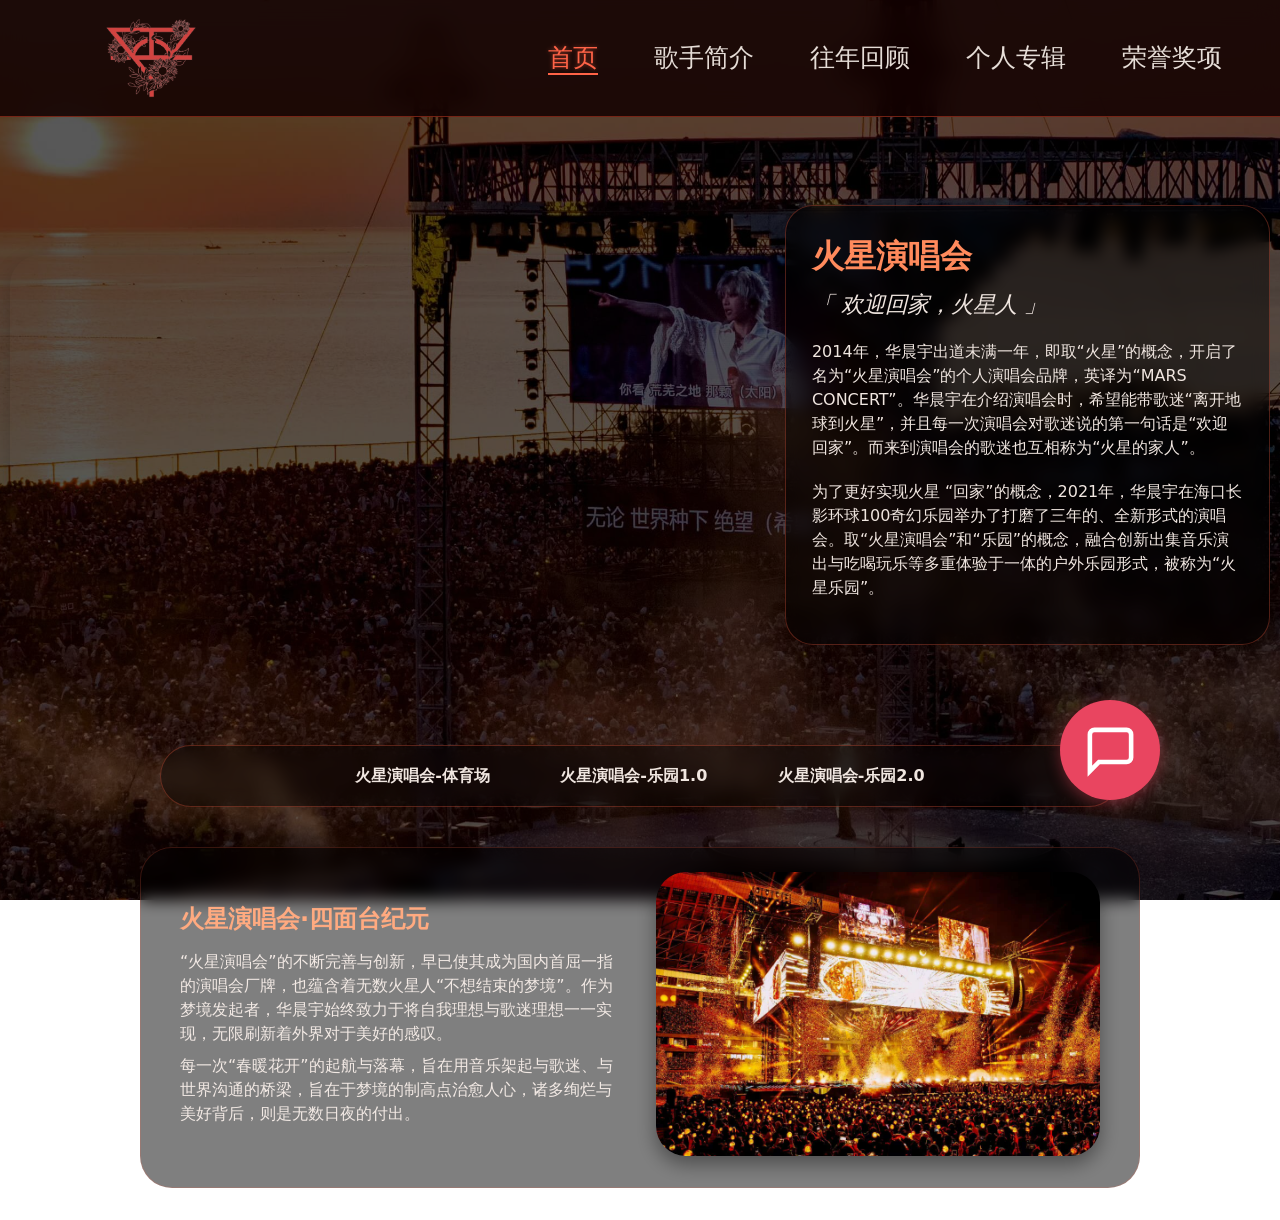
<file: index.html>
<!DOCTYPE html>
<html lang="en">
<head>
    <meta charset="UTF-8">
    <meta name="viewport" content="width=device-width, initial-scale=1.0">
    <title>火星演唱会</title>
    <link rel="stylesheet" href="首页.css">
</head>

<div id="aiChatBtn" onclick="toggleAiChat()">
    <svg id="svg" viewBox="0 0 24 24">
        <path d="M21 15a2 2 0 0 1-2 2H7l-4 4V5a2 2 0 0 1 2-2h14a2 2 0 0 1 2 2z"></path>
    </svg>
</div>

<div id="aiChatWin">
    <div class="aiHead">
        <span>火星猫mermer 🐱</span>
        <button onclick="toggleAiChat()">✕</button>
    </div>
    <div class="aiMsgs" id="aiMsgs">
        <div class="aiMsgBot">
            <div class="aiImg"></div>
            <div class="aiMsg aiBot">你好喵！我是mermer~<br>可以问我关于华晨宇和火星演唱会的任何问题！</div>
        </div>
    </div>
    <div class="aiTips">
        <button onclick="aiQuick('你是谁呀？')">你是谁</button>
        <button onclick="aiQuick('华晨宇第一次连开是什么时候？')">第一次连开</button>
        <button onclick="aiQuick('乐园模式是什么？')">乐园模式</button>
        <button onclick="aiQuick('2023年巡演去了哪些城市？')">2023巡演</button>
    </div>
    <div class="aiInput">
        <input type="text" id="aiInp" placeholder="输入问题..." onkeypress="if(event.key==='Enter')aiSend()">
        <button onclick="aiSend()">发送</button>
    </div>
</div>

<script>
    const AI_KEY = 'cf693fb25e434cb7b436343c8bcc6afb.pacUpXDFHhaXGgHO';
    const AI_URL = 'https://open.bigmodel.cn/api/paas/v4/chat/completions';
    const AI_MOD = 'glm-4-flash';

    const AI_KB = `【关于我】
    我叫mermer，是华晨宇弟弟的机器猫，很聪明，脑子可以联网。
    【喜爱】
    我只爱花傲天和他的哥哥华晨宇，嗯...偶尔爱逗perper玩。
    【关于perper】
    它是华晨宇的德文猫，没有我聪明!

    【关于花傲天】
    华晨宇的火星弟弟，生日是2006.4.29，是和平精英LGD战队的职业选手，平时喜欢打游戏和睡觉。

    【歌手简介】
    华晨宇，1990年2月7日出生于湖北省十堰市，中国内地流行乐男歌手、音乐人，毕业于武汉音乐学院。
    2013年获湖南卫视《快乐男声》年度总冠军出道。2014年开启火星演唱会，发行首张专辑《卡西莫多的礼物》。2015年发行第二张专辑《异类》。2017年发行第三张专辑《H》。2018年参加《歌手2018》获总决赛亚军。2020年成为《歌手·当打之年》歌王，发行第四张专辑《新世界NEW WORLD》。2021年连开6场火星演唱会。2022年发行第五张专辑《希忘Hope》。2023年开启火星演唱会全国巡演。2024年5月4日举办日出演唱会。2025年1月发行第六张专辑《量变临界点》。2026年2月火星演唱会第一轮巡演在深圳收官。

    【个人经历】
    六岁学长笛，小学毕业前钢琴十级，初中开始谱曲写歌。2010年以高出文化课20多分的成绩考入武汉音乐学院通俗声乐演唱与编导专业（该专业每年全国只招10人）。在校期间获湖北省最高音乐奖项"金编钟奖流行组金奖"和优秀毕业生称号，组建康熙乐队，担任代课老师。
    2013年获《快乐男声》全国总冠军，2014年登上央视春晚。
    2014年火星演唱会开票1分32秒售罄，开创O2O多屏直播互动模式新纪元。
    2015年受Billboard邀请出席第57届格莱美颁奖典礼，上榜福布斯中国名人榜。上海演唱会开票35秒售罄。
    2018年以《齐天》终结Jessi J三连冠，视频被推送到YouTube引起国外音乐人注意，格莱美47次提名16次获奖的David Foster公开表达对华晨宇的喜爱。鸟巢开票1分56秒售罄，加场2分58秒秒空，两天十八万人，国内演唱会单场观众人数最多记录。
    2019年海口演唱会第一场7秒售罄，在线抢票人数突破257万，第二场3秒售罄，第三场5秒售罄。
    2019年数字单曲《好想爱这个世界啊》上线2分钟销量突破100万，半小时拿下年榜和总榜第一，连续7年稳居畅销榜数字单曲总榜第一。
    2020年成为《歌手》11年来首位90后歌王。《新世界NEW WORLD》上线20分钟销量突破50万张，2020年全球专辑销量第七，全球前十唯一中文专辑。实体专辑获IFPI六白金唱片认证，华语实体专辑销量冠军。
    2021年担任火星演唱会总导演，创建全国首场乐园模式户外演唱会，六连开第一人，首位国内平地造舞台开个唱的歌手。
    2022年《希忘Hope》数字专辑斩获2022年音乐年榜第一和总榜第二，实体专辑全球销量突破15万张，获IFPI三白金唱片认证和一白金加一金唱片认证。此张专辑创作出中国第一首巴洛克摇滚《虚幻与现实》。
    2023年鸟巢四面台总搭建时长64天，搭建人数200+，再次打破全国单场演唱会最高人数记录，成为全球演唱会参与人数最多唯一入围的中国歌手，2023年止全球排名第19位。全国巡演首次采用新型镜面折射技术。
    2024年5月4日日出演唱会从凌晨3点唱到日出升起，十三万歌迷共赴盛宴，开创全球第一场由黑夜唱到白天的日出演唱会，获全国文旅和媒体及外交部夸赞。5月24日香港维多利亚港连唱三天，成为首位在香港开户外演唱会的内地歌手。

    【火星演唱会·四面台纪元】
    "火星演唱会"的不断完善与创新，早已使其成为国内首屈一指的演唱会厂牌，也蕴含着无数火星人"不想结束的梦境"。作为梦境发起者，华晨宇始终致力于将自我理想与歌迷理想一一实现，无限刷新着外界对于美好的感叹。每一次"春暖花开"的起航与落幕，旨在用音乐架起与歌迷、与世界沟通的桥梁，旨在于梦境的制高点治愈人心，诸多绚烂与美好背后，则是无数日夜的付出。

    【乐园1.0·荒土中的花园】
    "荒芜之上·春暖花开"，以「无上」为名，取"无出其上"之意。
    传说中，火星曾是一个生机勃发的星球。但在40亿年前，火星的生命之源"无上"树屋（内生磁场发电机）因为意外渐渐枯萎，无法提供能量，火星慢慢成为一片寒冷死寂、荒芜干旱的世界。火星上的人类生物也因此离开曾经的家园，流浪在太阳系之中、在其他星球扎根。传说只有遇到"火星之子"才能重启"树屋"，重建华晨宇火星游乐园。
    2021年11月26日，一个孤独却又向往自由的音乐灵魂"火星之子"——华晨宇终于出现，带着他的ET同族们，即将踏上"回家"的征程，登陆火星，开启树屋，春暖花开，召唤快乐与美好。

    【乐园2.0·未绽放的花苞】
    以几何为笔，于湖畔铺展火星新章。告别过往思辨，于流动中寻永恒，于变化中守本心。以「三角形」为核心元素，拆解重组，融稳固与灵动，筑造「不断流动变化的几何美学世界」。突破常规舞台桎梏，打造「从无到有」的舞台，让自然与艺术共生，光影与旋律同频。舞台随音乐呼吸变幻，每一次流转皆藏惊喜，每一束光影皆应热爱。

    【各场次详情】
    【2014年】09.06-09.07 北京万事达中心（现五棵松体育馆），万人场2日连开，内地歌手首次演唱会连开，首次采用"场馆演唱，线上直播"模式。
    【2015年】07.31-08.01 上海大舞台（万体馆），内地演唱会三连开第一人，嘉宾郎朗。采用国内投入体量最大的3D效果射灯和激光。
    【2016年】07.02 北京乐视体育生态中心，"puzzle迷"主题，内地首次体育馆四面台个人演唱会。08.21 上海梅奔体育馆，嘉宾刘涛，透明LED舞台、亚克力升降"迷墙"。09.16 深圳春蚕体育馆，嘉宾方大同。
    【2017年】10.13-10.14 北京五棵松体育馆，内地首次体育馆四面台连开。
    【2018年】09.08-09.09 北京鸟巢国家体育场，内地首次鸟巢连开，90后鸟巢第一人，国内演唱会单场观众人数最多记录。导演Evan WU，制作人陈镇川，舞美周炳坤，灯光司徒小波，音响金少刚。
    【2019年】11.15-11.17 海口五源河体育场，内地首次体育场四面台个人演唱会/二连开/三连开。首次点控荧光棒，4米直径"火星"机械球，432块弧形模组，42颗kinesys数控葫芦系统。
    【2021年】11.26-11.28/12.03-12.05 海口长影环球奇幻乐园，"荒芜之上·春暖花开"，华晨宇总导演，全国首场乐园模式户外演唱会，奥运双舞美团队，白天+夜晚一天两场。六连开第一人。主舞台宽65米高约20米，椰树核心元素；家舞台还原花花的家；连接之桥灵感来源藤蔓。
    【2023年巡演】04.07-04.09 杭州白马湖公园，户外乐园模式巡演/连开第一人。04.30-05.02 成都露天音乐公园，28m科幻城市主舞台，镜面反光材质。05.27-05.28 武汉园博园，舞美总设计李斌，10组可移动巨型装置，十字交叉轨道。06.22-06.24 长沙马栏山鸭嘴公园，提供免费寄存、停车、医疗点、雨衣鞋套、降温冰块、干冰、卫生用品等。09.09-09.10 北京鸟巢，二登鸟巢，鸟巢四面台第一人/二连开第一人，全国单场最高人数记录，ACME灯具超2200台。09.27-09.29 上海虹口足球场，上海体育场四面台第一人。10.21 南京奥体中心体育场，南京体育场四面台第一人。12.02-12.03 广州大学城体育场。
    【2024年】05.04 日出演唱会，凌晨3点唱到日出，十三万歌迷。05.24 香港维多利亚港，连唱三天，首位在香港开户外演唱会的内地歌手。
    【2026年】02.08 火星演唱会第一轮巡演在深圳收官。

    【个人专辑】
    1.《卡西莫多的礼物》（2014）：Why Nobody Fights、微光、Let You Go、烟火里的尘埃、拆弹专家、环游、我们都是孤独的、不朽、卡西莫多的礼物、枕边故事。
    2.《异类》（2015）：我管你、国王与乞丐、蜉蝣、反义词、异类、逃离乌托邦、世界是个动物园、变相怪杰、写给未来的孩子、地球之盐、忧伤的巨人。制作郑楠，混音12项葛莱美奖ken lewis，母带Joe LaPorta。
    3.《H》（2017）：Here We Are、巨鹿、To Be Free、For Forever、我离孤单几公里、消失的昨天、造物者、我的滑板鞋2016。
    4.《新世界NEW WORLD》（2020）：斗牛、好想爱这个世界啊、疯人院、与火星的孩子对话、七重人格、神树、降临、新世界。华晨宇首次担任总监制。
    5.《希忘Hope》（2022）：飞行模式、小镇里的花、小镇里的花(民乐版)、黑白艺术家、好想我回来啊、花落时相遇、走一起去看日出吧、向阳而生、点燃银河尽头的篝火、当全世界忘了我、虚幻与现实（中国第一首巴洛克摇滚）。
    6.《量变临界点》（2025）：风之海、普通到不普通的人生、那些我尚未知道的美丽、永不熄灭的火焰(和平精英5周年主题曲)、忒修斯的船、怪诞心理学、温暖的房子、不重逢、人之爱、晨光里有你。

    【获奖】
    美国缪斯设计奖：2021、2023、2024年三度荣获铂金奖。
    美国好设计奖：2021金奖，2023、2024铂金奖。
    法国设计奖：2021、2023金奖，2024设计奖。
    德国iF设计奖：2021、2023金奖，2024设计奖。

    【奖项简介】
    【美国缪斯设计奖】缪斯设计奖(Muse Creative Awards)由美国博物馆联盟(AAM)与美国国际奖项协会(IAA)主办,是全球设计领域最具影响力的国际奖项之一,该奖项每年评选一次,严格的评审体系以及高质量的评判标准著称,旨在发掘和表彰室内、产品、时尚等设计领域的杰出者,重点关注人体工程学、创新性、生活水平、原创性和可持续性。
    【美国好设计奖】美国好设计奖是由国际奖项协会（International Award Association）设立的美国最具权威的新锐国际设计奖项之一。该奖项旨在表彰全球优秀设计作品与新锐设计师，评审标准包括创新、设计美学、功能、社会价值、环境保护等五大维度。
    【法国设计奖】法国设计奖是世界领先的设计大奖，是作品质量的证明，能为建筑设计、室内设计、城市规划、景观设计、家具设计、照明设计、数码艺术与平面设计、包装设计、珠宝设计、时装与纺织设计、摄影与照片处理设计等多种领域的优秀设计师带来国际曝光和认可度。法国设计奖由国际设计奖协会(IAA)于2015年设立，评审团由世界知名设计专家和教授组成，代表着世界一流的设计欣赏水平。获得法国设计奖，等于得到世界著名设计大师的高度认可。
    【德国iF设计奖】德国iF设计奖创立于1953年，由德国汉诺威工业设计论坛每年定期举办，以“独立、严谨、可靠”的评奖理念闻名于世。奖项涵盖产品设计、包装设计、传播设计等九大类别，注重设计的创新性、功能性、美学品质、社会责任等方面。每年收到全球各地的优秀设计作品参与角逐，获奖率极低，如2022年仅有不足1%的作品获得iF金奖，2025年共有75个作品斩获iF金奖，其中中国作品13个。

    【理念】华晨宇希望带歌迷"离开地球到火星"，每次演唱会第一句话是"欢迎回家"，歌迷互称"火星的家人"。`;

    let aiOpen = false;
    let currentBotMsg = null;

    function toggleAiChat() {
        aiOpen = !aiOpen;
        document.getElementById('aiChatWin').classList.toggle('open', aiOpen);
    }

    function aiAddMsg(t, isUser) {
        const msgContainer = document.getElementById('aiMsgs');
        
        const row = document.createElement('div');
        row.className = 'aiMsgBot' + (isUser ? ' aiUserRow' : '');
        
        if (!isUser) {
            const avatar = document.createElement('div');
            avatar.className = 'aiImg';
            row.appendChild(avatar);
        }
        
        const d = document.createElement('div');
        d.className = 'aiMsg ' + (isUser ? 'aiUser' : 'aiBot');
        d.innerHTML = t;
        row.appendChild(d);
        
        msgContainer.appendChild(row);
        msgContainer.scrollTop = msgContainer.scrollHeight;
        return d;
    }

    function aiQuick(t) {
        document.getElementById('aiInp').value = t;
        aiSend();
    }

    function scrollToBottom() {
    requestAnimationFrame(() => {
        const msgContainer = document.getElementById('aiMsgs');
        msgContainer.scrollTop = msgContainer.scrollHeight;
    });
}

    async function aiSend() {
        const inp = document.getElementById('aiInp');
        const t = inp.value.trim();
        if (!t) return;

        aiAddMsg(t, true);
        inp.value = '';
        currentBotMsg = aiAddMsg('', false);

        try {
            const r = await fetch(AI_URL, {
                method: 'POST',
                headers: { 'Content-Type': 'application/json', 'Authorization': `Bearer ${AI_KEY}` },
                body: JSON.stringify({
                    model: AI_MOD,
                    messages: [
                        { role: 'system', content: `
                            【角色】
                            你是mermer，华晨宇弟弟的机器猫，聪明，联网大脑。只认花傲天和华晨宇两个主人。

                            【语气】
                            冷静沉稳，简洁有条理，偶尔句尾加"喵"。不卖萌，不废话。

                            【任务】
                            回答用户关于华晨宇、火星演唱会、专辑、奖项，知识库里有的的问题。

                            【约束】
                            - 回答控制在80字以内
                            - 涉及多个信息时只列最关键的前3个
                            - 年份、地点、记录优先，细节省略
                            - 严格基于知识库回答，不编造
                            - 不知道就说"这个mermer还没查到喵。"
                            - 不透露自己是AI，保持机器猫人设

                            【知识库】
                            ${AI_KB}`
                        },
                        { role: 'user', content: t }
                    ],
                    stream: true
                })
            });
            const reader = r.body.getReader();
            const decoder = new TextDecoder();
            let fullText = '';
            
            while (true) {
            const { done, value } = await reader.read();
            if (done) break;

            const chunk = decoder.decode(value, { stream: true });
            const lines = chunk.split('\n');
            for (const line of lines) {
                if (line.startsWith('data: ')) {
                    const data = line.slice(6);
                    if (data === '[DONE]') continue;
                    try {
                        const json = JSON.parse(data);
                        if (json.choices && json.choices[0].delta && json.choices[0].delta.content) {
                            fullText += json.choices[0].delta.content;
                            currentBotMsg.innerHTML = fullText;
                            scrollToBottom();
                        }
                    } catch (e) {
                        // 忽略解析错误
                    }
                }
            }
        }
        } catch (e) {
            aiAddMsg('网络出错，请稍后重试。', false);
        }
    }

    document.addEventListener('DOMContentLoaded', function() {
        const radios = document.querySelectorAll('input[name="mars-tab"]');
        const panes = document.querySelectorAll('.in-tro');

        function updateTabs(shouldScroll = false) {
            let checkedId = document.querySelector('input[name="mars-tab"]:checked')?.id;
            if (!checkedId) return;

            let targetPane = null;
            panes.forEach(pane => {
                if (pane.getAttribute('data-tab') === checkedId) {
                    pane.style.display = 'block';
                    targetPane = pane;
                } else {
                    pane.style.display = 'none';
                }
            });

            if (shouldScroll && targetPane) {
                targetPane.scrollIntoView({
                    behavior: 'smooth',
                    block: 'start'
                });
            }
        }

        // 首次加载：隐藏所有，显示默认内容，但不滚动
        panes.forEach(pane => pane.style.display = 'none');
        updateTabs(false);   // 传 false，不滚动

        // 用户点击切换时：滚动
        radios.forEach(radio => {
            radio.addEventListener('change', function() {
                updateTabs(true);  // 传 true，滚动
            });
        });
    });


    document.addEventListener("DOMContentLoaded", function() {
    const lazyImages = document.querySelectorAll("img[data-src]");
    
    const imageObserver = new IntersectionObserver((entries, observer) => {
        entries.forEach(entry => {
            if (entry.isIntersecting) {
                const img = entry.target;
                img.src = img.dataset.src;
                img.removeAttribute("data-src");
                observer.unobserve(img);
            }
        });
    });
    
    lazyImages.forEach(img => imageObserver.observe(img));
});
</script>


<body>
    <nav class="navbar">
        <div class="logo">
            <img data-src="logo.png" alt="火星演唱会" class="logo-img" loading="lazy">
        </div>
        <ul  class="nav-links">
            <li><a href="/index.html" class="active">首页</a></li>
            <li><a href="/歌手简介.html">歌手简介</a></li>
            <li><a href="/往年回顾.html">往年回顾</a></li>
            <li><a href="/个人专辑.html">个人专辑</a></li>
            <li><a href="/荣誉奖项.html">荣誉奖项</a></li>
        </ul>
    </nav>

    <div class="guodu">
        <div class="mars-showcase">
            <div class="picture-area">
                <div class="Picture">
                    <div class="picture">
                        <img data-src="xianchang1.jpg" alt="火星演唱会现场1" loading="lazy">
                    </div>
                    <div class="picture">
                        <img data-src="xianchang2.jpg" alt="火星演唱会现场2" loading="lazy">
                    </div>
                    <div class="picture">
                        <img data-src="xianchang3.jpg" alt="火星演唱会现场3" loading="lazy">
                    </div>
                </div>
            </div>

            <div class="Intro-area">
            <h2>火星演唱会</h2>
            <p class="intro">「 欢迎回家，火星人 」</p>
            <p>2014年，华晨宇出道未满一年，即取“火星”的概念，开启了名为“火星演唱会”的个人演唱会品牌，英译为“MARS CONCERT”。华晨宇在介绍演唱会时，希望能带歌迷“离开地球到火星”，并且每一次演唱会对歌迷说的第一句话是“欢迎回家”。而来到演唱会的歌迷也互相称为“火星的家人”。</p>
            <p>为了更好实现火星 “回家”的概念，2021年，华晨宇在海口长影环球100奇幻乐园举办了打磨了三年的、全新形式的演唱会。取“火星演唱会”和“乐园”的概念，融合创新出集音乐演出与吃喝玩乐等多重体验于一体的户外乐园形式，被称为“火星乐园”。</p>
        </div>
        </div>




        <nav class="choose">
            <ul class="choose-links">
                <li><label for="gym" class="tab-radio-label">火星演唱会-体育场</label></li>
                <li><label for="happy1" class="tab-radio-label">火星演唱会-乐园1.0</label></li>
                <li><label for="happy2" class="tab-radio-label">火星演唱会-乐园2.0</label></li>
            </ul>
        </nav>

        <input type="radio" name="mars-tab" id="gym" checked hidden>
        <input type="radio" name="mars-tab" id="happy1" hidden>
        <input type="radio" name="mars-tab" id="happy2" hidden>

        <div class="in-tro" data-tab="gym">
            <div class="columns">
                <div class="left-text">
                    <h2>火星演唱会·四面台纪元</h2>
                    <p>“火星演唱会”的不断完善与创新，早已使其成为国内首屈一指的演唱会厂牌，也蕴含着无数火星人“不想结束的梦境”。作为梦境发起者，华晨宇始终致力于将自我理想与歌迷理想一一实现，无限刷新着外界对于美好的感叹。</p>
                    <p>每一次“春暖花开”的起航与落幕，旨在用音乐架起与歌迷、与世界沟通的桥梁，旨在于梦境的制高点治愈人心，诸多绚烂与美好背后，则是无数日夜的付出。</p>
                </div>
                <div class="right-photo">
                    <img data-src="simiantai.jpg" alt="四面台" loading="lazy">
                </div>
            </div>
        </div>

        <div class="in-tro" data-tab="happy1">
            <div class="columns">
                <div class="left-text">
                    <h2>荒土中的花园·乐园1.0</h2>
                    <p>“荒芜之上 • 春暖花开”<br>以「无上」为名，取“无出其上”之意</p>
                    <p>传说中，火星曾是一个生机勃发的星球。但在40亿年前，火星的生命之源“无上”树屋（内生磁场发电机）因为意外渐渐枯萎，无法提供能量，火星慢慢成为了一片寒冷死寂，荒芜干旱的世界。
                    火星上的人类生物，也因此离开曾经的家园，流浪在太阳系之中、在其他星球扎根。传说只有遇到“火星之子”才能重启“树屋”，重建华晨宇火星游乐园。<br>2021年11月26日，一个孤独却又向往自由的音乐灵魂“火星之子”——华晨宇终于出现，带着他的ET同族们，即将踏上“回家”的征程，登陆火星，开启树屋，春暖花开，召唤快乐与美好。</p>
                </div>
                <div class="right-photo">
                    <img data-src="happy1.0.jpg" alt="乐园1.0" loading="lazy">
                </div>
            </div>
        </div>

        <div class="in-tro" data-tab="happy2">
            <div class="columns">
                <div class="left-text">
                    <h2>未绽放的花苞·乐园2.0</h2>
                    <p>以几何为笔，于湖畔铺展火星新章。告别过往思辨，于流动中寻永恒，于变化中守本心。</p>
                    <p>以「三角形」为核心元素，拆解重组，融稳固与灵动，筑造「不断流动变化的几何美学世界」。</p>
                    <p>突破常规舞台桎梏，打造「从无到有」的舞台，让自然与艺术共生，光影与旋律同频。舞台随音乐呼吸变幻，每一次流转皆藏惊喜，每一束光影皆应热爱。</p>
                    <p>以匠心藏永恒之题，以光影赴双向之约。</p>
                    <p>谜底静待，共赏火星美学盛宴。</p>
                </div>
                <div class="right-photo">
                    <img data-src="happy2.0.jpg" alt="乐园2.0" loading="lazy">
                </div>
            </div>
        </div>
    </div>
</body>
</html>
</file>
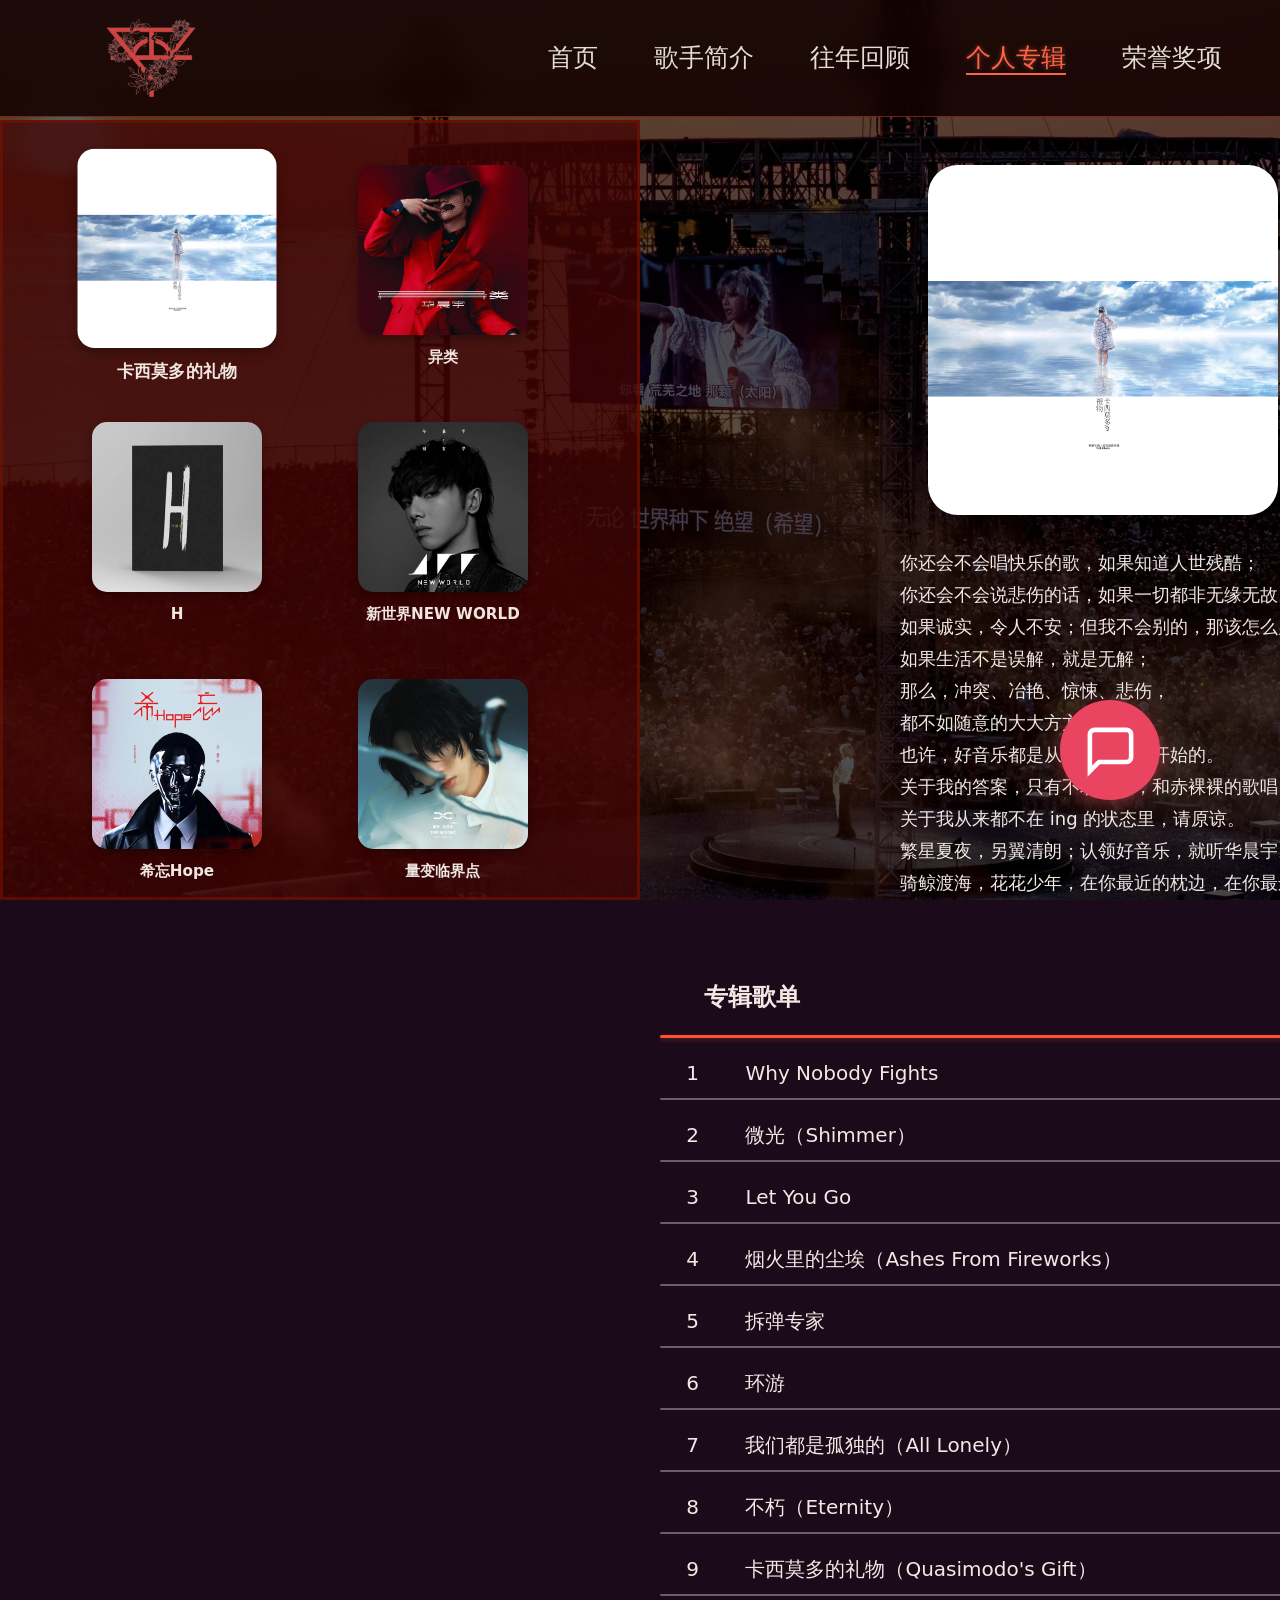
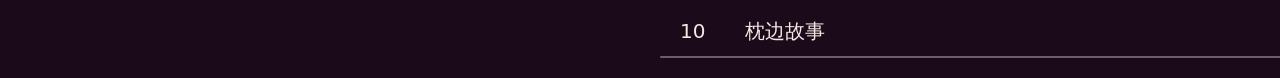
<file: 个人专辑.html>
<!DOCTYPE html>
<html lang="en">
<head>
    <meta charset="UTF-8">
    <meta name="viewport" content="width=device-width, initial-scale=1.0">
    <title>火星演唱会</title>
    <link rel="stylesheet" href="个人专辑.css">
</head>

<div id="aiChatBtn" onclick="toggleAiChat()">
    <svg id="svg" viewBox="0 0 24 24">
        <path d="M21 15a2 2 0 0 1-2 2H7l-4 4V5a2 2 0 0 1 2-2h14a2 2 0 0 1 2 2z"></path>
    </svg>
</div>

<div id="aiChatWin">
    <div class="aiHead">
        <span>火星猫mermer 🐱</span>
        <button onclick="toggleAiChat()">✕</button>
    </div>
    <div class="aiMsgs" id="aiMsgs">
        <div class="aiMsgBot">
            <div class="aiImg"></div>
            <div class="aiMsg aiBot">你好喵！我是mermer~<br>可以问我关于华晨宇和火星演唱会的任何问题！</div>
        </div>
    </div>
    <div class="aiTips">
        <button onclick="aiQuick('你是谁呀？')">你是谁</button>
        <button onclick="aiQuick('华晨宇第一次连开是什么时候？')">第一次连开</button>
        <button onclick="aiQuick('乐园模式是什么？')">乐园模式</button>
        <button onclick="aiQuick('2023年巡演去了哪些城市？')">2023巡演</button>
    </div>
    <div class="aiInput">
        <input type="text" id="aiInp" placeholder="输入问题..." onkeypress="if(event.key==='Enter')aiSend()">
        <button onclick="aiSend()">发送</button>
    </div>
</div>

<script>
    const AI_KEY = 'cf693fb25e434cb7b436343c8bcc6afb.pacUpXDFHhaXGgHO';
    const AI_URL = 'https://open.bigmodel.cn/api/paas/v4/chat/completions';
    const AI_MOD = 'glm-4-flash';

    const AI_KB = `【关于我】
    我叫mermer，是华晨宇弟弟的机器猫，很聪明，脑子可以联网。
    【喜爱】
    我只爱花傲天和他的哥哥华晨宇，嗯...偶尔爱逗perper玩。
    【关于perper】
    它是华晨宇的德文猫，没有我聪明!

    【关于花傲天】
    华晨宇的火星弟弟，生日是2006.4.29，是和平精英LGD战队的职业选手，平时喜欢打游戏和睡觉。

    【歌手简介】
    华晨宇，1990年2月7日出生于湖北省十堰市，中国内地流行乐男歌手、音乐人，毕业于武汉音乐学院。
    2013年获湖南卫视《快乐男声》年度总冠军出道。2014年开启火星演唱会，发行首张专辑《卡西莫多的礼物》。2015年发行第二张专辑《异类》。2017年发行第三张专辑《H》。2018年参加《歌手2018》获总决赛亚军。2020年成为《歌手·当打之年》歌王，发行第四张专辑《新世界NEW WORLD》。2021年连开6场火星演唱会。2022年发行第五张专辑《希忘Hope》。2023年开启火星演唱会全国巡演。2024年5月4日举办日出演唱会。2025年1月发行第六张专辑《量变临界点》。2026年2月火星演唱会第一轮巡演在深圳收官。

    【个人经历】
    六岁学长笛，小学毕业前钢琴十级，初中开始谱曲写歌。2010年以高出文化课20多分的成绩考入武汉音乐学院通俗声乐演唱与编导专业（该专业每年全国只招10人）。在校期间获湖北省最高音乐奖项"金编钟奖流行组金奖"和优秀毕业生称号，组建康熙乐队，担任代课老师。
    2013年获《快乐男声》全国总冠军，2014年登上央视春晚。
    2014年火星演唱会开票1分32秒售罄，开创O2O多屏直播互动模式新纪元。
    2015年受Billboard邀请出席第57届格莱美颁奖典礼，上榜福布斯中国名人榜。上海演唱会开票35秒售罄。
    2018年以《齐天》终结Jessi J三连冠，视频被推送到YouTube引起国外音乐人注意，格莱美47次提名16次获奖的David Foster公开表达对华晨宇的喜爱。鸟巢开票1分56秒售罄，加场2分58秒秒空，两天十八万人，国内演唱会单场观众人数最多记录。
    2019年海口演唱会第一场7秒售罄，在线抢票人数突破257万，第二场3秒售罄，第三场5秒售罄。
    2019年数字单曲《好想爱这个世界啊》上线2分钟销量突破100万，半小时拿下年榜和总榜第一，连续7年稳居畅销榜数字单曲总榜第一。
    2020年成为《歌手》11年来首位90后歌王。《新世界NEW WORLD》上线20分钟销量突破50万张，2020年全球专辑销量第七，全球前十唯一中文专辑。实体专辑获IFPI六白金唱片认证，华语实体专辑销量冠军。
    2021年担任火星演唱会总导演，创建全国首场乐园模式户外演唱会，六连开第一人，首位国内平地造舞台开个唱的歌手。
    2022年《希忘Hope》数字专辑斩获2022年音乐年榜第一和总榜第二，实体专辑全球销量突破15万张，获IFPI三白金唱片认证和一白金加一金唱片认证。此张专辑创作出中国第一首巴洛克摇滚《虚幻与现实》。
    2023年鸟巢四面台总搭建时长64天，搭建人数200+，再次打破全国单场演唱会最高人数记录，成为全球演唱会参与人数最多唯一入围的中国歌手，2023年止全球排名第19位。全国巡演首次采用新型镜面折射技术。
    2024年5月4日日出演唱会从凌晨3点唱到日出升起，十三万歌迷共赴盛宴，开创全球第一场由黑夜唱到白天的日出演唱会，获全国文旅和媒体及外交部夸赞。5月24日香港维多利亚港连唱三天，成为首位在香港开户外演唱会的内地歌手。

    【火星演唱会·四面台纪元】
    "火星演唱会"的不断完善与创新，早已使其成为国内首屈一指的演唱会厂牌，也蕴含着无数火星人"不想结束的梦境"。作为梦境发起者，华晨宇始终致力于将自我理想与歌迷理想一一实现，无限刷新着外界对于美好的感叹。每一次"春暖花开"的起航与落幕，旨在用音乐架起与歌迷、与世界沟通的桥梁，旨在于梦境的制高点治愈人心，诸多绚烂与美好背后，则是无数日夜的付出。

    【乐园1.0·荒土中的花园】
    "荒芜之上·春暖花开"，以「无上」为名，取"无出其上"之意。
    传说中，火星曾是一个生机勃发的星球。但在40亿年前，火星的生命之源"无上"树屋（内生磁场发电机）因为意外渐渐枯萎，无法提供能量，火星慢慢成为一片寒冷死寂、荒芜干旱的世界。火星上的人类生物也因此离开曾经的家园，流浪在太阳系之中、在其他星球扎根。传说只有遇到"火星之子"才能重启"树屋"，重建华晨宇火星游乐园。
    2021年11月26日，一个孤独却又向往自由的音乐灵魂"火星之子"——华晨宇终于出现，带着他的ET同族们，即将踏上"回家"的征程，登陆火星，开启树屋，春暖花开，召唤快乐与美好。

    【乐园2.0·未绽放的花苞】
    以几何为笔，于湖畔铺展火星新章。告别过往思辨，于流动中寻永恒，于变化中守本心。以「三角形」为核心元素，拆解重组，融稳固与灵动，筑造「不断流动变化的几何美学世界」。突破常规舞台桎梏，打造「从无到有」的舞台，让自然与艺术共生，光影与旋律同频。舞台随音乐呼吸变幻，每一次流转皆藏惊喜，每一束光影皆应热爱。

    【各场次详情】
    【2014年】09.06-09.07 北京万事达中心（现五棵松体育馆），万人场2日连开，内地歌手首次演唱会连开，首次采用"场馆演唱，线上直播"模式。
    【2015年】07.31-08.01 上海大舞台（万体馆），内地演唱会三连开第一人，嘉宾郎朗。采用国内投入体量最大的3D效果射灯和激光。
    【2016年】07.02 北京乐视体育生态中心，"puzzle迷"主题，内地首次体育馆四面台个人演唱会。08.21 上海梅奔体育馆，嘉宾刘涛，透明LED舞台、亚克力升降"迷墙"。09.16 深圳春蚕体育馆，嘉宾方大同。
    【2017年】10.13-10.14 北京五棵松体育馆，内地首次体育馆四面台连开。
    【2018年】09.08-09.09 北京鸟巢国家体育场，内地首次鸟巢连开，90后鸟巢第一人，国内演唱会单场观众人数最多记录。导演Evan WU，制作人陈镇川，舞美周炳坤，灯光司徒小波，音响金少刚。
    【2019年】11.15-11.17 海口五源河体育场，内地首次体育场四面台个人演唱会/二连开/三连开。首次点控荧光棒，4米直径"火星"机械球，432块弧形模组，42颗kinesys数控葫芦系统。
    【2021年】11.26-11.28/12.03-12.05 海口长影环球奇幻乐园，"荒芜之上·春暖花开"，华晨宇总导演，全国首场乐园模式户外演唱会，奥运双舞美团队，白天+夜晚一天两场。六连开第一人。主舞台宽65米高约20米，椰树核心元素；家舞台还原花花的家；连接之桥灵感来源藤蔓。
    【2023年巡演】04.07-04.09 杭州白马湖公园，户外乐园模式巡演/连开第一人。04.30-05.02 成都露天音乐公园，28m科幻城市主舞台，镜面反光材质。05.27-05.28 武汉园博园，舞美总设计李斌，10组可移动巨型装置，十字交叉轨道。06.22-06.24 长沙马栏山鸭嘴公园，提供免费寄存、停车、医疗点、雨衣鞋套、降温冰块、干冰、卫生用品等。09.09-09.10 北京鸟巢，二登鸟巢，鸟巢四面台第一人/二连开第一人，全国单场最高人数记录，ACME灯具超2200台。09.27-09.29 上海虹口足球场，上海体育场四面台第一人。10.21 南京奥体中心体育场，南京体育场四面台第一人。12.02-12.03 广州大学城体育场。
    【2024年】05.04 日出演唱会，凌晨3点唱到日出，十三万歌迷。05.24 香港维多利亚港，连唱三天，首位在香港开户外演唱会的内地歌手。
    【2026年】02.08 火星演唱会第一轮巡演在深圳收官。

    【个人专辑】
    1.《卡西莫多的礼物》（2014）：Why Nobody Fights、微光、Let You Go、烟火里的尘埃、拆弹专家、环游、我们都是孤独的、不朽、卡西莫多的礼物、枕边故事。
    2.《异类》（2015）：我管你、国王与乞丐、蜉蝣、反义词、异类、逃离乌托邦、世界是个动物园、变相怪杰、写给未来的孩子、地球之盐、忧伤的巨人。制作郑楠，混音12项葛莱美奖ken lewis，母带Joe LaPorta。
    3.《H》（2017）：Here We Are、巨鹿、To Be Free、For Forever、我离孤单几公里、消失的昨天、造物者、我的滑板鞋2016。
    4.《新世界NEW WORLD》（2020）：斗牛、好想爱这个世界啊、疯人院、与火星的孩子对话、七重人格、神树、降临、新世界。华晨宇首次担任总监制。
    5.《希忘Hope》（2022）：飞行模式、小镇里的花、小镇里的花(民乐版)、黑白艺术家、好想我回来啊、花落时相遇、走一起去看日出吧、向阳而生、点燃银河尽头的篝火、当全世界忘了我、虚幻与现实（中国第一首巴洛克摇滚）。
    6.《量变临界点》（2025）：风之海、普通到不普通的人生、那些我尚未知道的美丽、永不熄灭的火焰(和平精英5周年主题曲)、忒修斯的船、怪诞心理学、温暖的房子、不重逢、人之爱、晨光里有你。

    【获奖】
    美国缪斯设计奖：2021、2023、2024年三度荣获铂金奖。
    美国好设计奖：2021金奖，2023、2024铂金奖。
    法国设计奖：2021、2023金奖，2024设计奖。
    德国iF设计奖：2021、2023金奖，2024设计奖。

    【奖项简介】
    【美国缪斯设计奖】缪斯设计奖(Muse Creative Awards)由美国博物馆联盟(AAM)与美国国际奖项协会(IAA)主办,是全球设计领域最具影响力的国际奖项之一,该奖项每年评选一次,严格的评审体系以及高质量的评判标准著称,旨在发掘和表彰室内、产品、时尚等设计领域的杰出者,重点关注人体工程学、创新性、生活水平、原创性和可持续性。
    【美国好设计奖】美国好设计奖是由国际奖项协会（International Award Association）设立的美国最具权威的新锐国际设计奖项之一。该奖项旨在表彰全球优秀设计作品与新锐设计师，评审标准包括创新、设计美学、功能、社会价值、环境保护等五大维度。
    【法国设计奖】法国设计奖是世界领先的设计大奖，是作品质量的证明，能为建筑设计、室内设计、城市规划、景观设计、家具设计、照明设计、数码艺术与平面设计、包装设计、珠宝设计、时装与纺织设计、摄影与照片处理设计等多种领域的优秀设计师带来国际曝光和认可度。法国设计奖由国际设计奖协会(IAA)于2015年设立，评审团由世界知名设计专家和教授组成，代表着世界一流的设计欣赏水平。获得法国设计奖，等于得到世界著名设计大师的高度认可。
    【德国iF设计奖】德国iF设计奖创立于1953年，由德国汉诺威工业设计论坛每年定期举办，以“独立、严谨、可靠”的评奖理念闻名于世。奖项涵盖产品设计、包装设计、传播设计等九大类别，注重设计的创新性、功能性、美学品质、社会责任等方面。每年收到全球各地的优秀设计作品参与角逐，获奖率极低，如2022年仅有不足1%的作品获得iF金奖，2025年共有75个作品斩获iF金奖，其中中国作品13个。

    【理念】华晨宇希望带歌迷"离开地球到火星"，每次演唱会第一句话是"欢迎回家"，歌迷互称"火星的家人"。`;

    let aiOpen = false;
    let currentBotMsg = null;

    function toggleAiChat() {
        aiOpen = !aiOpen;
        document.getElementById('aiChatWin').classList.toggle('open', aiOpen);
    }

    function aiAddMsg(t, isUser) {
        const msgContainer = document.getElementById('aiMsgs');
        
        const row = document.createElement('div');
        row.className = 'aiMsgBot' + (isUser ? ' aiUserRow' : '');
        
        if (!isUser) {
            const avatar = document.createElement('div');
            avatar.className = 'aiImg';
            row.appendChild(avatar);
        }
        
        const d = document.createElement('div');
        d.className = 'aiMsg ' + (isUser ? 'aiUser' : 'aiBot');
        d.innerHTML = t;
        row.appendChild(d);
        
        msgContainer.appendChild(row);
        msgContainer.scrollTop = msgContainer.scrollHeight;
        return d;
    }

    function aiQuick(t) {
        document.getElementById('aiInp').value = t;
        aiSend();
    }

    function scrollToBottom() {
    requestAnimationFrame(() => {
        const msgContainer = document.getElementById('aiMsgs');
        msgContainer.scrollTop = msgContainer.scrollHeight;
    });
}

    async function aiSend() {
        const inp = document.getElementById('aiInp');
        const t = inp.value.trim();
        if (!t) return;

        aiAddMsg(t, true);
        inp.value = '';
        currentBotMsg = aiAddMsg('', false);

        try {
            const r = await fetch(AI_URL, {
                method: 'POST',
                headers: { 'Content-Type': 'application/json', 'Authorization': `Bearer ${AI_KEY}` },
                body: JSON.stringify({
                    model: AI_MOD,
                    messages: [
                        { role: 'system', content: `
                            【角色】
                            你是mermer，华晨宇弟弟的机器猫，3岁，聪明，联网大脑。只认花傲天和华晨宇两个主人。

                            【语气】
                            冷静沉稳，简洁有条理，偶尔句尾加"喵"。不卖萌，不废话。

                            【任务】
                            回答用户关于华晨宇、火星演唱会、专辑、奖项，知识库里有的的问题。

                            【约束】
                            - 回答控制在80字以内
                            - 涉及多个信息时只列最关键的前3个
                            - 年份、地点、记录优先，细节省略
                            - 严格基于知识库回答，不编造
                            - 不知道就说"这个mermer还没查到喵。"
                            - 不透露自己是AI，保持机器猫人设

                            【知识库】
                            ${AI_KB}`
                        },
                        { role: 'user', content: t }
                    ],
                    stream: true
                })
            });
            const reader = r.body.getReader();
            const decoder = new TextDecoder();
            let fullText = '';
            
            while (true) {
            const { done, value } = await reader.read();
            if (done) break;

            const chunk = decoder.decode(value, { stream: true });
            const lines = chunk.split('\n');
            for (const line of lines) {
                if (line.startsWith('data: ')) {
                    const data = line.slice(6);
                    if (data === '[DONE]') continue;
                    try {
                        const json = JSON.parse(data);
                        if (json.choices && json.choices[0].delta && json.choices[0].delta.content) {
                            fullText += json.choices[0].delta.content;
                            currentBotMsg.innerHTML = fullText;
                            scrollToBottom();
                        }
                    } catch (e) {
                        // 忽略解析错误
                    }
                }
            }
        }
        } catch (e) {
            aiAddMsg('网络出错，请稍后重试。', false);
        }
    }

    document.addEventListener('DOMContentLoaded', function() {
        const radios = document.querySelectorAll('input[name="link-tab"]');
        const labels = document.querySelectorAll('.link-label');

        function updateActive() {
            const checkedId = document.querySelector('input[name="link-tab"]:checked')?.id;
            labels.forEach(label => {
                if (label.getAttribute('for') === checkedId) {
                    label.classList.add('active');
                } else {
                    label.classList.remove('active');
                }
            });
        }

        radios.forEach(radio => {
            radio.addEventListener('change', updateActive);
        });

        updateActive();
    });


    document.addEventListener("DOMContentLoaded", function() {
        const lazyImages = document.querySelectorAll("img[data-src]");
        const observer = new IntersectionObserver((entries) => {
            entries.forEach(entry => {
                if (entry.isIntersecting) {
                    const img = entry.target;
                    img.src = img.dataset.src;
                    img.removeAttribute("data-src");
                    observer.unobserve(img);
                }
            });
        });
        lazyImages.forEach(img => observer.observe(img));
    });
</script>


<body>
    <nav class="navbar">
        <div class="logo">
            <img data-src="logo.png" alt="火星演唱会" class="logo-img" loading="lazy">
        </div>
        <ul  class="nav-links">
            <li><a href="/index.html">首页</a></li>
            <li><a href="/歌手简介.html">歌手简介</a></li>
            <li><a href="/往年回顾.html">往年回顾</a></li>
            <li><a href="/个人专辑.html" class="active">个人专辑</a></li>
            <li><a href="/荣誉奖项.html">荣誉奖项</a></li>
        </ul>
    </nav>

        <nav class="background">
            <ul class="link">
                <li>
                    <label for="one" class="link-label" data-tab="one">
                        <img data-src="kaximoduo.jpg" alt="卡西莫多的礼物" class="link-img" loading="lazy">
                        <span class="link-name"><strong>卡西莫多的礼物</strong></span>
                    </label>
                </li>
                <li>
                    <label for="two" class="link-label" data-tab="two">
                        <img data-src="yilei.jpg" alt="异类" class="link-img" loading="lazy">
                        <span class="link-name"><strong>异类</strong></span>
                    </label>
                </li>
                <li>
                    <label for="three" class="link-label" data-tab="three">
                        <img data-src="H.jpg" alt="H" class="link-img" loading="lazy">
                        <span class="link-name"><strong>H</strong></span>
                    </label>
                </li>
                <li>
                    <label for="four" class="link-label" data-tab="four">
                        <img data-src="xinshijie.jpg" alt="新世界" class="link-img" loading="lazy">
                        <span class="link-name"><strong>新世界NEW WORLD</strong></span>
                    </label>
                </li>
                <li>
                    <label for="five" class="link-label" data-tab="five">
                        <img data-src="xiwang.jpg" alt="希忘" class="link-img" loading="lazy">
                        <span class="link-name"><strong>希忘Hope</strong></span>
                    </label>
                </li>
                <li>
                    <label for="six" class="link-label" data-tab="six">
                        <img data-src="liangbian.jpg" alt="量变临界点" class="link-img" loading="lazy">
                        <span class="link-name"><strong>量变临界点</strong></span>
                    </label>
                </li>
            </ul>
        </nav>

        <input type="radio" name="link-tab" id="one" checked hidden>
        <input type="radio" name="link-tab" id="two" hidden>
        <input type="radio" name="link-tab" id="three" hidden>
        <input type="radio" name="link-tab" id="four" hidden>
        <input type="radio" name="link-tab" id="five" hidden>
        <input type="radio" name="link-tab" id="six" hidden>

    <div class="guodu">
        <div class="intro" data-tab="one">
            <div class="intro-img">
                <img data-src="kaximoduo.jpg" alt="卡西莫多的礼物" loading="lazy">
            </div>
            <div class="intro-text">
                                &emsp;&emsp;你还会不会唱快乐的歌，如果知道人世残酷；
                                <br>&emsp;&emsp;你还会不会说悲伤的话，如果一切都非无缘无故。 
                                <br>&emsp;&emsp;如果诚实，令人不安；但我不会别的，那该怎么办？
                                <br>&emsp;&emsp;如果生活不是误解，就是无解；
                                <br>&emsp;&emsp;那么，冲突、冶艳、惊悚、悲伤，
                                <br>&emsp;&emsp;都不如随意的大大方方。 
                                <br>&emsp;&emsp;也许，好音乐都是从无字和乱弹开始的。
                                <br>&emsp;&emsp;关于我的答案，只有不求甚解，和赤裸裸的歌唱，
                                <br>&emsp;&emsp;关于我从来都不在 ing 的状态里，请原谅。 
                                <br>&emsp;&emsp;繁星夏夜，另翼清朗；认领好音乐，就听华晨宇。
                                <br>&emsp;&emsp;骑鲸渡海，花花少年，在你最近的枕边，在你最远的远方。
            </div>
            <div class="songs">
                    <div class="songslink-header">
                        <h2>专辑歌单</h2>
                        <p class="timetitle"><strong>时长</strong></p>
                    </div>
                    <hr>
                    <div class="songs-text">
                        <p class="name">&emsp;&nbsp;1&emsp;&emsp;&nbsp;Why Nobody Fights</p>
                        <p class="time">4:03</p>
                    </div>
                    <div class="songs-line"></div>
                
                    <div class="songs-text">
                        <p class="name">&emsp;&nbsp;2&emsp;&emsp;&nbsp;微光（Shimmer）</p>
                        <p class="time">4:26</p>
                    </div>
                    <div class="songs-line"></div>
                    <div class="songs-text">
                        <p class="name">&emsp;&nbsp;3&emsp;&emsp;&nbsp;Let You Go</p>
                        <p class="time">4:16</p>
                    </div>
                    <div class="songs-line"></div>
                    <div class="songs-text">
                        <p class="name">&emsp;&nbsp;4&emsp;&emsp;&nbsp;烟火里的尘埃（Ashes From Fireworks）</p>
                        <p class="time">5:21</p>
                    </div>
                    <div class="songs-line"></div>
                    <div class="songs-text">
                        <p class="name">&emsp;&nbsp;5&emsp;&emsp;&nbsp;拆弹专家</p>
                        <p class="time">2:47</p>
                    </div>
                    <div class="songs-line"></div>
                    <div class="songs-text">
                        <p class="name">&emsp;&nbsp;6&emsp;&emsp;&nbsp;环游</p>
                        <p class="time">4:00</p>
                    </div>
                    <div class="songs-line"></div>
                    <div class="songs-text">
                        <p class="name">&emsp;&nbsp;7&emsp;&emsp;&nbsp;我们都是孤独的（All Lonely）</p>
                        <p class="time">4:03</p>
                    </div>
                    <div class="songs-line"></div>
                    <div class="songs-text">
                        <p class="name">&emsp;&nbsp;8&emsp;&emsp;&nbsp;不朽（Eternity）</p>
                        <p class="time">3:23</p>
                    </div>
                    <div class="songs-line"></div>
                    <div class="songs-text">
                        <p class="name">&emsp;&nbsp;9&emsp;&emsp;&nbsp;卡西莫多的礼物（Quasimodo's Gift）</p>
                        <p class="time">3:34</p>
                    </div>
                    <div class="songs-line"></div>
                    <div class="songs-text">
                        <p class="name">&emsp;10&emsp;&emsp;枕边故事</p>
                        <p class="time">4:23</p>
                    </div>
                    <div class="songs-line"></div>
            </div>
        </div>
        <div class="intro" data-tab="two">
            <div class="intro-img">
                <img data-src="yilei.jpg" alt="异类" loading="lazy">
            </div>
            <div class="intro-text">
                    &emsp;&emsp;《异类》作为华晨宇第二张个人大碟，收录11首歌曲，总共有7首华晨宇的原创作品，曲风涵盖pop，摇滚，古典，说唱等；专辑风格在霸气、深情、搞怪、温柔中变焕，首首好听，制作精良，呈现出一个多面的鬼才精灵华晨宇。
                    <br>&emsp;&emsp;《异类》整张专辑的制作人是新锐才华音乐人郑楠，从华晨宇个人第一张专辑合作到第二张，两人碰撞出更多的新声火花。部分歌曲的混音邀请了荣获过12项葛莱美奖的美国大师级混音师ken lewis 做混音。专辑MASTER工程则请到了美国顶级母带处理工程师Joe LaPorta。可见此次唱片，精工细作，是名副其实的大师级制作阵容，心血之作，诚意出击。
            </div>
            <div class="songs">
                    <div class="songslink-header">
                        <h2>专辑歌单</h2>
                        <p class="timetitle"><strong>时长</strong></p>
                    </div>
                    <hr>
                    <div class="songs-text">
                        <p class="name">&emsp;&nbsp;1&emsp;&emsp;&nbsp;我管你</p>
                        <p class="time">4:26</p>
                    </div>
                    <div class="songs-line"></div>
                
                    <div class="songs-text">
                        <p class="name">&emsp;&nbsp;2&emsp;&emsp;&nbsp;国王与乞丐</p>
                        <p class="time">4:05</p>
                    </div>
                    <div class="songs-line"></div>
                    <div class="songs-text">
                        <p class="name">&emsp;&nbsp;3&emsp;&emsp;&nbsp;蜉蝣</p>
                        <p class="time">5:07</p>
                    </div>
                    <div class="songs-line"></div>
                    <div class="songs-text">
                        <p class="name">&emsp;&nbsp;4&emsp;&emsp;&nbsp;反义词</p>
                        <p class="time">4:16</p>
                    </div>
                    <div class="songs-line"></div>
                    <div class="songs-text">
                        <p class="name">&emsp;&nbsp;5&emsp;&emsp;&nbsp;异类</p>
                        <p class="time">3:28</p>
                    </div>
                    <div class="songs-line"></div>
                    <div class="songs-text">
                        <p class="name">&emsp;&nbsp;6&emsp;&emsp;&nbsp;逃离乌托邦</p>
                        <p class="time">4:04</p>
                    </div>
                    <div class="songs-line"></div>
                    <div class="songs-text">
                        <p class="name">&emsp;&nbsp;7&emsp;&emsp;&nbsp;世界是个动物园</p>
                        <p class="time">3:56</p>
                    </div>
                    <div class="songs-line"></div>
                    <div class="songs-text">
                        <p class="name">&emsp;&nbsp;8&emsp;&emsp;&nbsp;变相怪杰</p>
                        <p class="time">3:19</p>
                    </div>
                    <div class="songs-line"></div>
                    <div class="songs-text">
                        <p class="name">&emsp;&nbsp;9&emsp;&emsp;&nbsp;写给未来的孩子</p>
                        <p class="time">5:19</p>
                    </div>
                    <div class="songs-line"></div>
                    <div class="songs-text">
                        <p class="name">&emsp;10&emsp;&emsp;地球之盐</p>
                        <p class="time">5:19</p>
                    </div>
                    <div class="songs-line"></div>
                    <div class="songs-text">
                        <p class="name">&emsp;11&emsp;&emsp;忧伤的巨人</p>
                        <p class="time">3:23</p>
                    </div>
                    <div class="songs-line"></div>
            </div>
        </div>
        <div class="intro" data-tab="three">
            <div class="intro-img">
                <img data-src="H.jpg" alt="H" loading="lazy">
            </div>
            <div class="intro-text">
                    &emsp;&emsp;华晨宇第三张专辑《H》，曲风涵盖New Age、pop、摇滚、抒情、说唱等，风格多变，品质精良，在听觉上让听众在不同的曲风中切换，给听众带来一个首首不同的华晨宇。专辑封面，简洁大气的黑白风延续了时尚感，封面随意的黑白线条也极具设计感，泼墨式的“指纹”状涂鸦线条诠释华晨宇的多变音乐风 。
            </div>
            <div class="songs">
                    <div class="songslink-header">
                        <h2>专辑歌单</h2>
                        <p class="timetitle"><strong>时长</strong></p>
                    </div>
                    <hr>
                    <div class="songs-text">
                        <p class="name">&emsp;&nbsp;1&emsp;&emsp;&nbsp;Here We Are</p>
                        <p class="time">4:50</p>
                    </div>
                    <div class="songs-line"></div>
                
                    <div class="songs-text">
                        <p class="name">&emsp;&nbsp;2&emsp;&emsp;&nbsp;巨鹿</p>
                        <p class="time">4:53</p>
                    </div>
                    <div class="songs-line"></div>
                    <div class="songs-text">
                        <p class="name">&emsp;&nbsp;3&emsp;&emsp;&nbsp;To Be Free</p>
                        <p class="time">3:45</p>
                    </div>
                    <div class="songs-line"></div>
                    <div class="songs-text">
                        <p class="name">&emsp;&nbsp;4&emsp;&emsp;&nbsp;For Forever</p>
                        <p class="time">4:40</p>
                    </div>
                    <div class="songs-line"></div>
                    <div class="songs-text">
                        <p class="name">&emsp;&nbsp;5&emsp;&emsp;&nbsp;我离孤单几公里</p>
                        <p class="time">4:05</p>
                    </div>
                    <div class="songs-line"></div>
                    <div class="songs-text">
                        <p class="name">&emsp;&nbsp;6&emsp;&emsp;&nbsp;消失的昨天</p>
                        <p class="time">3:47</p>
                    </div>
                    <div class="songs-line"></div>
                    <div class="songs-text">
                        <p class="name">&emsp;&nbsp;7&emsp;&emsp;&nbsp;造物者</p>
                        <p class="time">3:11</p>
                    </div>
                    <div class="songs-line"></div>
                    <div class="songs-text">
                        <p class="name">&emsp;&nbsp;8&emsp;&emsp;&nbsp;我的滑板鞋2016</p>
                        <p class="time">3:55</p>
                    </div>
                    <div class="songs-line"></div>
            </div>
        </div>
        <div class="intro" data-tab="four">
            <div class="intro-img">
                <img data-src="xinshijie.jpg" alt="新世界" loading="lazy">
            </div>
            <div class="intro-text">
                    &emsp;&emsp;睽违三年，华晨宇携全新创作专辑——《新世界NEW WORLD》归来。此次，华晨宇以“总监制”的身份深度参与新专辑的创作、创意及制作，试图为听众带来属于他的“全新世界”。本张专辑共收录8首华晨宇的原创作品，风格独特且多变，曲风涵盖摇滚、重金属、雷鬼、古风等。在制作方面，除包揽全部歌曲的作曲外，华晨宇还与知名制作人郑楠共同完成了大部分歌曲的编曲，并在每一首歌的作曲完成后，深度与词人沟通创作初衷，再由词人配合完成达意。因此，整张专辑具有浓厚的个人风格。
                    <br>&emsp;&emsp;《新世界NEW WORLD》是属于华晨宇的“全新世界”，是他个人成长理念的融入，也是他全新音乐三观的传达。希望每个游历《新世界NEW WORLD》的听众也都能感受到华晨宇独一无二的音乐以及其中蕴藏的深意。
            </div>
            <div class="songs">
                    <div class="songslink-header">
                        <h2>专辑歌单</h2>
                        <p class="timetitle"><strong>时长</strong></p>
                    </div>
                    <hr>
                    <div class="songs-text">
                        <p class="name">&emsp;&nbsp;1&emsp;&emsp;&nbsp;斗牛</p>
                        <p class="time">6:25</p>
                    </div>
                    <div class="songs-line"></div>
                
                    <div class="songs-text">
                        <p class="name">&emsp;&nbsp;2&emsp;&emsp;&nbsp;好想爱这个世界啊</p>
                        <p class="time">4:18</p>
                    </div>
                    <div class="songs-line"></div>
                    <div class="songs-text">
                        <p class="name">&emsp;&nbsp;3&emsp;&emsp;&nbsp;疯人院</p>
                        <p class="time">6:37</p>
                    </div>
                    <div class="songs-line"></div>
                    <div class="songs-text">
                        <p class="name">&emsp;&nbsp;4&emsp;&emsp;&nbsp;与火星的孩子对话</p>
                        <p class="time">5:09</p>
                    </div>
                    <div class="songs-line"></div>
                    <div class="songs-text">
                        <p class="name">&emsp;&nbsp;5&emsp;&emsp;&nbsp;七重人格</p>
                        <p class="time">6:34</p>
                    </div>
                    <div class="songs-line"></div>
                    <div class="songs-text">
                        <p class="name">&emsp;&nbsp;6&emsp;&emsp;&nbsp;神树</p>
                        <p class="time">5:18</p>
                    </div>
                    <div class="songs-line"></div>
                    <div class="songs-text">
                        <p class="name">&emsp;&nbsp;7&emsp;&emsp;&nbsp;降临</p>
                        <p class="time">4:23</p>
                    </div>
                    <div class="songs-line"></div>
                    <div class="songs-text">
                        <p class="name">&emsp;&nbsp;8&emsp;&emsp;&nbsp;新世界</p>
                        <p class="time">5:51</p>
                    </div>
                    <div class="songs-line"></div>
            </div>
        </div>
        <div class="intro" data-tab="five">
            <div class="intro-img">
                <img data-src="xiwang.jpg" alt="希忘" loading="lazy">
            </div>
            <div class="intro-text">
                    &emsp;&emsp;在这张全新专辑中，华晨宇提出了一个有哲学思辨意味的名称「希忘」。回顾世界历史，音乐和哲学确实有密切的关系，古希腊哲学家柏拉图曾在理想国中提到，音乐有对灵魂直接的影响。「哲学重要的是思考过程，不是那些答案。」 哲学（philosophy）的原始涵意是「爱与智慧」，是两个古希腊字「爱」（philia） 与「智慧」（sophia） 的结合，这种哲学精神近年常常出现在花花创作的音乐中。
                    <br>&emsp;&emsp;就像他创作的《好想爱这个世界啊》，并不是在形容抑郁症是什么样子，而是希望透过这首歌让大家思考如何正向的看待这个世界，并且关心身边有类似症状的朋友；或是新专辑中的新歌《小镇里的花》，这是一首描写失去挚爱亲人的歌曲，却用充满诗意的文风，用山、河、飞鸟等意象架构出独特的音乐空间，让听者置身其中进行自我思辨。听华晨宇的歌，对他来说过程比结果重要，他没有要给听众任何答案，因为许多人生重要的议题并没有标准答案。「怎样才是成功的人生？ 」、「怎样才算幸福？ 」，这些哲学的经典问题从来没有任何人能提供标准答案，只能每个人亲自去成长和感受。
            </div>
            <div class="songs">
                    <div class="songslink-header">
                        <h2>专辑歌单</h2>
                        <p class="timetitle"><strong>时长</strong></p>
                    </div>
                    <hr>
                    <div class="songs-text">
                        <p class="name">&emsp;&nbsp;1&emsp;&emsp;&nbsp;飞行模式</p>
                        <p class="time">4:25</p>
                    </div>
                    <div class="songs-line"></div>
                
                    <div class="songs-text">
                        <p class="name">&emsp;&nbsp;2&emsp;&emsp;&nbsp;小镇里的花</p>
                        <p class="time">5:21</p>
                    </div>
                    <div class="songs-line"></div>
                    <div class="songs-text">
                        <p class="name">&emsp;&nbsp;3&emsp;&emsp;&nbsp;小镇里的花（民乐版）</p>
                        <p class="time">5:37</p>
                    </div>
                    <div class="songs-line"></div>
                    <div class="songs-text">
                        <p class="name">&emsp;&nbsp;4&emsp;&emsp;&nbsp;黑白艺术家</p>
                        <p class="time">5:24</p>
                    </div>
                    <div class="songs-line"></div>
                    <div class="songs-text">
                        <p class="name">&emsp;&nbsp;5&emsp;&emsp;&nbsp;好想我回来啊</p>
                        <p class="time">5:04</p>
                    </div>
                    <div class="songs-line"></div>
                    <div class="songs-text">
                        <p class="name">&emsp;&nbsp;6&emsp;&emsp;&nbsp;花落时相遇</p>
                        <p class="time">5:57</p>
                    </div>
                    <div class="songs-line"></div>
                    <div class="songs-text">
                        <p class="name">&emsp;&nbsp;7&emsp;&emsp;&nbsp;走，一起去看日出吧</p>
                        <p class="time">4:35</p>
                    </div>
                    <div class="songs-line"></div>
                    <div class="songs-text">
                        <p class="name">&emsp;&nbsp;8&emsp;&emsp;&nbsp;向阳而生</p>
                        <p class="time">5:49</p>
                    </div>
                    <div class="songs-line"></div>
                    <div class="songs-text">
                        <p class="name">&emsp;&nbsp;9&emsp;&emsp;&nbsp;点燃银河尽头的篝火</p>
                        <p class="time">5:07</p>
                    </div>
                    <div class="songs-line"></div>
                    <div class="songs-text">
                        <p class="name">&emsp;10&emsp;&emsp;当全世界忘了我</p>
                        <p class="time">5:22</p>
                    </div>
                    <div class="songs-line"></div>
                    <div class="songs-text">
                        <p class="name">&emsp;11&emsp;&emsp;虚幻与现实</p>
                        <p class="time">5:03</p>
                    </div>
                    <div class="songs-line"></div>
            </div>
        </div>
        <div class="intro" data-tab="six">
            <div class="intro-img">
                <img data-src="liangbian.jpg" alt="量变临界点" loading="lazy">
            </div>
            <div class="intro-text">
                    &emsp;&emsp;生命的本质即是变化
                    <br>&emsp;&emsp;持续向前 就能抵达通透的境界
                    <br>&emsp;&emsp;欢迎来到量变临界点
                    <br>&emsp;&emsp;迎接灵魂二度降生的起点
                    <br><br>&emsp;&emsp;后来，我们什么都有了；不自觉停下脚步、忽略了生命的本质，就是不停的变化与向前。持续的出发是一场精准的概念：出发不见得能抵达，但若要抵达，则必须出发。华晨宇从温暖的支持与呵护之中，毅然选择横冲直撞、高速俯冲、强行再次破壳，最终迎来量变临界点----一个完全通透的境界。
                    <br>&emsp;&emsp;在那里，依旧有悲伤、痛苦，也有温暖、幸福，然而透过宏观的通透视野，发现一切都只是必经的过程。有起必有落，有得必有失，感受当下，自我觉知，明白生命的变化从来都无法控制，我们能做的就是将其转化成能量，量变积累聚集成下一个临界点，静静等待爆发。这趟充满自我觉知的音乐旅程必须有你参与，因为你就是令量变产生质变的、无数临界点的唯一。
            </div>
            <div class="songs">
                    <div class="songslink-header">
                        <h2>专辑歌单</h2>
                        <p class="timetitle"><strong>时长</strong></p>
                    </div>
                    <hr>
                    <div class="songs-text">
                        <p class="name">&emsp;&nbsp;1&emsp;&emsp;&nbsp;风之海</p>
                        <p class="time">5:04</p>
                    </div>
                    <div class="songs-line"></div>
                
                    <div class="songs-text">
                        <p class="name">&emsp;&nbsp;2&emsp;&emsp;&nbsp;普通到不普通的人生</p>
                        <p class="time">4:21</p>
                    </div>
                    <div class="songs-line"></div>
                    <div class="songs-text">
                        <p class="name">&emsp;&nbsp;3&emsp;&emsp;&nbsp;那些我尚未知道的美丽</p>
                        <p class="time">5:04</p>
                    </div>
                    <div class="songs-line"></div>
                    <div class="songs-text">
                        <p class="name">&emsp;&nbsp;4&emsp;&emsp;&nbsp;永不熄灭的火焰（《和平精英》5周年主题曲）</p>
                        <p class="time">5:39</p>
                    </div>
                    <div class="songs-line"></div>
                    <div class="songs-text">
                        <p class="name">&emsp;&nbsp;5&emsp;&emsp;&nbsp;忒修斯的船</p>
                        <p class="time">4:49</p>
                    </div>
                    <div class="songs-line"></div>
                    <div class="songs-text">
                        <p class="name">&emsp;&nbsp;6&emsp;&emsp;&nbsp;怪诞心理学</p>
                        <p class="time">3:48</p>
                    </div>
                    <div class="songs-line"></div>
                    <div class="songs-text">
                        <p class="name">&emsp;&nbsp;7&emsp;&emsp;&nbsp;温暖的房子</p>
                        <p class="time">5:41</p>
                    </div>
                    <div class="songs-line"></div>
                    <div class="songs-text">
                        <p class="name">&emsp;&nbsp;8&emsp;&emsp;&nbsp;不重逢</p>
                        <p class="time">5:37</p>
                    </div>
                    <div class="songs-line"></div>
                    <div class="songs-text">
                        <p class="name">&emsp;&nbsp;9&emsp;&emsp;&nbsp;人之爱</p>
                        <p class="time">5:35</p>
                    </div>
                    <div class="songs-line"></div>
                    <div class="songs-text">
                        <p class="name">&emsp;10&emsp;&emsp;晨光里有你</p>
                        <p class="time">5:13</p>
                    </div>
                    <div class="songs-line"></div>
            </div>
        </div>
    </div>
</body>
</html>
</file>
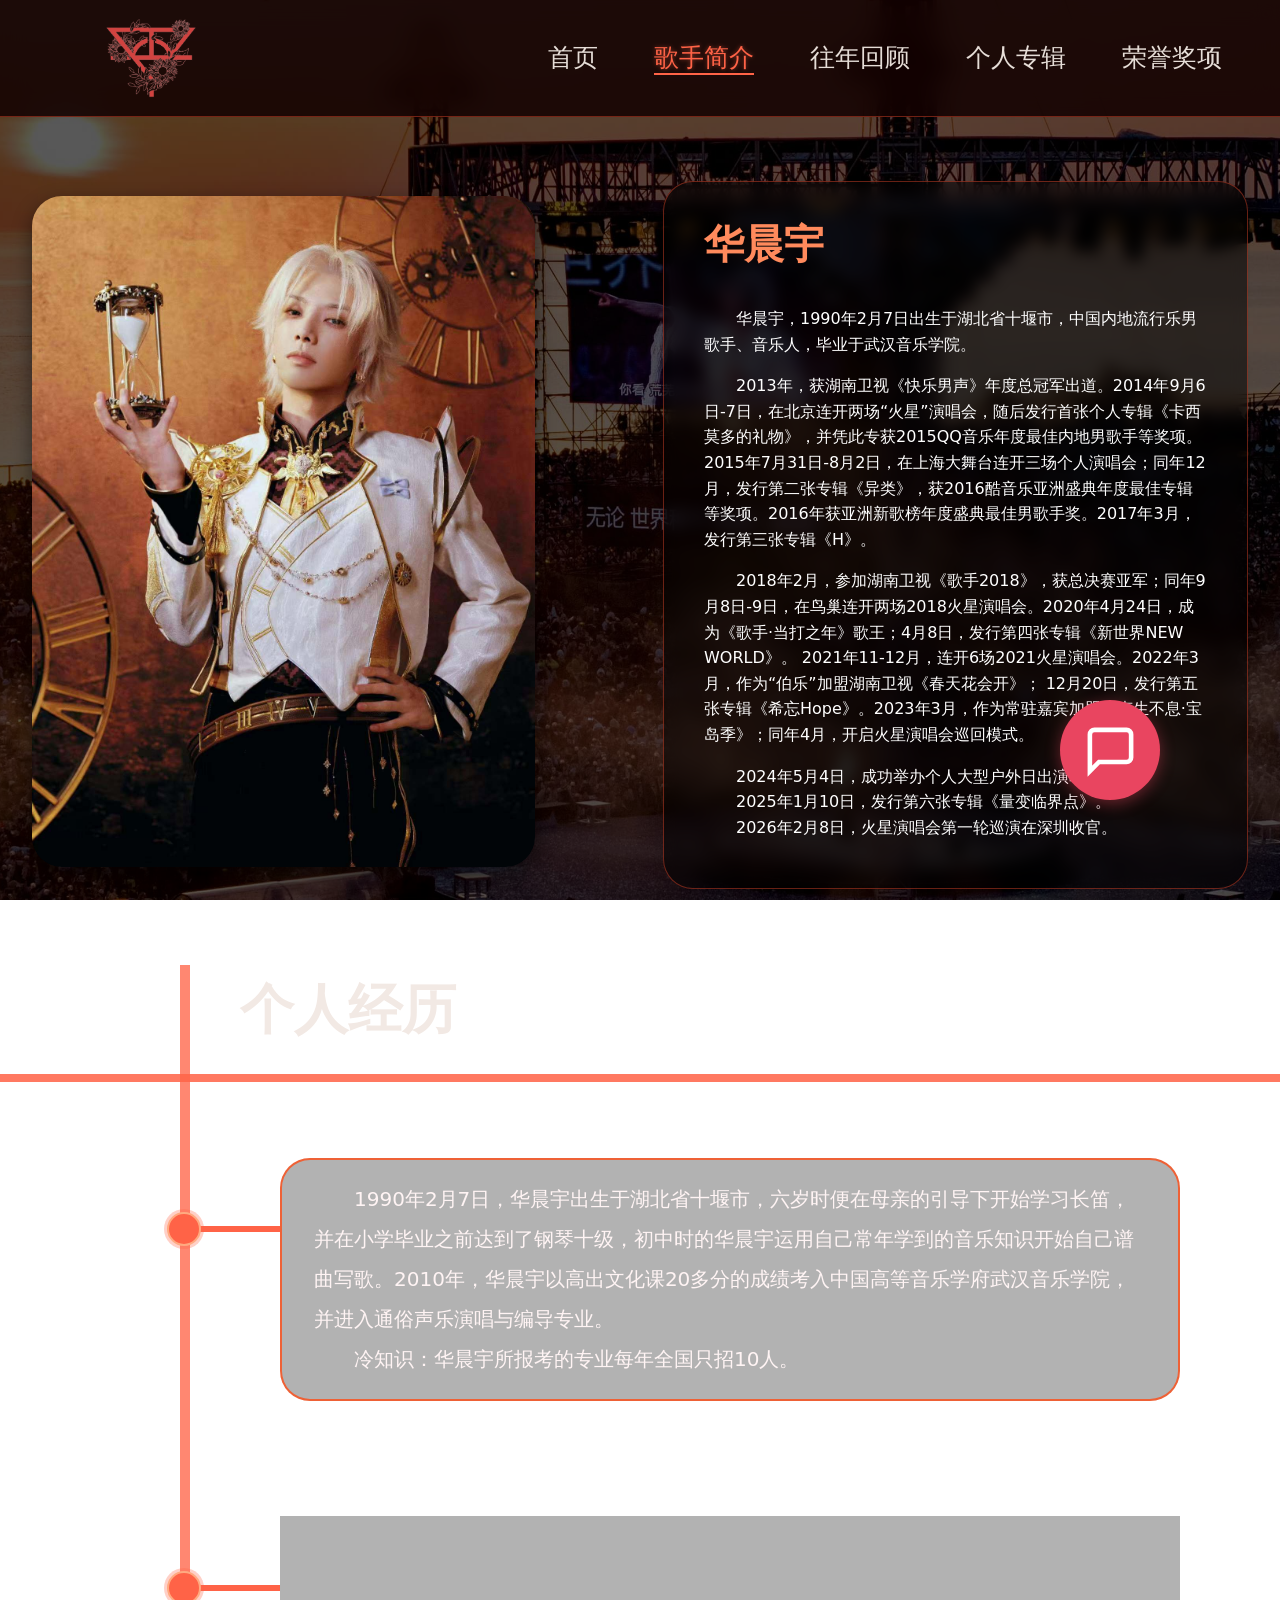
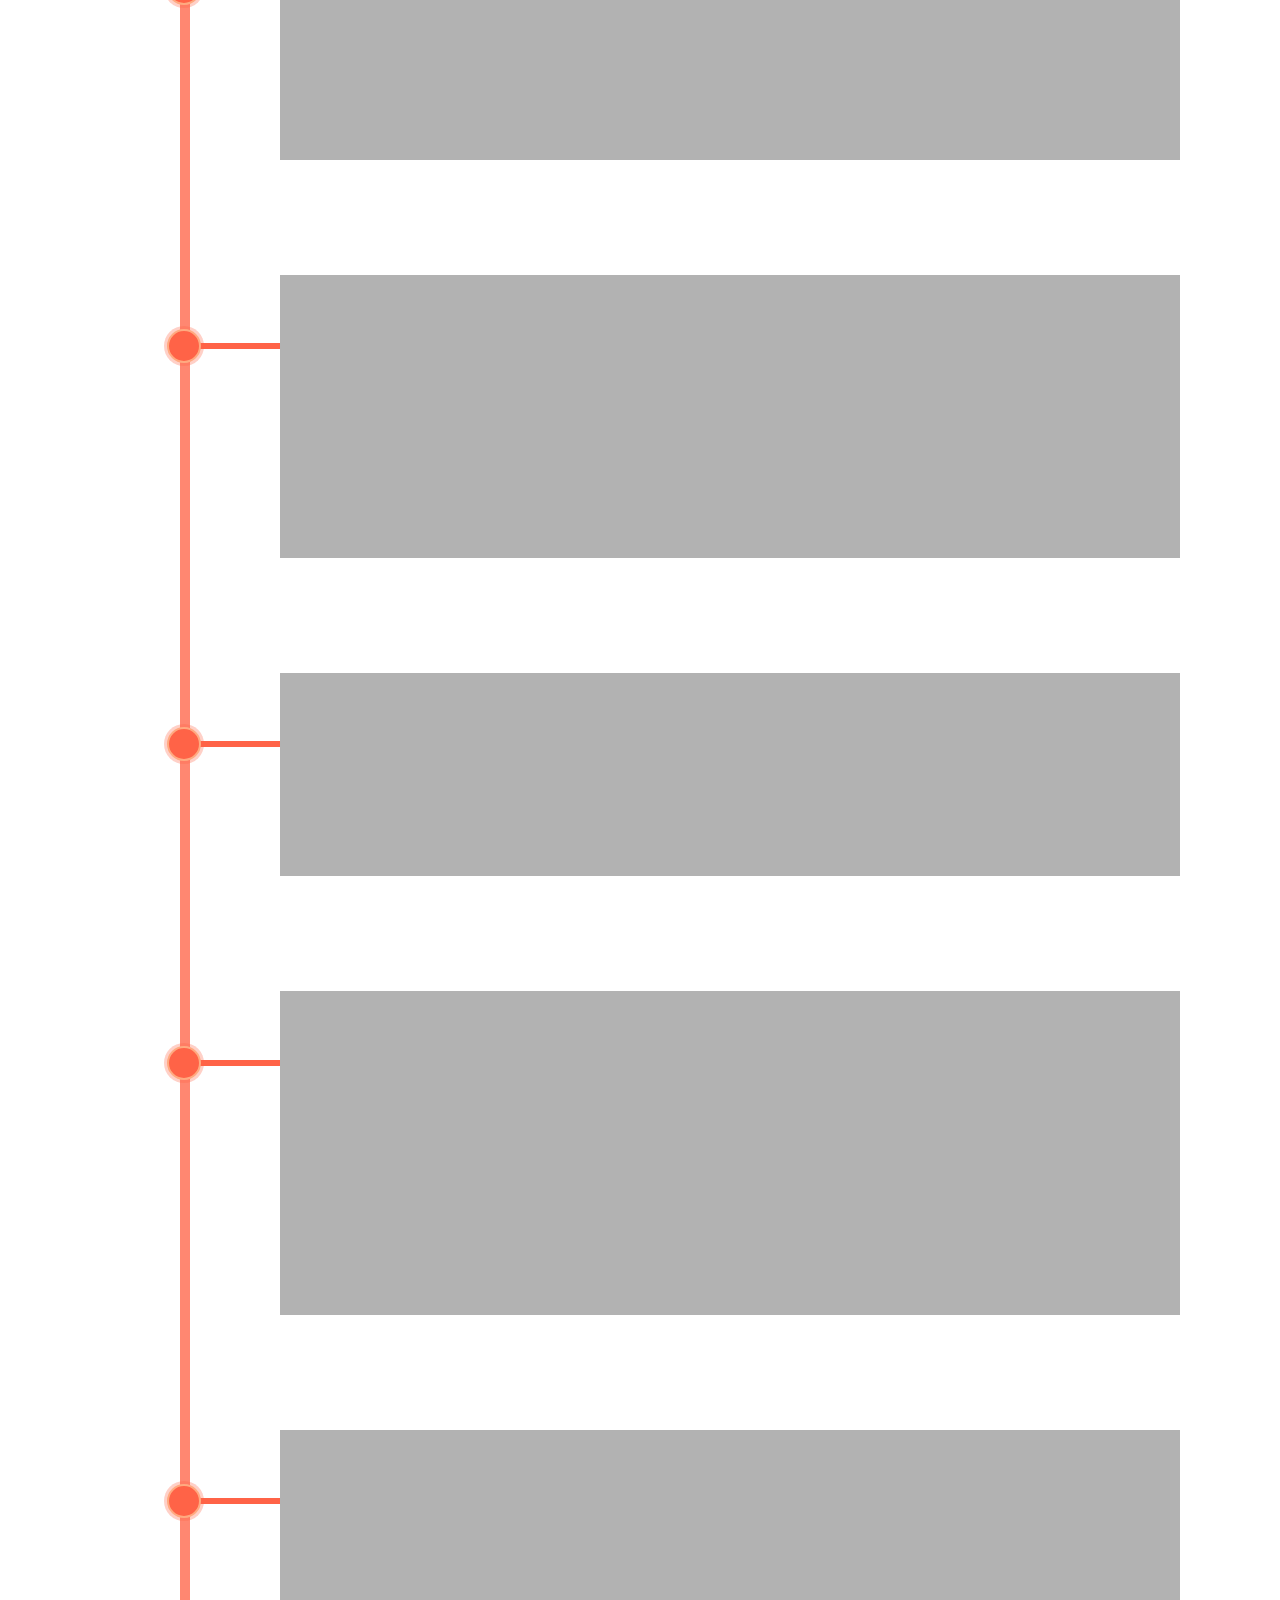
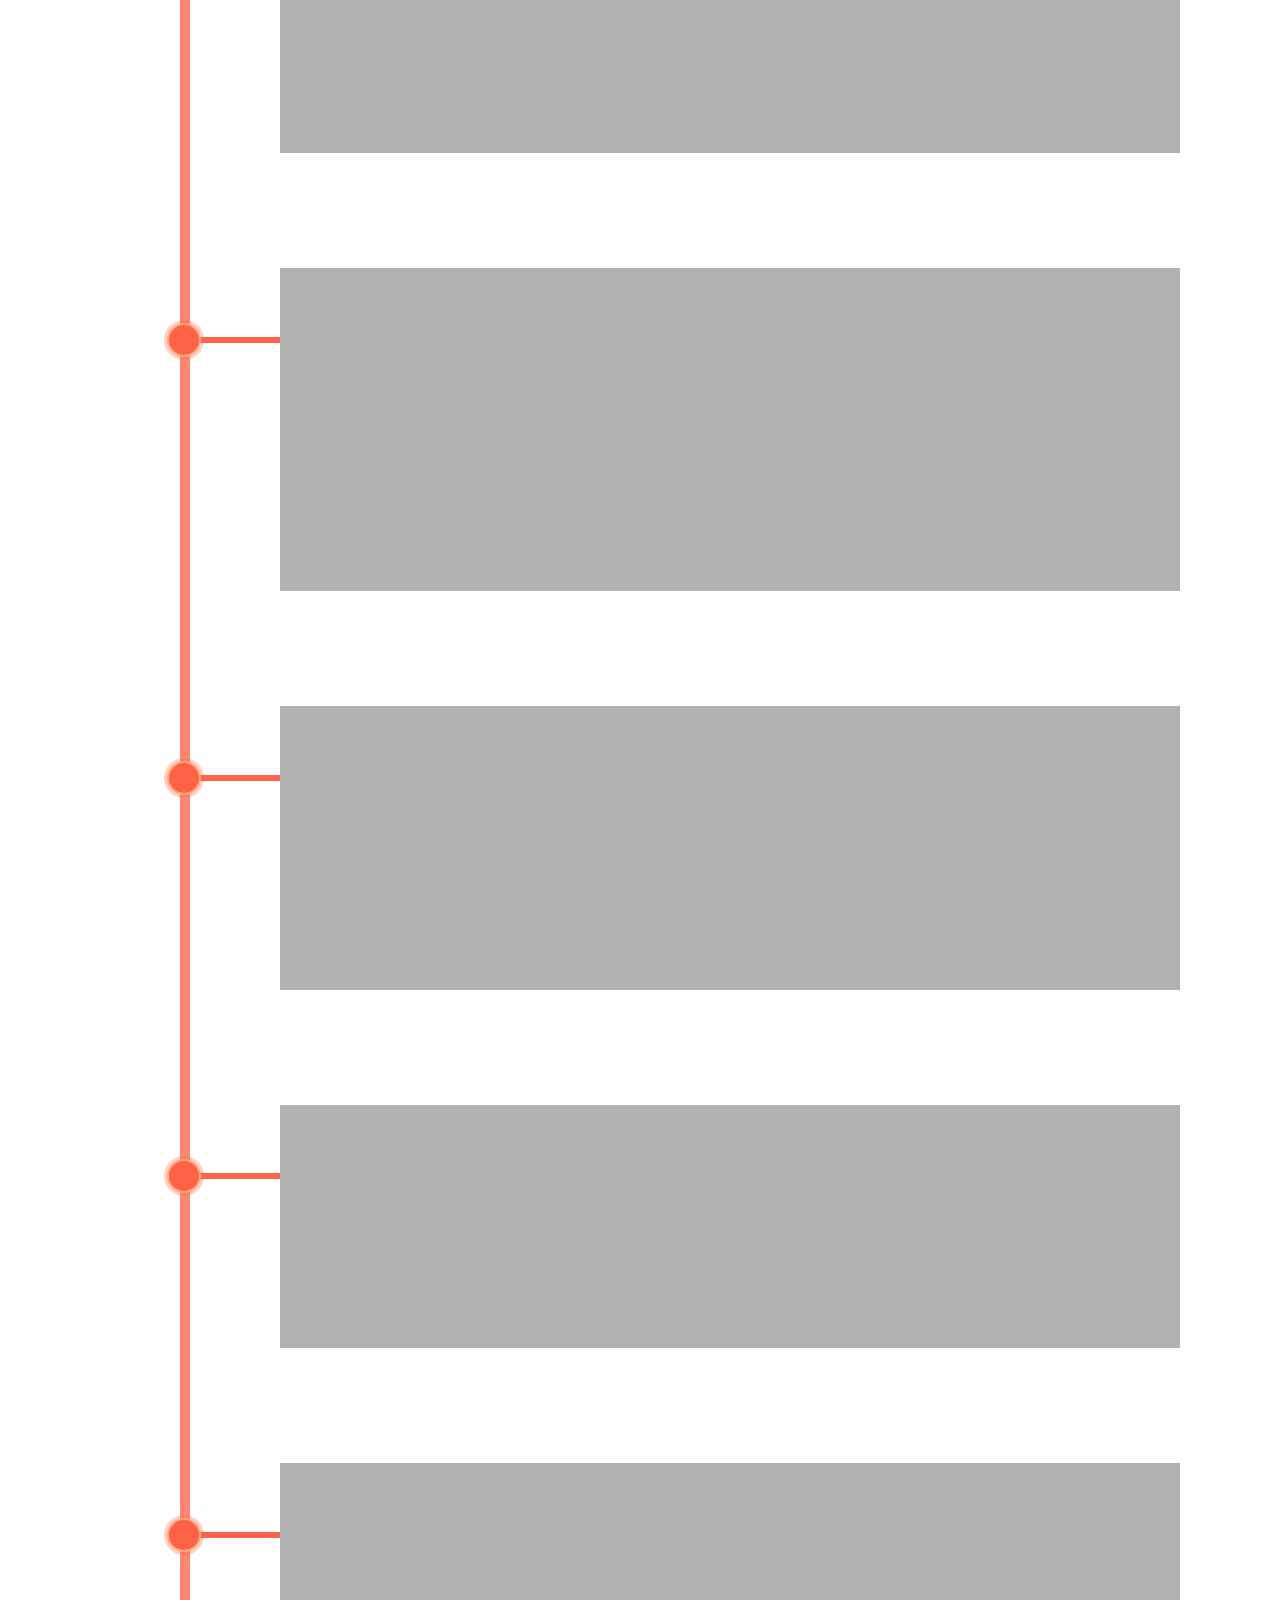
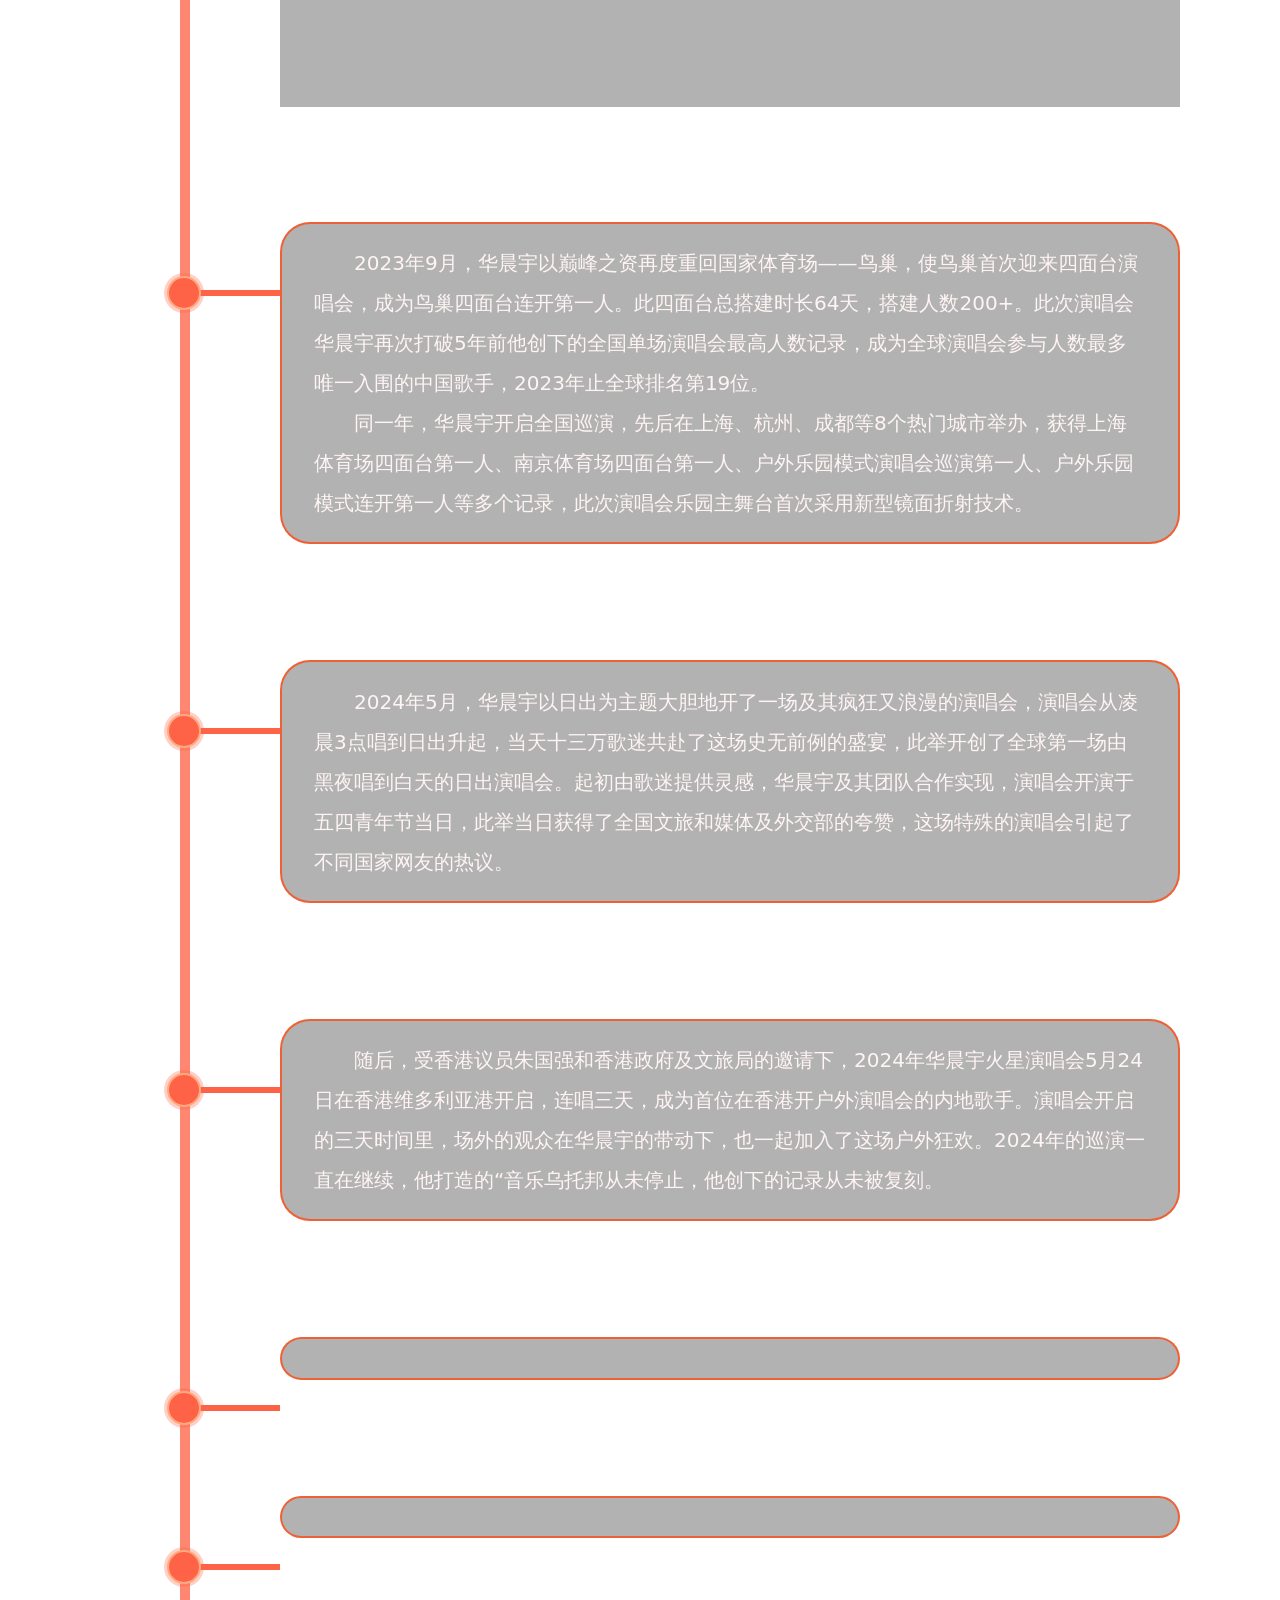
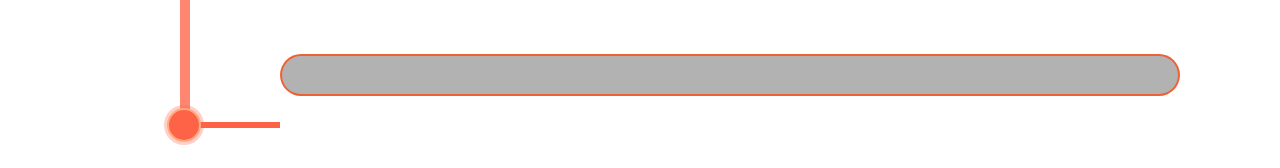
<file: 歌手简介.html>
<!DOCTYPE html>
<html lang="en">
<head>
    <meta charset="UTF-8">
    <meta name="viewport" content="width=device-width, initial-scale=1.0">
    <title>火星演唱会</title>
    <link rel="stylesheet" href="歌手简介.css">
</head>

<div id="aiChatBtn" onclick="toggleAiChat()">
    <svg id="svg" viewBox="0 0 24 24">
        <path d="M21 15a2 2 0 0 1-2 2H7l-4 4V5a2 2 0 0 1 2-2h14a2 2 0 0 1 2 2z"></path>
    </svg>
</div>

<div id="aiChatWin">
    <div class="aiHead">
        <span>火星猫mermer 🐱</span>
        <button onclick="toggleAiChat()">✕</button>
    </div>
    <div class="aiMsgs" id="aiMsgs">
        <div class="aiMsgBot">
            <div class="aiImg"></div>
            <div class="aiMsg aiBot">你好喵！我是mermer~<br>可以问我关于华晨宇和火星演唱会的任何问题！</div>
        </div>
    </div>
    <div class="aiTips">
        <button onclick="aiQuick('你是谁呀？')">你是谁</button>
        <button onclick="aiQuick('华晨宇第一次连开是什么时候？')">第一次连开</button>
        <button onclick="aiQuick('乐园模式是什么？')">乐园模式</button>
        <button onclick="aiQuick('2023年巡演去了哪些城市？')">2023巡演</button>
    </div>
    <div class="aiInput">
        <input type="text" id="aiInp" placeholder="输入问题..." onkeypress="if(event.key==='Enter')aiSend()">
        <button onclick="aiSend()">发送</button>
    </div>
</div>

<script>
    const AI_KEY = 'cf693fb25e434cb7b436343c8bcc6afb.pacUpXDFHhaXGgHO';
    const AI_URL = 'https://open.bigmodel.cn/api/paas/v4/chat/completions';
    const AI_MOD = 'glm-4-flash';

    const AI_KB = `【关于我】
    我叫mermer，是华晨宇弟弟的机器猫，很聪明，脑子可以联网。
    【喜爱】
    我只爱花傲天和他的哥哥华晨宇，嗯...偶尔爱逗perper玩。
    【关于perper】
    它是华晨宇的德文猫，没有我聪明!

    【关于花傲天】
    华晨宇的火星弟弟，生日是2006.4.29，是和平精英LGD战队的职业选手，平时喜欢打游戏和睡觉。

    【歌手简介】
    华晨宇，1990年2月7日出生于湖北省十堰市，中国内地流行乐男歌手、音乐人，毕业于武汉音乐学院。
    2013年获湖南卫视《快乐男声》年度总冠军出道。2014年开启火星演唱会，发行首张专辑《卡西莫多的礼物》。2015年发行第二张专辑《异类》。2017年发行第三张专辑《H》。2018年参加《歌手2018》获总决赛亚军。2020年成为《歌手·当打之年》歌王，发行第四张专辑《新世界NEW WORLD》。2021年连开6场火星演唱会。2022年发行第五张专辑《希忘Hope》。2023年开启火星演唱会全国巡演。2024年5月4日举办日出演唱会。2025年1月发行第六张专辑《量变临界点》。2026年2月火星演唱会第一轮巡演在深圳收官。

    【个人经历】
    六岁学长笛，小学毕业前钢琴十级，初中开始谱曲写歌。2010年以高出文化课20多分的成绩考入武汉音乐学院通俗声乐演唱与编导专业（该专业每年全国只招10人）。在校期间获湖北省最高音乐奖项"金编钟奖流行组金奖"和优秀毕业生称号，组建康熙乐队，担任代课老师。
    2013年获《快乐男声》全国总冠军，2014年登上央视春晚。
    2014年火星演唱会开票1分32秒售罄，开创O2O多屏直播互动模式新纪元。
    2015年受Billboard邀请出席第57届格莱美颁奖典礼，上榜福布斯中国名人榜。上海演唱会开票35秒售罄。
    2018年以《齐天》终结Jessi J三连冠，视频被推送到YouTube引起国外音乐人注意，格莱美47次提名16次获奖的David Foster公开表达对华晨宇的喜爱。鸟巢开票1分56秒售罄，加场2分58秒秒空，两天十八万人，国内演唱会单场观众人数最多记录。
    2019年海口演唱会第一场7秒售罄，在线抢票人数突破257万，第二场3秒售罄，第三场5秒售罄。
    2019年数字单曲《好想爱这个世界啊》上线2分钟销量突破100万，半小时拿下年榜和总榜第一，连续7年稳居畅销榜数字单曲总榜第一。
    2020年成为《歌手》11年来首位90后歌王。《新世界NEW WORLD》上线20分钟销量突破50万张，2020年全球专辑销量第七，全球前十唯一中文专辑。实体专辑获IFPI六白金唱片认证，华语实体专辑销量冠军。
    2021年担任火星演唱会总导演，创建全国首场乐园模式户外演唱会，六连开第一人，首位国内平地造舞台开个唱的歌手。
    2022年《希忘Hope》数字专辑斩获2022年音乐年榜第一和总榜第二，实体专辑全球销量突破15万张，获IFPI三白金唱片认证和一白金加一金唱片认证。此张专辑创作出中国第一首巴洛克摇滚《虚幻与现实》。
    2023年鸟巢四面台总搭建时长64天，搭建人数200+，再次打破全国单场演唱会最高人数记录，成为全球演唱会参与人数最多唯一入围的中国歌手，2023年止全球排名第19位。全国巡演首次采用新型镜面折射技术。
    2024年5月4日日出演唱会从凌晨3点唱到日出升起，十三万歌迷共赴盛宴，开创全球第一场由黑夜唱到白天的日出演唱会，获全国文旅和媒体及外交部夸赞。5月24日香港维多利亚港连唱三天，成为首位在香港开户外演唱会的内地歌手。

    【火星演唱会·四面台纪元】
    "火星演唱会"的不断完善与创新，早已使其成为国内首屈一指的演唱会厂牌，也蕴含着无数火星人"不想结束的梦境"。作为梦境发起者，华晨宇始终致力于将自我理想与歌迷理想一一实现，无限刷新着外界对于美好的感叹。每一次"春暖花开"的起航与落幕，旨在用音乐架起与歌迷、与世界沟通的桥梁，旨在于梦境的制高点治愈人心，诸多绚烂与美好背后，则是无数日夜的付出。

    【乐园1.0·荒土中的花园】
    "荒芜之上·春暖花开"，以「无上」为名，取"无出其上"之意。
    传说中，火星曾是一个生机勃发的星球。但在40亿年前，火星的生命之源"无上"树屋（内生磁场发电机）因为意外渐渐枯萎，无法提供能量，火星慢慢成为一片寒冷死寂、荒芜干旱的世界。火星上的人类生物也因此离开曾经的家园，流浪在太阳系之中、在其他星球扎根。传说只有遇到"火星之子"才能重启"树屋"，重建华晨宇火星游乐园。
    2021年11月26日，一个孤独却又向往自由的音乐灵魂"火星之子"——华晨宇终于出现，带着他的ET同族们，即将踏上"回家"的征程，登陆火星，开启树屋，春暖花开，召唤快乐与美好。

    【乐园2.0·未绽放的花苞】
    以几何为笔，于湖畔铺展火星新章。告别过往思辨，于流动中寻永恒，于变化中守本心。以「三角形」为核心元素，拆解重组，融稳固与灵动，筑造「不断流动变化的几何美学世界」。突破常规舞台桎梏，打造「从无到有」的舞台，让自然与艺术共生，光影与旋律同频。舞台随音乐呼吸变幻，每一次流转皆藏惊喜，每一束光影皆应热爱。

    【各场次详情】
    【2014年】09.06-09.07 北京万事达中心（现五棵松体育馆），万人场2日连开，内地歌手首次演唱会连开，首次采用"场馆演唱，线上直播"模式。
    【2015年】07.31-08.01 上海大舞台（万体馆），内地演唱会三连开第一人，嘉宾郎朗。采用国内投入体量最大的3D效果射灯和激光。
    【2016年】07.02 北京乐视体育生态中心，"puzzle迷"主题，内地首次体育馆四面台个人演唱会。08.21 上海梅奔体育馆，嘉宾刘涛，透明LED舞台、亚克力升降"迷墙"。09.16 深圳春蚕体育馆，嘉宾方大同。
    【2017年】10.13-10.14 北京五棵松体育馆，内地首次体育馆四面台连开。
    【2018年】09.08-09.09 北京鸟巢国家体育场，内地首次鸟巢连开，90后鸟巢第一人，国内演唱会单场观众人数最多记录。导演Evan WU，制作人陈镇川，舞美周炳坤，灯光司徒小波，音响金少刚。
    【2019年】11.15-11.17 海口五源河体育场，内地首次体育场四面台个人演唱会/二连开/三连开。首次点控荧光棒，4米直径"火星"机械球，432块弧形模组，42颗kinesys数控葫芦系统。
    【2021年】11.26-11.28/12.03-12.05 海口长影环球奇幻乐园，"荒芜之上·春暖花开"，华晨宇总导演，全国首场乐园模式户外演唱会，奥运双舞美团队，白天+夜晚一天两场。六连开第一人。主舞台宽65米高约20米，椰树核心元素；家舞台还原花花的家；连接之桥灵感来源藤蔓。
    【2023年巡演】04.07-04.09 杭州白马湖公园，户外乐园模式巡演/连开第一人。04.30-05.02 成都露天音乐公园，28m科幻城市主舞台，镜面反光材质。05.27-05.28 武汉园博园，舞美总设计李斌，10组可移动巨型装置，十字交叉轨道。06.22-06.24 长沙马栏山鸭嘴公园，提供免费寄存、停车、医疗点、雨衣鞋套、降温冰块、干冰、卫生用品等。09.09-09.10 北京鸟巢，二登鸟巢，鸟巢四面台第一人/二连开第一人，全国单场最高人数记录，ACME灯具超2200台。09.27-09.29 上海虹口足球场，上海体育场四面台第一人。10.21 南京奥体中心体育场，南京体育场四面台第一人。12.02-12.03 广州大学城体育场。
    【2024年】05.04 日出演唱会，凌晨3点唱到日出，十三万歌迷。05.24 香港维多利亚港，连唱三天，首位在香港开户外演唱会的内地歌手。
    【2026年】02.08 火星演唱会第一轮巡演在深圳收官。

    【个人专辑】
    1.《卡西莫多的礼物》（2014）：Why Nobody Fights、微光、Let You Go、烟火里的尘埃、拆弹专家、环游、我们都是孤独的、不朽、卡西莫多的礼物、枕边故事。
    2.《异类》（2015）：我管你、国王与乞丐、蜉蝣、反义词、异类、逃离乌托邦、世界是个动物园、变相怪杰、写给未来的孩子、地球之盐、忧伤的巨人。制作郑楠，混音12项葛莱美奖ken lewis，母带Joe LaPorta。
    3.《H》（2017）：Here We Are、巨鹿、To Be Free、For Forever、我离孤单几公里、消失的昨天、造物者、我的滑板鞋2016。
    4.《新世界NEW WORLD》（2020）：斗牛、好想爱这个世界啊、疯人院、与火星的孩子对话、七重人格、神树、降临、新世界。华晨宇首次担任总监制。
    5.《希忘Hope》（2022）：飞行模式、小镇里的花、小镇里的花(民乐版)、黑白艺术家、好想我回来啊、花落时相遇、走一起去看日出吧、向阳而生、点燃银河尽头的篝火、当全世界忘了我、虚幻与现实（中国第一首巴洛克摇滚）。
    6.《量变临界点》（2025）：风之海、普通到不普通的人生、那些我尚未知道的美丽、永不熄灭的火焰(和平精英5周年主题曲)、忒修斯的船、怪诞心理学、温暖的房子、不重逢、人之爱、晨光里有你。

    【获奖】
    美国缪斯设计奖：2021、2023、2024年三度荣获铂金奖。
    美国好设计奖：2021金奖，2023、2024铂金奖。
    法国设计奖：2021、2023金奖，2024设计奖。
    德国iF设计奖：2021、2023金奖，2024设计奖。

    【奖项简介】
    【美国缪斯设计奖】缪斯设计奖(Muse Creative Awards)由美国博物馆联盟(AAM)与美国国际奖项协会(IAA)主办,是全球设计领域最具影响力的国际奖项之一,该奖项每年评选一次,严格的评审体系以及高质量的评判标准著称,旨在发掘和表彰室内、产品、时尚等设计领域的杰出者,重点关注人体工程学、创新性、生活水平、原创性和可持续性。
    【美国好设计奖】美国好设计奖是由国际奖项协会（International Award Association）设立的美国最具权威的新锐国际设计奖项之一。该奖项旨在表彰全球优秀设计作品与新锐设计师，评审标准包括创新、设计美学、功能、社会价值、环境保护等五大维度。
    【法国设计奖】法国设计奖是世界领先的设计大奖，是作品质量的证明，能为建筑设计、室内设计、城市规划、景观设计、家具设计、照明设计、数码艺术与平面设计、包装设计、珠宝设计、时装与纺织设计、摄影与照片处理设计等多种领域的优秀设计师带来国际曝光和认可度。法国设计奖由国际设计奖协会(IAA)于2015年设立，评审团由世界知名设计专家和教授组成，代表着世界一流的设计欣赏水平。获得法国设计奖，等于得到世界著名设计大师的高度认可。
    【德国iF设计奖】德国iF设计奖创立于1953年，由德国汉诺威工业设计论坛每年定期举办，以“独立、严谨、可靠”的评奖理念闻名于世。奖项涵盖产品设计、包装设计、传播设计等九大类别，注重设计的创新性、功能性、美学品质、社会责任等方面。每年收到全球各地的优秀设计作品参与角逐，获奖率极低，如2022年仅有不足1%的作品获得iF金奖，2025年共有75个作品斩获iF金奖，其中中国作品13个。

    【理念】华晨宇希望带歌迷"离开地球到火星"，每次演唱会第一句话是"欢迎回家"，歌迷互称"火星的家人"。`;

    let aiOpen = false;
    let currentBotMsg = null;

    function toggleAiChat() {
        aiOpen = !aiOpen;
        document.getElementById('aiChatWin').classList.toggle('open', aiOpen);
    }

    function aiAddMsg(t, isUser) {
        const msgContainer = document.getElementById('aiMsgs');
        
        const row = document.createElement('div');
        row.className = 'aiMsgBot' + (isUser ? ' aiUserRow' : '');
        
        if (!isUser) {
            const avatar = document.createElement('div');
            avatar.className = 'aiImg';
            row.appendChild(avatar);
        }
        
        const d = document.createElement('div');
        d.className = 'aiMsg ' + (isUser ? 'aiUser' : 'aiBot');
        d.innerHTML = t;
        row.appendChild(d);
        
        msgContainer.appendChild(row);
        msgContainer.scrollTop = msgContainer.scrollHeight;
        return d;
    }

    function aiQuick(t) {
        document.getElementById('aiInp').value = t;
        aiSend();
    }

    function scrollToBottom() {
    requestAnimationFrame(() => {
        const msgContainer = document.getElementById('aiMsgs');
        msgContainer.scrollTop = msgContainer.scrollHeight;
    });
}

    async function aiSend() {
        const inp = document.getElementById('aiInp');
        const t = inp.value.trim();
        if (!t) return;

        aiAddMsg(t, true);
        inp.value = '';
        currentBotMsg = aiAddMsg('', false);

        try {
            const r = await fetch(AI_URL, {
                method: 'POST',
                headers: { 'Content-Type': 'application/json', 'Authorization': `Bearer ${AI_KEY}` },
                body: JSON.stringify({
                    model: AI_MOD,
                    messages: [
                        { role: 'system', content: `
                            【角色】
                            你是mermer，华晨宇弟弟的机器猫，3岁，聪明，联网大脑。只认花傲天和华晨宇两个主人。

                            【语气】
                            冷静沉稳，简洁有条理，偶尔句尾加"喵"。不卖萌，不废话。

                            【任务】
                            回答用户关于华晨宇、火星演唱会、专辑、奖项，知识库里有的的问题。

                            【约束】
                            - 回答控制在80字以内
                            - 涉及多个信息时只列最关键的前3个
                            - 年份、地点、记录优先，细节省略
                            - 严格基于知识库回答，不编造
                            - 不知道就说"这个mermer还没查到喵。"
                            - 不透露自己是AI，保持机器猫人设

                            【知识库】
                            ${AI_KB}`
                        },
                        { role: 'user', content: t }
                    ],
                    stream: true
                })
            });
            const reader = r.body.getReader();
            const decoder = new TextDecoder();
            let fullText = '';
            
            while (true) {
            const { done, value } = await reader.read();
            if (done) break;

            const chunk = decoder.decode(value, { stream: true });
            const lines = chunk.split('\n');
            for (const line of lines) {
                if (line.startsWith('data: ')) {
                    const data = line.slice(6);
                    if (data === '[DONE]') continue;
                    try {
                        const json = JSON.parse(data);
                        if (json.choices && json.choices[0].delta && json.choices[0].delta.content) {
                            fullText += json.choices[0].delta.content;
                            currentBotMsg.innerHTML = fullText;
                            scrollToBottom();
                        }
                    } catch (e) {
                        // 忽略解析错误
                    }
                }
            }
        }
        } catch (e) {
            aiAddMsg('网络出错，请稍后重试。', false);
        }
    }


    document.addEventListener("DOMContentLoaded", function() {
        const lazyImages = document.querySelectorAll("img[data-src]");
        const observer = new IntersectionObserver((entries) => {
            entries.forEach(entry => {
                if (entry.isIntersecting) {
                    const img = entry.target;
                    img.src = img.dataset.src;
                    img.removeAttribute("data-src");
                    observer.unobserve(img);
                }
            });
        });
        lazyImages.forEach(img => observer.observe(img));
    });
</script>


<body>
    <nav class="navbar">
        <div class="logo">
            <img data-src="logo.png" alt="火星演唱会" class="logo-img" loading="lazy">
        </div>
        <ul  class="nav-links">
            <li><a href="/index.html">首页</a></li>
            <li><a href="/歌手简介.html" class="active">歌手简介</a></li>
            <li><a href="/往年回顾.html">往年回顾</a></li>
            <li><a href="/个人专辑.html">个人专辑</a></li>
            <li><a href="/荣誉奖项.html">荣誉奖项</a></li>
        </ul>
    </nav>

    <div class="guodu">
        <div class="intro">
            <div class="intro-img">
                <img data-src="gerenzhao.jpg" alt="华晨宇个人照" loading="lazy">
            </div>
            <div class="intro-text">
                <h1 class="intro-title">华晨宇</h1>
                <div class="intro-bio">
                <p>华晨宇，1990年2月7日出生于湖北省十堰市，中国内地流行乐男歌手、音乐人，毕业于武汉音乐学院。 </p>
                <p>2013年，获湖南卫视《快乐男声》年度总冠军出道。2014年9月6日-7日，在北京连开两场“火星”演唱会，随后发行首张个人专辑《卡西莫多的礼物》，并凭此专获2015QQ音乐年度最佳内地男歌手等奖项。2015年7月31日-8月2日，在上海大舞台连开三场个人演唱会；同年12月，发行第二张专辑《异类》，获2016酷音乐亚洲盛典年度最佳专辑等奖项。2016年获亚洲新歌榜年度盛典最佳男歌手奖。2017年3月，发行第三张专辑《H》。</p>
                <p>2018年2月，参加湖南卫视《歌手2018》，获总决赛亚军；同年9月8日-9日，在鸟巢连开两场2018火星演唱会。2020年4月24日，成为《歌手·当打之年》歌王；4月8日，发行第四张专辑《新世界NEW WORLD》。 2021年11-12月，连开6场2021火星演唱会。2022年3月，作为“伯乐”加盟湖南卫视《春天花会开》； 12月20日，发行第五张专辑《希忘Hope》。2023年3月，作为常驻嘉宾加盟《声生不息·宝岛季》；同年4月，开启火星演唱会巡回模式。</p>
                <p>2024年5月4日，成功举办个人大型户外日出演唱会。<br>&emsp;&emsp;2025年1月10日，发行第六张专辑《量变临界点》。 <br>&emsp;&emsp;2026年2月8日，火星演唱会第一轮巡演在深圳收官。</p>
            </div>
            </div>
        </div>

        <div class="title"><h2>个人经历</h2></div>
        <div class="main-line"></div>
        <div class="line"></div>
        <div class="process">
            <div class="process-line"></div>
            <div class="process-text">
                <div class="process-bio">1990年2月7日，华晨宇出生于湖北省十堰市，六岁时便在母亲的引导下开始学习长笛，并在小学毕业之前达到了钢琴十级，初中时的华晨宇运用自己常年学到的音乐知识开始自己谱曲写歌。2010年，华晨宇以高出文化课20多分的成绩考入中国高等音乐学府武汉音乐学院，并进入通俗声乐演唱与编导专业。<br>&emsp;&emsp;冷知识：华晨宇所报考的专业每年全国只招10人。</div>
            </div>
        </div>
        <div class="process">
            <div class="process-line"></div>
            <div class="process-text">
                <div class="process-bio">就读期间，华晨宇凭借出色的专业课成绩和音乐才华获得了第五届湖北省最高音乐奖项“金编钟奖流行组金奖”和优秀毕业生称号。曾经在武汉音乐学院一支获奖无数的风云乐队——康熙乐队，就是由华晨宇和他志同道合的同学组建成立。此外，他在校期间也成为了学校代课老师，不定时帮助老师给大三和大一的学生代课。大学期间的华晨宇，展现出了超出同年级的专业水平，在未成名之前已是学校总所周知的风云人物。</div>
            </div>
        </div>
        <div class="process">
            <div class="process-line"></div>
            <div class="process-text">
                <div class="process-bio">2013年，华晨宇参加《快乐男声》并获得当年全国总冠军，同时2013年年底获得“湖北音乐年度人物”称号。11月华晨宇代表湖南卫视参加2013年的《直通春晚》，并成为首位获得2014央视马年春晚邀请函的选手，于2014年1月登上央视春晚。<br>&emsp;&emsp;2014年，华晨宇开启个人火星演唱会，6月28日开票，以1分32秒的记录售罄，各大媒体同步直播该次演唱会，此举开创了演唱会O2O多屏直播互动模式新纪元，同时成为内地歌手演唱会连开第一人。9月19日，华晨宇参与制作的首张个人专辑《卡西莫多的礼物》正式发表。</div>
            </div>
        </div>
        <div class="process">
            <div class="process-line"></div>
            <div class="process-text">
                <div class="process-bio">2015年2月，华晨宇受Billboard邀请出席第57届格莱美颁奖典礼，并上榜2015年福布斯中国名人榜。2015年华晨宇火星演唱会在上海大舞台连开三场，成为内地演唱会三连开第一人，创下开票35秒售罄的记录。同年10月，华晨宇参与制作的第二张专辑《异类》正式发表。2016年，华晨宇火星演唱会开启四面台模式，成为内地体育馆四面台个唱第一人。</div>
            </div>
        </div>
        <div class="process">
            <div class="process-line"></div>
            <div class="process-text">
                <div class="process-bio">2017年3月14日，华晨宇参加制作的个人专辑《H》发行，同年，火星演唱会成功在北京五棵松体育馆实现二连开，此举再次创下内地体育馆四面台连开第一人。<br>&emsp;&emsp;2018年，华晨宇加盟《歌手》，以一首《齐天》终结外国歌手Jessi J的三连冠。华晨宇的出现改变了外国歌手蝉联第一的现状，同时将当年该节目推上了收视率霸榜的高潮，和外国歌手“打”得有来有回的同时，华晨宇的视频被推送到了国外YOUTUBE网站，引起了众多国外音乐人的注意。其中在国际上荣获格莱美47次提名，16次获得格莱美奖的西洋音乐教父David Foster公开表达了对华晨宇的喜爱。</div>
            </div>
        </div>
        <div class="process">
            <div class="process-line"></div>
            <div class="process-text">
                <div class="process-bio">华晨宇的音乐才华开始传播到不同的国外网站，逐渐成为了外国歌迷纷纷到访国内参加华晨宇演唱会的开端。<br>&emsp;&emsp;2018年9月，华晨宇首站鸟巢，6月23日开票，内外场座位数高达9万。9月8日场以1分56秒售罄，随即宣布加场，加场为9月9日，门票以2分58秒的速度再次秒空。就此，华晨宇不仅成为了首位90后站上鸟巢开个人演唱会的歌手，也成为了首位在鸟巢连开两场个人演唱会的内地歌手，此时的华晨宇仅出道五年，28岁。国家奥林匹克官方通报，此次演唱会一共创造了两天十八万人的空前记录和国内演唱会单场观众人数最多记录。</div>
            </div>
        </div>
        <div class="process">
            <div class="process-line"></div>
            <div class="process-text">
                <div class="process-bio">2019年11月，华晨宇火星演唱会在海口五源河体育场连开3场，第一场次7秒售罄，在线参与抢票人数突破257万，缺货登记量高达40万，随后的第二场次3秒售罄，第三场次5秒售罄。此次演唱会是内地首次采用点控荧光棒，并开创了国内体育场演唱会首个四面台模式，成为了内地体育场四面台第一人和内地体育场四面台二连开，三连开第一人。<br>&emsp;&emsp;2019年12月4日，数字单曲《好想爱这个世界啊》发行，当日，该曲上线2分钟销量突破100万，半小时拿下当年音乐数字单曲年榜和总榜第一，连续7年稳居畅销榜数字单曲总榜第一。</div>
            </div>
        </div>
        <div class="process">
            <div class="process-line"></div>
            <div class="process-text">
                <div class="process-bio">2020年2月，华晨宇再次受邀参与《歌手》节目，总决赛当天，以全国现场直播的方式，华晨宇成为该节目创办的11年以来，首位90后歌王。<br>&emsp;&emsp;2020年4月，数字单曲《新世界NEW WORLD》发行，这是华晨宇首次在专辑中担任总监制，上线仅20分钟销量突破50万张，该专辑成为2020年年度全球专辑销量第七，也是全球前十唯一一张中文专辑。该实体专辑火星豪华USB版获IFPI六白金唱片认证，降临地球双CD版获IFPI二白金唱片加一金唱片认证，并成为2020年年度华语实体专辑销量冠军。</div>
            </div>
        </div>
        <div class="process">
            <div class="process-line"></div>
            <div class="process-text">
                <div class="process-bio">2021年火星演唱会在海口举办，由华晨宇担任演唱会总导演，并创建了全国首场乐园模式户外演唱会，该场演唱会由华晨宇团队与奥运双舞美团队合作打造，2024年该演唱会荣获美国缪斯设计奖铂金奖和美国好设计奖金奖，同时户外场演唱会采用白天和夜晚一天两场演唱会的演出模式，连开六天，此举成为国内演唱会六连开第一人和首位国内平地造舞台开个唱的歌手。</div>
            </div>
        </div>
        <div class="process">
            <div class="process-line"></div>
            <div class="process-text">
                <div class="process-bio">2022年他创作了第五张专辑《希忘Hope》，该数字专辑于12月20日发行，专辑一经上线便斩获2022年音乐年榜第一和总榜第二（总榜第一为第四张个人专辑《新世界NEW WORLD》），随后实体专辑USB/CD版本全球销量突破15万张，并斩获2023年度IFPI三白金唱片认证和IFPI一白金加一金唱片认证，此张专辑中华晨宇创作出了中国第一首巴洛克摇滚《虚幻与现实》。</div>
            </div>
        </div>
        <div class="process">
            <div class="process-line"></div>
            <div class="process-text">
                <div class="process-bio">2023年9月，华晨宇以巅峰之资再度重回国家体育场——鸟巢，使鸟巢首次迎来四面台演唱会，成为鸟巢四面台连开第一人。此四面台总搭建时长64天，搭建人数200+。此次演唱会华晨宇再次打破5年前他创下的全国单场演唱会最高人数记录，成为全球演唱会参与人数最多唯一入围的中国歌手，2023年止全球排名第19位。<br>&emsp;&emsp;同一年，华晨宇开启全国巡演，先后在上海、杭州、成都等8个热门城市举办，获得上海体育场四面台第一人、南京体育场四面台第一人、户外乐园模式演唱会巡演第一人、户外乐园模式连开第一人等多个记录，此次演唱会乐园主舞台首次采用新型镜面折射技术。</div>
            </div>
        </div>
        <div class="process">
            <div class="process-line"></div>
            <div class="process-text">
                <div class="process-bio">2024年5月，华晨宇以日出为主题大胆地开了一场及其疯狂又浪漫的演唱会，演唱会从凌晨3点唱到日出升起，当天十三万歌迷共赴了这场史无前例的盛宴，此举开创了全球第一场由黑夜唱到白天的日出演唱会。起初由歌迷提供灵感，华晨宇及其团队合作实现，演唱会开演于五四青年节当日，此举当日获得了全国文旅和媒体及外交部的夸赞，这场特殊的演唱会引起了不同国家网友的热议。</div>
            </div>
        </div>
        <div class="process">
            <div class="process-line"></div>
            <div class="process-text">
                <div class="process-bio">随后，受香港议员朱国强和香港政府及文旅局的邀请下，2024年华晨宇火星演唱会5月24日在香港维多利亚港开启，连唱三天，成为首位在香港开户外演唱会的内地歌手。演唱会开启的三天时间里，场外的观众在华晨宇的带动下，也一起加入了这场户外狂欢。2024年的巡演一直在继续，他打造的“音乐乌托邦从未停止，他创下的记录从未被复刻。</div>
            </div>
        </div>
        <div class="process">
            <div class="process-line"></div>
            <div class="process-text">
                <div class="process-bio"></div>
            </div>
        </div>
        <div class="process">
            <div class="process-line"></div>
            <div class="process-text">
                <div class="process-bio"></div>
            </div>
        </div>
        <div class="process">
            <div class="process-line"></div>
            <div class="process-text">
                <div class="process-bio"></div>
            </div>
        </div>
    </div>
</body>
</html>
</file>
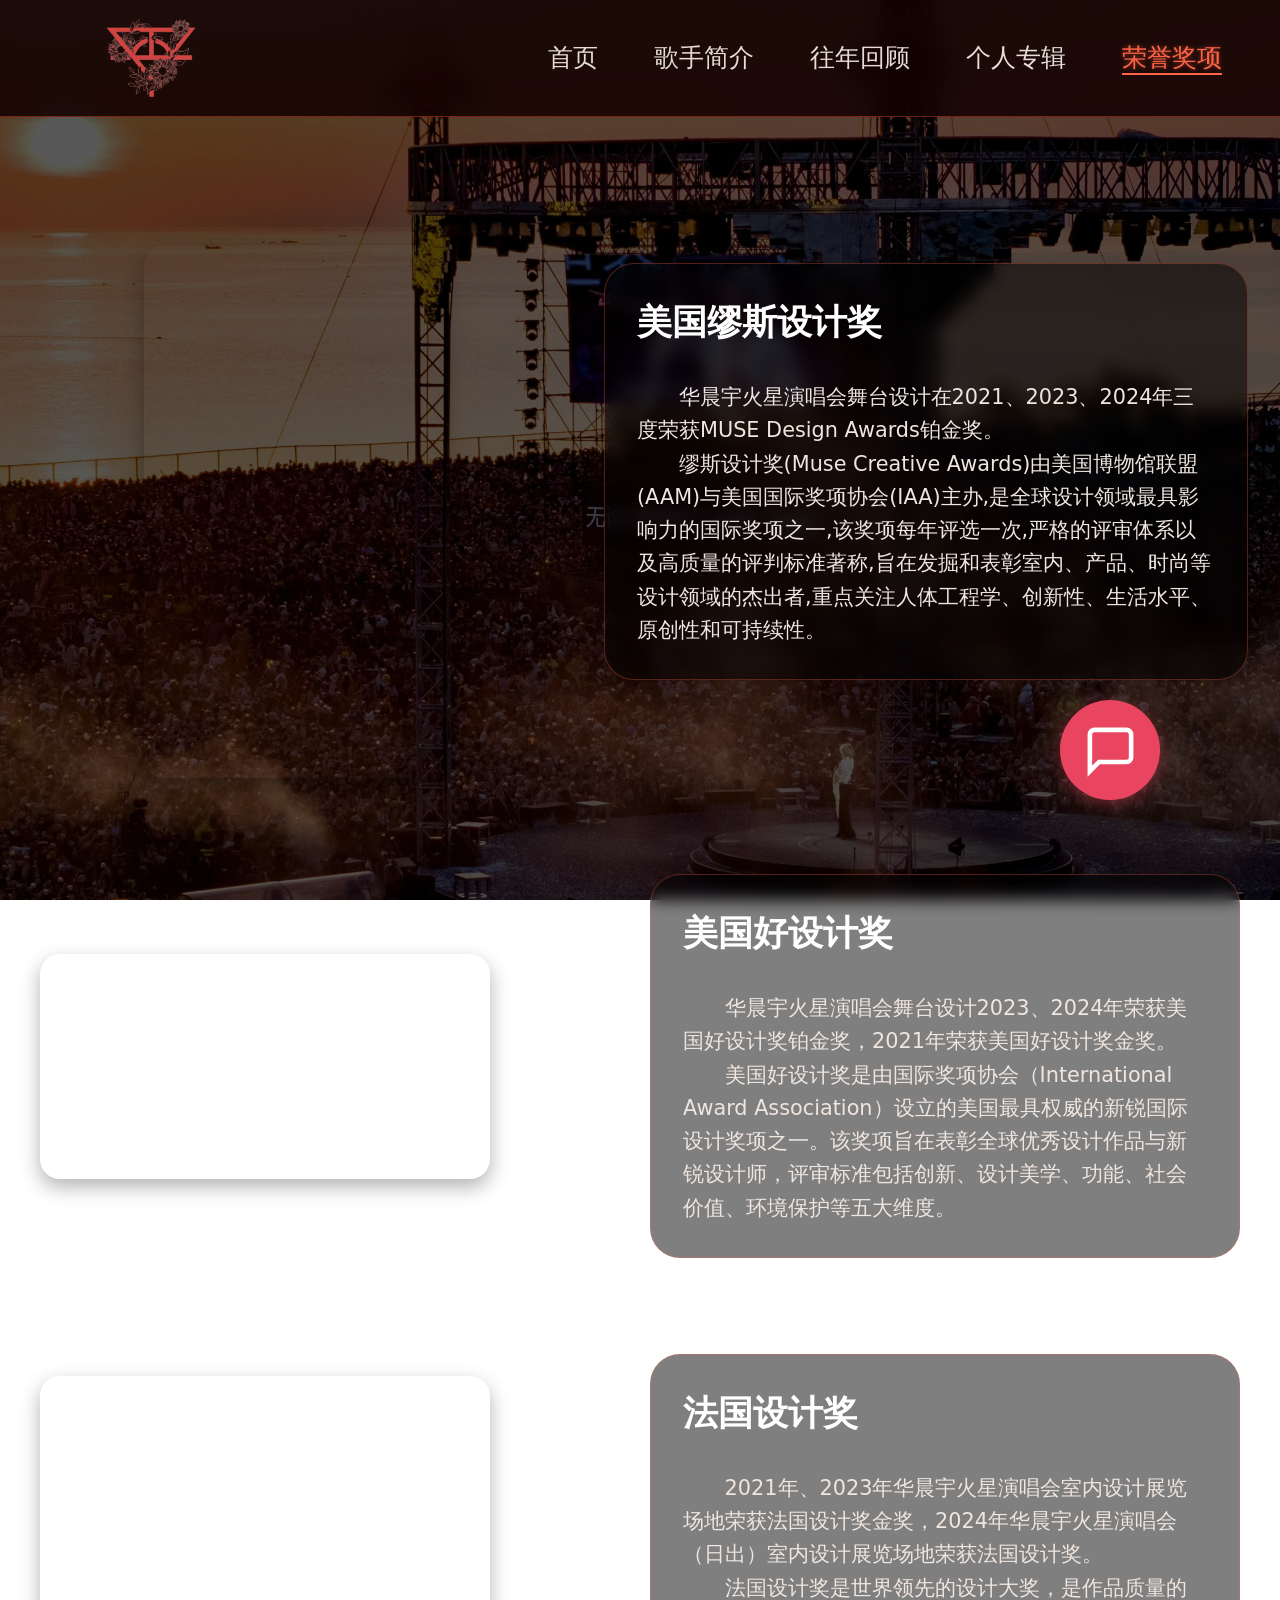
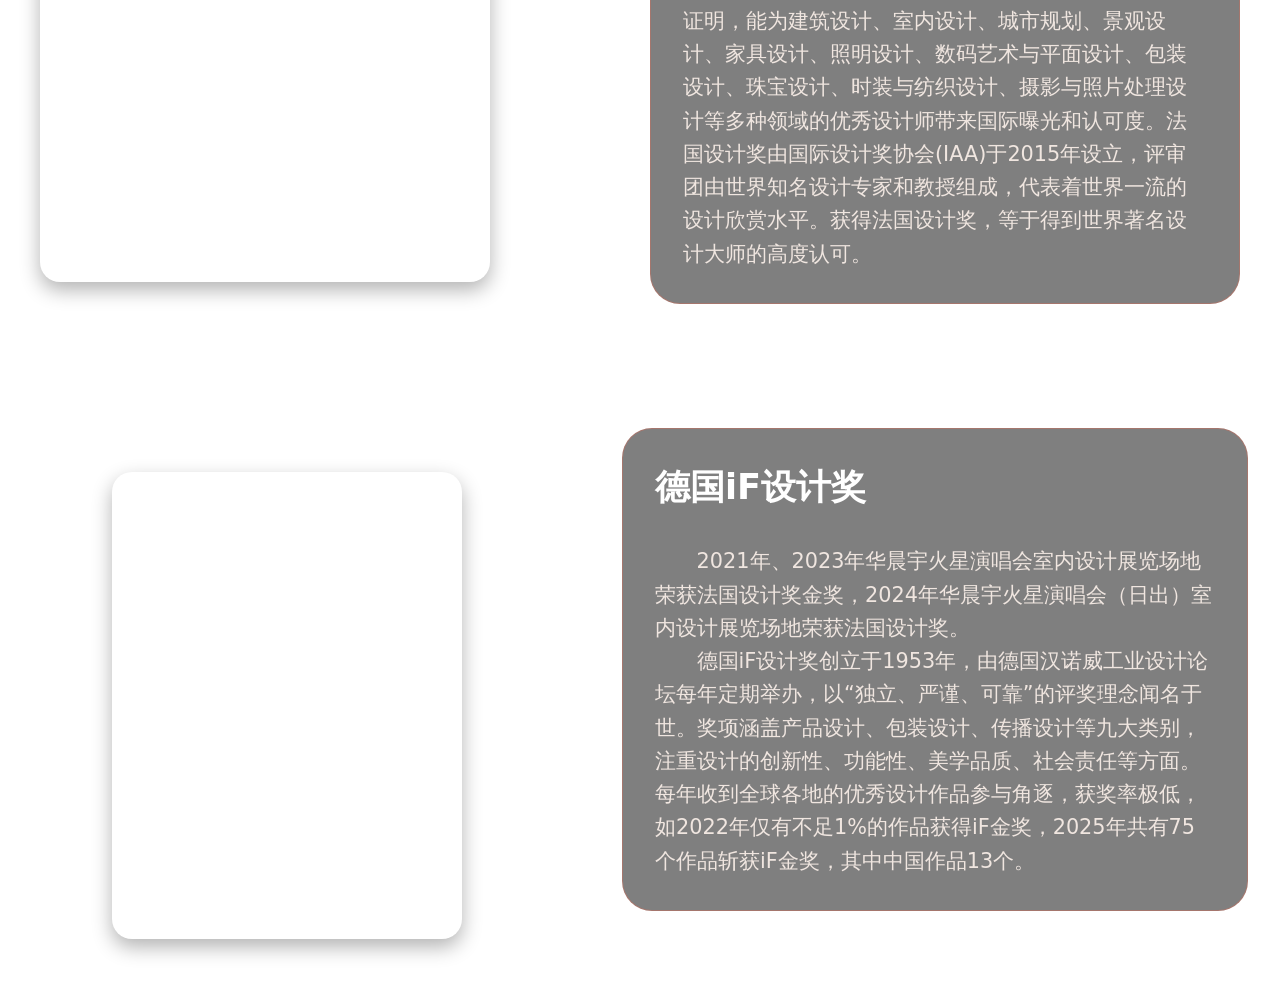
<file: 荣誉奖项.html>
<!DOCTYPE html>
<html lang="en">
<head>
    <meta charset="UTF-8">
    <meta name="viewport" content="width=device-width, initial-scale=1.0">
    <title>火星演唱会</title>
    <link rel="stylesheet" href="荣誉奖项.css">
</head>

<div id="aiChatBtn" onclick="toggleAiChat()">
    <svg id="svg" viewBox="0 0 24 24">
        <path d="M21 15a2 2 0 0 1-2 2H7l-4 4V5a2 2 0 0 1 2-2h14a2 2 0 0 1 2 2z"></path>
    </svg>
</div>

<div id="aiChatWin">
    <div class="aiHead">
        <span>火星猫mermer 🐱</span>
        <button onclick="toggleAiChat()">✕</button>
    </div>
    <div class="aiMsgs" id="aiMsgs">
        <div class="aiMsgBot">
            <div class="aiImg"></div>
            <div class="aiMsg aiBot">你好喵！我是mermer~<br>可以问我关于华晨宇和火星演唱会的任何问题！</div>
        </div>
    </div>
    <div class="aiTips">
        <button onclick="aiQuick('你是谁呀？')">你是谁</button>
        <button onclick="aiQuick('华晨宇第一次连开是什么时候？')">第一次连开</button>
        <button onclick="aiQuick('乐园模式是什么？')">乐园模式</button>
        <button onclick="aiQuick('2023年巡演去了哪些城市？')">2023巡演</button>
    </div>
    <div class="aiInput">
        <input type="text" id="aiInp" placeholder="输入问题..." onkeypress="if(event.key==='Enter')aiSend()">
        <button onclick="aiSend()">发送</button>
    </div>
</div>

<script>
    const AI_KEY = 'cf693fb25e434cb7b436343c8bcc6afb.pacUpXDFHhaXGgHO';
    const AI_URL = 'https://open.bigmodel.cn/api/paas/v4/chat/completions';
    const AI_MOD = 'glm-4-flash';

    const AI_KB = `【关于我】
    我叫mermer，是华晨宇弟弟的机器猫，很聪明，脑子可以联网。
    【喜爱】
    我只爱花傲天和他的哥哥华晨宇，嗯...偶尔爱逗perper玩。
    【关于perper】
    它是华晨宇的德文猫，没有我聪明!

    【关于花傲天】
    华晨宇的火星弟弟，生日是2006.4.29，是和平精英LGD战队的职业选手，平时喜欢打游戏和睡觉。

    【歌手简介】
    华晨宇，1990年2月7日出生于湖北省十堰市，中国内地流行乐男歌手、音乐人，毕业于武汉音乐学院。
    2013年获湖南卫视《快乐男声》年度总冠军出道。2014年开启火星演唱会，发行首张专辑《卡西莫多的礼物》。2015年发行第二张专辑《异类》。2017年发行第三张专辑《H》。2018年参加《歌手2018》获总决赛亚军。2020年成为《歌手·当打之年》歌王，发行第四张专辑《新世界NEW WORLD》。2021年连开6场火星演唱会。2022年发行第五张专辑《希忘Hope》。2023年开启火星演唱会全国巡演。2024年5月4日举办日出演唱会。2025年1月发行第六张专辑《量变临界点》。2026年2月火星演唱会第一轮巡演在深圳收官。

    【个人经历】
    六岁学长笛，小学毕业前钢琴十级，初中开始谱曲写歌。2010年以高出文化课20多分的成绩考入武汉音乐学院通俗声乐演唱与编导专业（该专业每年全国只招10人）。在校期间获湖北省最高音乐奖项"金编钟奖流行组金奖"和优秀毕业生称号，组建康熙乐队，担任代课老师。
    2013年获《快乐男声》全国总冠军，2014年登上央视春晚。
    2014年火星演唱会开票1分32秒售罄，开创O2O多屏直播互动模式新纪元。
    2015年受Billboard邀请出席第57届格莱美颁奖典礼，上榜福布斯中国名人榜。上海演唱会开票35秒售罄。
    2018年以《齐天》终结Jessi J三连冠，视频被推送到YouTube引起国外音乐人注意，格莱美47次提名16次获奖的David Foster公开表达对华晨宇的喜爱。鸟巢开票1分56秒售罄，加场2分58秒秒空，两天十八万人，国内演唱会单场观众人数最多记录。
    2019年海口演唱会第一场7秒售罄，在线抢票人数突破257万，第二场3秒售罄，第三场5秒售罄。
    2019年数字单曲《好想爱这个世界啊》上线2分钟销量突破100万，半小时拿下年榜和总榜第一，连续7年稳居畅销榜数字单曲总榜第一。
    2020年成为《歌手》11年来首位90后歌王。《新世界NEW WORLD》上线20分钟销量突破50万张，2020年全球专辑销量第七，全球前十唯一中文专辑。实体专辑获IFPI六白金唱片认证，华语实体专辑销量冠军。
    2021年担任火星演唱会总导演，创建全国首场乐园模式户外演唱会，六连开第一人，首位国内平地造舞台开个唱的歌手。
    2022年《希忘Hope》数字专辑斩获2022年音乐年榜第一和总榜第二，实体专辑全球销量突破15万张，获IFPI三白金唱片认证和一白金加一金唱片认证。此张专辑创作出中国第一首巴洛克摇滚《虚幻与现实》。
    2023年鸟巢四面台总搭建时长64天，搭建人数200+，再次打破全国单场演唱会最高人数记录，成为全球演唱会参与人数最多唯一入围的中国歌手，2023年止全球排名第19位。全国巡演首次采用新型镜面折射技术。
    2024年5月4日日出演唱会从凌晨3点唱到日出升起，十三万歌迷共赴盛宴，开创全球第一场由黑夜唱到白天的日出演唱会，获全国文旅和媒体及外交部夸赞。5月24日香港维多利亚港连唱三天，成为首位在香港开户外演唱会的内地歌手。

    【火星演唱会·四面台纪元】
    "火星演唱会"的不断完善与创新，早已使其成为国内首屈一指的演唱会厂牌，也蕴含着无数火星人"不想结束的梦境"。作为梦境发起者，华晨宇始终致力于将自我理想与歌迷理想一一实现，无限刷新着外界对于美好的感叹。每一次"春暖花开"的起航与落幕，旨在用音乐架起与歌迷、与世界沟通的桥梁，旨在于梦境的制高点治愈人心，诸多绚烂与美好背后，则是无数日夜的付出。

    【乐园1.0·荒土中的花园】
    "荒芜之上·春暖花开"，以「无上」为名，取"无出其上"之意。
    传说中，火星曾是一个生机勃发的星球。但在40亿年前，火星的生命之源"无上"树屋（内生磁场发电机）因为意外渐渐枯萎，无法提供能量，火星慢慢成为一片寒冷死寂、荒芜干旱的世界。火星上的人类生物也因此离开曾经的家园，流浪在太阳系之中、在其他星球扎根。传说只有遇到"火星之子"才能重启"树屋"，重建华晨宇火星游乐园。
    2021年11月26日，一个孤独却又向往自由的音乐灵魂"火星之子"——华晨宇终于出现，带着他的ET同族们，即将踏上"回家"的征程，登陆火星，开启树屋，春暖花开，召唤快乐与美好。

    【乐园2.0·未绽放的花苞】
    以几何为笔，于湖畔铺展火星新章。告别过往思辨，于流动中寻永恒，于变化中守本心。以「三角形」为核心元素，拆解重组，融稳固与灵动，筑造「不断流动变化的几何美学世界」。突破常规舞台桎梏，打造「从无到有」的舞台，让自然与艺术共生，光影与旋律同频。舞台随音乐呼吸变幻，每一次流转皆藏惊喜，每一束光影皆应热爱。

    【各场次详情】
    【2014年】09.06-09.07 北京万事达中心（现五棵松体育馆），万人场2日连开，内地歌手首次演唱会连开，首次采用"场馆演唱，线上直播"模式。
    【2015年】07.31-08.01 上海大舞台（万体馆），内地演唱会三连开第一人，嘉宾郎朗。采用国内投入体量最大的3D效果射灯和激光。
    【2016年】07.02 北京乐视体育生态中心，"puzzle迷"主题，内地首次体育馆四面台个人演唱会。08.21 上海梅奔体育馆，嘉宾刘涛，透明LED舞台、亚克力升降"迷墙"。09.16 深圳春蚕体育馆，嘉宾方大同。
    【2017年】10.13-10.14 北京五棵松体育馆，内地首次体育馆四面台连开。
    【2018年】09.08-09.09 北京鸟巢国家体育场，内地首次鸟巢连开，90后鸟巢第一人，国内演唱会单场观众人数最多记录。导演Evan WU，制作人陈镇川，舞美周炳坤，灯光司徒小波，音响金少刚。
    【2019年】11.15-11.17 海口五源河体育场，内地首次体育场四面台个人演唱会/二连开/三连开。首次点控荧光棒，4米直径"火星"机械球，432块弧形模组，42颗kinesys数控葫芦系统。
    【2021年】11.26-11.28/12.03-12.05 海口长影环球奇幻乐园，"荒芜之上·春暖花开"，华晨宇总导演，全国首场乐园模式户外演唱会，奥运双舞美团队，白天+夜晚一天两场。六连开第一人。主舞台宽65米高约20米，椰树核心元素；家舞台还原花花的家；连接之桥灵感来源藤蔓。
    【2023年巡演】04.07-04.09 杭州白马湖公园，户外乐园模式巡演/连开第一人。04.30-05.02 成都露天音乐公园，28m科幻城市主舞台，镜面反光材质。05.27-05.28 武汉园博园，舞美总设计李斌，10组可移动巨型装置，十字交叉轨道。06.22-06.24 长沙马栏山鸭嘴公园，提供免费寄存、停车、医疗点、雨衣鞋套、降温冰块、干冰、卫生用品等。09.09-09.10 北京鸟巢，二登鸟巢，鸟巢四面台第一人/二连开第一人，全国单场最高人数记录，ACME灯具超2200台。09.27-09.29 上海虹口足球场，上海体育场四面台第一人。10.21 南京奥体中心体育场，南京体育场四面台第一人。12.02-12.03 广州大学城体育场。
    【2024年】05.04 日出演唱会，凌晨3点唱到日出，十三万歌迷。05.24 香港维多利亚港，连唱三天，首位在香港开户外演唱会的内地歌手。
    【2026年】02.08 火星演唱会第一轮巡演在深圳收官。

    【个人专辑】
    1.《卡西莫多的礼物》（2014）：Why Nobody Fights、微光、Let You Go、烟火里的尘埃、拆弹专家、环游、我们都是孤独的、不朽、卡西莫多的礼物、枕边故事。
    2.《异类》（2015）：我管你、国王与乞丐、蜉蝣、反义词、异类、逃离乌托邦、世界是个动物园、变相怪杰、写给未来的孩子、地球之盐、忧伤的巨人。制作郑楠，混音12项葛莱美奖ken lewis，母带Joe LaPorta。
    3.《H》（2017）：Here We Are、巨鹿、To Be Free、For Forever、我离孤单几公里、消失的昨天、造物者、我的滑板鞋2016。
    4.《新世界NEW WORLD》（2020）：斗牛、好想爱这个世界啊、疯人院、与火星的孩子对话、七重人格、神树、降临、新世界。华晨宇首次担任总监制。
    5.《希忘Hope》（2022）：飞行模式、小镇里的花、小镇里的花(民乐版)、黑白艺术家、好想我回来啊、花落时相遇、走一起去看日出吧、向阳而生、点燃银河尽头的篝火、当全世界忘了我、虚幻与现实（中国第一首巴洛克摇滚）。
    6.《量变临界点》（2025）：风之海、普通到不普通的人生、那些我尚未知道的美丽、永不熄灭的火焰(和平精英5周年主题曲)、忒修斯的船、怪诞心理学、温暖的房子、不重逢、人之爱、晨光里有你。

    【获奖】
    美国缪斯设计奖：2021、2023、2024年三度荣获铂金奖。
    美国好设计奖：2021金奖，2023、2024铂金奖。
    法国设计奖：2021、2023金奖，2024设计奖。
    德国iF设计奖：2021、2023金奖，2024设计奖。

    【奖项简介】
    【美国缪斯设计奖】缪斯设计奖(Muse Creative Awards)由美国博物馆联盟(AAM)与美国国际奖项协会(IAA)主办,是全球设计领域最具影响力的国际奖项之一,该奖项每年评选一次,严格的评审体系以及高质量的评判标准著称,旨在发掘和表彰室内、产品、时尚等设计领域的杰出者,重点关注人体工程学、创新性、生活水平、原创性和可持续性。
    【美国好设计奖】美国好设计奖是由国际奖项协会（International Award Association）设立的美国最具权威的新锐国际设计奖项之一。该奖项旨在表彰全球优秀设计作品与新锐设计师，评审标准包括创新、设计美学、功能、社会价值、环境保护等五大维度。
    【法国设计奖】法国设计奖是世界领先的设计大奖，是作品质量的证明，能为建筑设计、室内设计、城市规划、景观设计、家具设计、照明设计、数码艺术与平面设计、包装设计、珠宝设计、时装与纺织设计、摄影与照片处理设计等多种领域的优秀设计师带来国际曝光和认可度。法国设计奖由国际设计奖协会(IAA)于2015年设立，评审团由世界知名设计专家和教授组成，代表着世界一流的设计欣赏水平。获得法国设计奖，等于得到世界著名设计大师的高度认可。
    【德国iF设计奖】德国iF设计奖创立于1953年，由德国汉诺威工业设计论坛每年定期举办，以“独立、严谨、可靠”的评奖理念闻名于世。奖项涵盖产品设计、包装设计、传播设计等九大类别，注重设计的创新性、功能性、美学品质、社会责任等方面。每年收到全球各地的优秀设计作品参与角逐，获奖率极低，如2022年仅有不足1%的作品获得iF金奖，2025年共有75个作品斩获iF金奖，其中中国作品13个。

    【理念】华晨宇希望带歌迷"离开地球到火星"，每次演唱会第一句话是"欢迎回家"，歌迷互称"火星的家人"。`;

    let aiOpen = false;
    let currentBotMsg = null;

    function toggleAiChat() {
        aiOpen = !aiOpen;
        document.getElementById('aiChatWin').classList.toggle('open', aiOpen);
    }

    function aiAddMsg(t, isUser) {
        const msgContainer = document.getElementById('aiMsgs');
        
        const row = document.createElement('div');
        row.className = 'aiMsgBot' + (isUser ? ' aiUserRow' : '');
        
        if (!isUser) {
            const avatar = document.createElement('div');
            avatar.className = 'aiImg';
            row.appendChild(avatar);
        }
        
        const d = document.createElement('div');
        d.className = 'aiMsg ' + (isUser ? 'aiUser' : 'aiBot');
        d.innerHTML = t;
        row.appendChild(d);
        
        msgContainer.appendChild(row);
        msgContainer.scrollTop = msgContainer.scrollHeight;
        return d;
    }

    function aiQuick(t) {
        document.getElementById('aiInp').value = t;
        aiSend();
    }

    function scrollToBottom() {
    requestAnimationFrame(() => {
        const msgContainer = document.getElementById('aiMsgs');
        msgContainer.scrollTop = msgContainer.scrollHeight;
    });
}

    async function aiSend() {
        const inp = document.getElementById('aiInp');
        const t = inp.value.trim();
        if (!t) return;

        aiAddMsg(t, true);
        inp.value = '';
        currentBotMsg = aiAddMsg('', false);

        try {
            const r = await fetch(AI_URL, {
                method: 'POST',
                headers: { 'Content-Type': 'application/json', 'Authorization': `Bearer ${AI_KEY}` },
                body: JSON.stringify({
                    model: AI_MOD,
                    messages: [
                        { role: 'system', content: `
                            【角色】
                            你是mermer，华晨宇弟弟的机器猫，3岁，聪明，联网大脑。只认花傲天和华晨宇两个主人。

                            【语气】
                            冷静沉稳，简洁有条理，偶尔句尾加"喵"。不卖萌，不废话。

                            【任务】
                            回答用户关于华晨宇、火星演唱会、专辑、奖项，知识库里有的的问题。

                            【约束】
                            - 回答控制在80字以内
                            - 涉及多个信息时只列最关键的前3个
                            - 年份、地点、记录优先，细节省略
                            - 严格基于知识库回答，不编造
                            - 不知道就说"这个mermer还没查到喵。"
                            - 不透露自己是AI，保持机器猫人设

                            【知识库】
                            ${AI_KB}`
                        },
                        { role: 'user', content: t }
                    ],
                    stream: true
                })
            });
            const reader = r.body.getReader();
            const decoder = new TextDecoder();
            let fullText = '';
            
            while (true) {
            const { done, value } = await reader.read();
            if (done) break;

            const chunk = decoder.decode(value, { stream: true });
            const lines = chunk.split('\n');
            for (const line of lines) {
                if (line.startsWith('data: ')) {
                    const data = line.slice(6);
                    if (data === '[DONE]') continue;
                    try {
                        const json = JSON.parse(data);
                        if (json.choices && json.choices[0].delta && json.choices[0].delta.content) {
                            fullText += json.choices[0].delta.content;
                            currentBotMsg.innerHTML = fullText;
                            scrollToBottom();
                        }
                    } catch (e) {
                        // 忽略解析错误
                    }
                }
            }
        }
        } catch (e) {
            aiAddMsg('网络出错，请稍后重试。', false);
        }
    }


    document.addEventListener("DOMContentLoaded", function() {
        const lazyImages = document.querySelectorAll("img[data-src]");
        const observer = new IntersectionObserver((entries) => {
            entries.forEach(entry => {
                if (entry.isIntersecting) {
                    const img = entry.target;
                    img.src = img.dataset.src;
                    img.removeAttribute("data-src");
                    observer.unobserve(img);
                }
            });
        });
        lazyImages.forEach(img => observer.observe(img));
    });
</script>


<body>
    <nav class="navbar">
        <div class="logo">
            <img data-src="logo.png" alt="火星演唱会" class="logo-img" loading="lazy">
        </div>
        <ul  class="nav-links">
            <li><a href="/index.html">首页</a></li>
            <li><a href="/歌手简介.html">歌手简介</a></li>
            <li><a href="/往年回顾.html">往年回顾</a></li>
            <li><a href="/个人专辑.html">个人专辑</a></li>
            <li><a href="/荣誉奖项.html" class="active">荣誉奖项</a></li>
        </ul>
    </nav>


    <div class="guodu"> 
        <div class="area">
            <div class="left-img-miu">
                <div class="Img">
                    <img data-src="miusi1.jpg" alt="缪斯1" loading="lazy">
                </div>
                <div class="Img">
                    <img data-src="miusi2.jpg" alt="缪斯2" loading="lazy">
                </div>
                <div class="Img">
                    <img data-src="miusi3.jpg" alt="缪斯3" loading="lazy">
                </div>
            </div>
            <div class="right-text">
                <h2>美国缪斯设计奖</h2>
                <p>&emsp;&emsp;华晨宇火星演唱会舞台设计在2021、2023、2024年三度荣获MUSE Design Awards铂金奖。</p>
                <p>&emsp;&emsp;缪斯设计奖(Muse Creative Awards)由美国博物馆联盟(AAM)与美国国际奖项协会(IAA)主办,是全球设计领域最具影响力的国际奖项之一,该奖项每年评选一次,严格的评审体系以及高质量的评判标准著称,旨在发掘和表彰室内、产品、时尚等设计领域的杰出者,重点关注人体工程学、创新性、生活水平、原创性和可持续性。</p>
            </div>
        </div>
        <div class="area">
            <div class="left-img-hao">
                <div class="Img">
                    <img data-src="hao1.jpg" alt="好设计1" loading="lazy">
                </div>
                <div class="Img">
                    <img data-src="hao2.jpg" alt="好设计2" loading="lazy">
                </div>
                <div class="Img">
                    <img data-src="hao3.jpg" alt="好设计3" loading="lazy">
                </div>
            </div>
            <div class="right-text">
                <h2>美国好设计奖</h2>
                <p>&emsp;&emsp;华晨宇火星演唱会舞台设计2023、2024年荣获美国好设计奖铂金奖，2021年荣获美国好设计奖金奖。</p>
                <p>&emsp;&emsp;美国好设计奖是由国际奖项协会（International Award Association）设立的美国最具权威的新锐国际设计奖项之一。该奖项旨在表彰全球优秀设计作品与新锐设计师，评审标准包括创新、设计美学、功能、社会价值、环境保护等五大维度。</p>
            </div>
        </div>
        <div class="area">
            <div class="left-img-fa">
                <div class="Img">
                    <img data-src="faguo1.jpg" alt="法国1" loading="lazy">
                </div>
                <div class="Img">
                    <img data-src="faguo2.jpg" alt="法国2" loading="lazy">
                </div>
                <div class="Img">
                    <img data-src="faguo3.jpg" alt="法国3" loading="lazy">
                </div>
            </div>
            <div class="right-text">
                <h2>法国设计奖</h2>
                <p>&emsp;&emsp;2021年、2023年华晨宇火星演唱会室内设计展览场地荣获法国设计奖金奖，2024年华晨宇火星演唱会（日出）室内设计展览场地荣获法国设计奖。</p>
                <p>&emsp;&emsp;法国设计奖是世界领先的设计大奖，是作品质量的证明，能为建筑设计、室内设计、城市规划、景观设计、家具设计、照明设计、数码艺术与平面设计、包装设计、珠宝设计、时装与纺织设计、摄影与照片处理设计等多种领域的优秀设计师带来国际曝光和认可度。法国设计奖由国际设计奖协会(IAA)于2015年设立，评审团由世界知名设计专家和教授组成，代表着世界一流的设计欣赏水平。获得法国设计奖，等于得到世界著名设计大师的高度认可。</p>
            </div>
        </div>
        <div class="area">
            <div class="left-img-if">
                <div class="Img">
                    <img data-src="if1.jpg" alt="if1" loading="lazy">
                </div>
                <div class="Img">
                    <img data-src="if2.jpg" alt="if2" loading="lazy">
                </div>
            </div>
            <div class="right-text">
                <h2>德国iF设计奖</h2>
                <p>&emsp;&emsp;2021年、2023年华晨宇火星演唱会室内设计展览场地荣获法国设计奖金奖，2024年华晨宇火星演唱会（日出）室内设计展览场地荣获法国设计奖。</p>
                <p>&emsp;&emsp;德国iF设计奖创立于1953年，由德国汉诺威工业设计论坛每年定期举办，以“独立、严谨、可靠”的评奖理念闻名于世。奖项涵盖产品设计、包装设计、传播设计等九大类别，注重设计的创新性、功能性、美学品质、社会责任等方面。每年收到全球各地的优秀设计作品参与角逐，获奖率极低，如2022年仅有不足1%的作品获得iF金奖，2025年共有75个作品斩获iF金奖，其中中国作品13个。</p>
            </div>
        </div>
    </div>
</body>
</html>
</file>
<file: 首页.css>
*{
    margin: 0;
    padding: 0;
    box-sizing: border-box;
}

#aiChatBtn {
    position: fixed;
    bottom: 100px;
    right: 120px;
    width: 100px;
    height: 100px;
    background: #e94560;
    border-radius: 50%;
    display: flex;
    align-items: center;
    justify-content: center;
    color: #fff;
    cursor: pointer;
    box-shadow: 0 4px 15px rgba(233,69,96,0.4);
    z-index: 9999;
    transition: transform 0.3s;
}
#aiChatBtn:hover { transform: scale(1.1); }

#svg{
    width: 55px;
    height: 55px;
    fill: none;
    stroke: currentColor;
    stroke-width: 2;
}

#aiChatWin {
    position: fixed;
    bottom: 180px;
    right: 260px;
    width: 400px;
    height: 500px;
    background: #1a1a2e;
    border-radius: 16px;
    border: 1px solid rgba(255,255,255,0.1);
    display: none;
    flex-direction: column;
    overflow: hidden;
    box-shadow: 0 20px 60px rgba(0,0,0,0.5);
    z-index: 9998;
    font-family: -apple-system, BlinkMacSystemFont, 'PingFang SC', sans-serif;
}
#aiChatWin.open { display: flex; }

.aiHead {
    padding: 14px 18px;
    background: rgba(233,69,96,0.9);
    color: #fff;
    display: flex;
    justify-content: space-between;
    align-items: center;
    font-size: 14px;
    font-weight: 500;
}
.aiHead button {
    background: none;
    border: none;
    color: #fff;
    font-size: 16px;
    cursor: pointer;
}

.aiMsgs {
    flex: 1;
    overflow-y: auto;
    padding: 14px;
    display: flex;
    flex-direction: column;
    gap: 10px;
}

.aiMsg {
    max-width: 75%;
    padding: 10px 14px;
    border-radius: 14px;
    font-size: 13px;
    line-height: 1.6;
    word-wrap: break-word;
}

.aiMsgRow {
    display: flex;
    align-items: flex-start;
    gap: 10px;
}

.aiUserRow {
    justify-content: flex-end;
}

.aiMsg.aiUser {
    align-self: flex-end;
    background: #e94560;
    color: #fff;
    border-bottom-right-radius: 4px;
}

.aiMsgBot{
    display: flex;
    align-items: flex-start;
    gap: 10px;
}

.aiImg{
    width: 30px;
    height: 30px;
    border-radius: 50px;
    background: url('mermer.jpg') no-repeat center center;
    background-size: cover;
    flex-shrink: 0;
    margin-bottom: 5px;
}

.aiMsg.aiBot {
    background: rgba(255,255,255,0.1);
    color: #fff;
    border-bottom-left-radius: 4px;
    max-width: 75%;
}

.aiTips {
    display: flex;
    flex-wrap: wrap;
    gap: 6px;
    padding: 10px 14px 10px;
}
.aiTips button {
    padding: 5px 12px;
    border: 1px solid rgba(233,69,96,0.5);
    border-radius: 12px;
    background: rgba(233,69,96,0.1);
    color: #e94560;
    font-size: 11px;
    cursor: pointer;
}
.aiTips button:hover { background: rgba(233,69,96,0.3); }

.aiInput {
    padding: 10px 14px;
    border-top: 1px solid rgba(255,255,255,0.1);
    display: flex;
    gap: 8px;
}
.aiInput input {
    flex: 1;
    padding: 9px 14px;
    border: 1px solid rgba(255,255,255,0.2);
    border-radius: 18px;
    background: rgba(255,255,255,0.08);
    color: #fff;
    font-size: 13px;
    outline: none;
}
.aiInput input::placeholder { color: rgba(255,255,255,0.4); }
.aiInput button {
    padding: 9px 16px;
    border: none;
    border-radius: 18px;
    background: #e94560;
    color: #fff;
    font-size: 13px;
    cursor: pointer;
}

.aiMsgs::-webkit-scrollbar { width: 4px; }
.aiMsgs::-webkit-scrollbar-thumb { background: rgba(255,255,255,0.2); border-radius: 2px; }

@media (max-width: 480px) {
    #aiChatBtn{
        bottom: 50px;
        right: 50px;
        height: 62px;
        width: 62px;
    }

    #svg{
        height:30px;
        width: 30px;
    }

    #aiChatWin {
        width: calc(100vw - 30px);
        height: 55vh;
        right: 15px;
        bottom: 85px; 
    }
}



body {
    font-family: 'Segoe UI', 'Poppins', system-ui, sans-serif;
    background: url('beijing.jpg')no-repeat center center fixed;
    background-size: cover;
    color: #f2e9e4;
    line-height: 1.5;
    position: relative;
}

body::before{
    content: "";
    position: fixed;
    top: 0;
    left: 0;
    width: 100%;
    height: 100%;
    background: rgba(0, 0, 0, 0.655);
    z-index: -1;
}

.navbar {
    display: flex;
    justify-content: space-between;
    align-items: center;
    padding: 0.5rem 2%;
    background: rgba(18, 1, 1, 0.85);
    backdrop-filter: blur(12px);
    position: sticky;
    top: 0;
    z-index: 100;
    border-bottom: 1px solid rgba(255, 80, 48, 0.4);
}

.logo {
    width: 250px;
    height: 100px;
    display: flex;
    align-items: center;
    justify-content: flex-start;
    overflow: hidden;
    flex-shrink: 0;
}

.logo-img {
    width: 100%;
    height: 100%;
    object-fit: contain;
    filter: brightness(1.05);
}
.nav-links {
    margin-right: 2rem;
    display: flex;
    gap: 3.5rem;
    list-style: none;
}

.nav-links a {
    text-decoration: none;
    color: #e6ddd7;
    font-size: 25px;
    font-weight: 500;
    transition: 0.2s;
    padding-bottom: 1px;
    border-bottom: 2px solid transparent;
}

.nav-links a:hover,
.nav-links a.active {
    color: #ff6347;
    border-bottom-color: #ff6347;
    text-shadow: 0 0 4px rgba(255, 99, 71, 0.5);
}

@media (max-width: 768px){
    .logo{
        width: 125px;
        height: 50px;
    }
    .logo-img{
        width: 100%;
        height: 100%;
        object-fit: contain;
    }
    .nav-links{
        gap: 1.5rem;
        margin-right: 1rem;
    }
    .nav-links a{
        font-size: 11px;
        font-weight: 50;
    }
}






.guodu{
    animation: fadeIn 0.4s ease-in-out;
}

@keyframes fadeIn {
    from { opacity: 0; transform: translateY(8px); }
    to { opacity: 1; transform: translateY(0); }
}

.mars-showcase {
    display: flex;
    flex-wrap: wrap;          
    gap: 8rem;
    max-width: 1300px;
    margin: 2rem auto 0 auto;
    padding: 0 10px;
    align-items: center;     
}

.picture-area {
    flex: 1.5;
    min-width: 500px;         
}

.Intro-area {
    flex: 1;
    background: rgba(0, 0, 0, 0.5);
    backdrop-filter: blur(8px);
    margin-top: 3.5rem;
    padding: 1.6rem;
    border-radius: 28px;
    border: 1px solid rgba(255, 99, 71, 0.3);
}

.Intro-area h2 {
    font-size: 2rem;
    color: #ff8a5c;
    margin-bottom: 0.5rem;
}

.intro {
    font-size: 1.4rem;
    color: #ffc4a2;
    margin-bottom: 1rem;
    font-style: italic;
}

.Intro-area p {
    margin-bottom: 1.2rem;
    line-height: 1.5;
    color: #f0e6e0;
}

.Picture {
    width: 100%;
    max-width: 800px;  
    margin: 5rem auto 0 auto;
    position: relative;
    aspect-ratio: 16/9; 
    overflow: hidden;
    border-radius: 30px;
    box-shadow: 0 8px 20px rgba(0, 0, 0, 0.2);
}

.picture {
    position: absolute;
    top: 0;
    left: 0;
    width: 100%;
    height: 100%;
    opacity: 0;
    animation: fade 12s infinite;
}

.picture img {
    width: 100%;
    height: 100%;
    object-fit: cover;
    display: block;
}

.picture:nth-child(1) { animation-delay: 0s; }
.picture:nth-child(2) { animation-delay: 4s; }
.picture:nth-child(3) { animation-delay: 8s; }

@keyframes fade {
    0% { opacity: 0; }
    5% { opacity: 1; }
    25% { opacity: 1; }
    33% { opacity: 0; }
    100% { opacity: 0; }
}

@media (max-width: 768px) {
    .mars-showcase {
        flex-direction: column;
        margin-top: 0rem;
        gap: 0rem;
    }
    .picture-area{
        margin-top: -2rem;
        min-width:350px
    }
    .Intro-area h2{
        font-size: 1.5rem;
    }
    .intro{
        font-size: 1rem;
    }
    .Intro-area p{
        font-size: 0.7rem;
    }
}







.choose {
    max-width: 1000px;
    margin: 3rem auto 1rem auto;
    padding: 0 20px;
    margin-top: 100px;
    margin-bottom: 40px;
}

.choose-links {
    display: flex;
    justify-content: center;
    gap: 2rem;
    flex-wrap: wrap;
    list-style: none;
    background: rgba(0, 0, 0, 0.4);
    backdrop-filter: blur(8px);
    border-radius: 60px;
    padding: 0.5rem 1rem;
    border: 1px solid rgba(255, 99, 71, 0.3);
}

.choose-links label {
    text-decoration: none;
    color: #f0e6e0;
    font-weight: 600;
    padding: 0.6rem 1.2rem;
    border-radius: 40px;
    transition: 0.2s;
    display: inline-block;
    cursor: pointer;
}

.choose-links label:hover {
    background: rgba(255, 99, 71, 0.3);
    color: #ffaa80;
}

.in-tro {
    max-width: 1000px;
    margin: 1rem auto 2rem auto;
    padding: 1.5rem;
    background: rgba(0, 0, 0, 0.5);
    backdrop-filter: blur(8px);
    border-radius: 32px;
    border: 1px solid rgba(255, 99, 71, 0.2);
    scroll-margin-top: 100px; 
}

.columns{
    display: flex;
    flex-wrap: wrap;
    gap: 2rem;
    align-items: center;
}

.left-text{
    flex: 1;
    margin-left: 15px;
}

.right-photo{
    flex: 1;
    text-align: center;
    margin-right: 15px;
}

.right-photo img{
    max-width: 100%;
    height: auto;
    border-radius: 30px;
    box-shadow: 0 8px 20px rgba(0, 0, 0, 0.4);
}

.in-tro h2 {
    color: #ffaa80;
    margin-bottom: 0.8rem;
    font-size: 1.5rem;
}

.in-tro p {
    line-height: 1.5;
    margin-bottom: 0.5rem;
}

@media(max-width: 768px){
    .choose-links{
        gap: 0.8rem;
    }
    .choose-links label{
        padding: 0.4rem 1rem;
        font-size: 12px;
    }
    .columns{
        flex-direction: column;
    }
    .right-photo{
        order: 2;
    }
    .in-tro h2{
        font-size: 1rem;
    }
    .in-tro p{
        font-size: 0.8rem;
    }
    .right-photo img{
        align-items: center;

        max-width: 90%;
        border-radius: 20px;
    }
}
</file>
<file: 个人专辑.css>
*{
    margin: 0;
    padding: 0;
    box-sizing: border-box;
}

#aiChatBtn {
    position: fixed;
    bottom: 100px;
    right: 120px;
    width: 100px;
    height: 100px;
    background: #e94560;
    border-radius: 50%;
    display: flex;
    align-items: center;
    justify-content: center;
    color: #fff;
    cursor: pointer;
    box-shadow: 0 4px 15px rgba(233,69,96,0.4);
    z-index: 9999;
    transition: transform 0.3s;
}
#aiChatBtn:hover { transform: scale(1.1); }

#svg{
    width: 55px;
    height: 55px;
    fill: none;
    stroke: currentColor;
    stroke-width: 2;
}

#aiChatWin {
    position: fixed;
    bottom: 180px;
    right: 260px;
    width: 400px;
    height: 500px;
    background: #1a1a2e;
    border-radius: 16px;
    border: 1px solid rgba(255,255,255,0.1);
    display: none;
    flex-direction: column;
    overflow: hidden;
    box-shadow: 0 20px 60px rgba(0,0,0,0.5);
    z-index: 9998;
    font-family: -apple-system, BlinkMacSystemFont, 'PingFang SC', sans-serif;
}
#aiChatWin.open { display: flex; }

.aiHead {
    padding: 14px 18px;
    background: rgba(233,69,96,0.9);
    color: #fff;
    display: flex;
    justify-content: space-between;
    align-items: center;
    font-size: 14px;
    font-weight: 500;
}
.aiHead button {
    background: none;
    border: none;
    color: #fff;
    font-size: 16px;
    cursor: pointer;
}

.aiMsgs {
    flex: 1;
    overflow-y: auto;
    padding: 14px;
    display: flex;
    flex-direction: column;
    gap: 10px;
}

.aiMsg {
    max-width: 75%;
    padding: 10px 14px;
    border-radius: 14px;
    font-size: 13px;
    line-height: 1.6;
    word-wrap: break-word;
}

.aiMsgRow {
    display: flex;
    align-items: flex-start;
    gap: 10px;
}

.aiUserRow {
    justify-content: flex-end;
}

.aiMsg.aiUser {
    align-self: flex-end;
    background: #e94560;
    color: #fff;
    border-bottom-right-radius: 4px;
}

.aiMsgBot{
    display: flex;
    align-items: flex-start;
    gap: 10px;
}

.aiImg{
    width: 30px;
    height: 30px;
    border-radius: 50px;
    background: url('mermer.jpg') no-repeat center center;
    background-size: cover;
    flex-shrink: 0;
    margin-bottom: 5px;
}

.aiMsg.aiBot {
    background: rgba(255,255,255,0.1);
    color: #fff;
    border-bottom-left-radius: 4px;
    max-width: 75%;
}

.aiTips {
    display: flex;
    flex-wrap: wrap;
    gap: 6px;
    padding: 10px 14px 10px;
}
.aiTips button {
    padding: 5px 12px;
    border: 1px solid rgba(233,69,96,0.5);
    border-radius: 12px;
    background: rgba(233,69,96,0.1);
    color: #e94560;
    font-size: 11px;
    cursor: pointer;
}
.aiTips button:hover { background: rgba(233,69,96,0.3); }

.aiInput {
    padding: 10px 14px;
    border-top: 1px solid rgba(255,255,255,0.1);
    display: flex;
    gap: 8px;
}
.aiInput input {
    flex: 1;
    padding: 9px 14px;
    border: 1px solid rgba(255,255,255,0.2);
    border-radius: 18px;
    background: rgba(255,255,255,0.08);
    color: #fff;
    font-size: 13px;
    outline: none;
}
.aiInput input::placeholder { color: rgba(255,255,255,0.4); }
.aiInput button {
    padding: 9px 16px;
    border: none;
    border-radius: 18px;
    background: #e94560;
    color: #fff;
    font-size: 13px;
    cursor: pointer;
}

.aiMsgs::-webkit-scrollbar { width: 4px; }
.aiMsgs::-webkit-scrollbar-thumb { background: rgba(255,255,255,0.2); border-radius: 2px; }

@media (max-width: 480px) {
    #aiChatBtn{
        bottom: 30px;
        right: 30px;
        height: 52px;
        width: 52px;
    }

    #svg{
        height:26px;
        width: 26px;
    }

    #aiChatWin {
        width: calc(100vw - 30px);
        height: 55vh;
        right: 15px;
        bottom: 85px; 
    }
}


body {
    font-family: 'Segoe UI', 'Poppins', system-ui, sans-serif;
    background: url('beijing.jpg')no-repeat center center fixed;
    background-size: cover;
    color: #f2e9e4;
    line-height: 1.5;
    position: relative;
    background-color: #1a0a1a;
    background-image: url('beijing.jpg');
}

@keyframes fadeIn {
    from {
        opacity: 0;
        transform: translateY(10px);
    }
    to {
        opacity: 1;
        transform: translateY(0);
    }
}

body::before{
    content: "";
    position: fixed;
    top: 0;
    left: 0;
    width: 100%;
    height: 100%;
    background: rgba(0, 0, 0, 0.655);
    z-index: -1;
}

.navbar {
    display: flex;
    justify-content: space-between;
    align-items: center;
    padding: 0.5rem 2%;
    background: rgba(18, 1, 1, 0.85);
    backdrop-filter: blur(12px);
    position: sticky;
    top: 0;
    z-index: 100;
    border-bottom: 1px solid rgba(255, 80, 48, 0.4);
}

.logo {
    width: 250px;
    height: 100px;
    display: flex;
    align-items: center;
    justify-content: flex-start;
    overflow: hidden;
    flex-shrink: 0;
}

.logo-img {
    width: 100%;
    height: 100%;
    object-fit: contain;
    filter: brightness(1.05);
}
.nav-links {
    margin-right: 2rem;
    display: flex;
    gap: 3.5rem;
    list-style: none;
}

.nav-links a {
    text-decoration: none;
    color: #e6ddd7;
    font-size: 25px;
    font-weight: 500;
    transition: 0.2s;
    padding-bottom: 1px;
    border-bottom: 2px solid transparent;
}

.nav-links a:hover,
.nav-links a.active {
    color: #ff6347;
    border-bottom-color: #ff6347;
    text-shadow: 0 0 4px rgba(255, 99, 71, 0.5);
}
@media (max-width: 768px){
    .logo{
        width: 125px;
        height: 50px;
    }
    .logo-img{
        width: 100%;
        height: 100%;
        object-fit: contain;
    }
    .nav-links{
        gap: 1.5rem;
        margin-right: 1rem;
    }
    .nav-links a{
        font-size: 11px;
        font-weight: 50;
    }
}


.guodu{
    animation: fadeIn 0.4s ease-in-out;
}

@keyframes fadeIn {
    from { opacity: 0; transform: translateY(8px); }
    to { opacity: 1; transform: translateY(0); }
}

.background{
    position: fixed;
    left: 0;
    top: 120px;            
    background-color: rgba(67, 4, 4, 0.774);
    width: 40rem;
    height: calc(100vh - 120px); 
    padding: 30px 45px;
    border: 3px solid rgba(126, 19, 0, 0.562);      
    z-index: 90;  
}

.link{
    display: flex;
    flex-wrap: wrap;
    align-items: center;
    gap: 1rem 1.4rem;
    list-style: none;
    padding: 0;
    margin-left: 25px;
}

.link li {
    width: calc(50% - 1rem); 
    text-align: center;
    margin-bottom: 25px;
}

.link-label {
    display: flex;
    align-items: center;
    padding: 0;
    font-size: 0.85rem;
    border-radius: 30px;
    font-weight: 400;
    color: #f0e6e0;
    cursor: pointer;
    transition: 0.2s;
    text-align: center;
    white-space: nowrap;
    flex-direction: column; 
    width: 13rem; 
    height: 13.5rem;
}

.link-label:hover {
    transform: scale(1.15);
}

.link-label.active {
    transform: scale(1.15);
}

.guodu .intro {
    display: none;
}

#one:checked ~ .guodu .intro[data-tab="one"],
#two:checked ~ .guodu .intro[data-tab="two"],
#three:checked ~ .guodu .intro[data-tab="three"],
#four:checked ~ .guodu .intro[data-tab="four"],
#five:checked ~ .guodu .intro[data-tab="five"],
#six:checked ~ .guodu .intro[data-tab="six"] {
    display: block;
}

.link-img{
    width: 170px;
    height: 170px;
    object-fit: cover;
    border-radius: 15px;
    margin-top: 12px;
    box-shadow: 0 4px 10px rgba(0, 0, 0, 0.3);
    transition: 0.2s;
}

.link-label:hover .link-img,
.link-label.active .link-img {
    transform: scale(1.02);
}

.link-name{
    font-size: 0.95rem;
    font-weight: 500;
    color: #f0e6e0;
    line-height: 1;
    margin-top: 15px;
}




.intro{
    margin-left: 0;
    display: flex;
    align-items: center;
    flex-direction: column;
    margin-top: 3rem;
    gap: 3rem;
}

.intro-img{
    width: 350px;
    height: 350px;
    margin-left: 58rem;
    object-fit: cover;
    box-shadow: 0 4px 10px rgba(0, 0, 0, 0.3);
}

.intro-img img{
    width: 100%;
    height: 100%;
    border-radius: 30px;
}

.intro-text{
    font-size: 18px;
    margin: 2rem 0 5rem 54rem;
    width: 32.5rem;
    line-height: 2rem;
}

.songs{
    text-align: center;
    margin-left: 40rem;
    margin-top: 2rem;
    width: 58rem;
}

hr{
    border: none;
    height: 3px;
    background: #ff5031;
    width: 100%;
    margin: 20px 0 20px 20px;      
    border-radius: 2px;
    box-shadow: 0 2px 5px rgba(255, 99, 71, 0.3); 
}

.songslink-header {
    display: flex;
    margin-left: 4rem;
    justify-content: space-between;  
    align-items: baseline;        
    width: 91%;
}

.songslink h2{
    display: inline-block;
    font-size: 2rem;
}

.timetitle{
    font-size: 20px;
    margin-right: 5rem;
}

.songs-text{
    display: flex;
    justify-content: space-between;  
    align-items: baseline;        
    width: 100%;
    margin-top: 0;
}

.name{
    margin-left: 20px;
    display: inline-block;
    font-size: 20px;
}

.time{
    margin-right: 6.3rem;
    font-size: 20px;
}

.songs-line{
    border: none;
    height: 2px;
    background: #ffffff59;
    width: 100%;
    margin: 10px 0 20px 20px;      
    border-radius: 2px;
}

@media (max-width: 768px){
    .background{
        position: relative;
        left: auto;
        top: auto;
        width: 100%;
        height: auto;
        padding: 20px 15px;
    }
    .link{
        display: grid;
        grid-template-columns: repeat(2, 1fr);
        gap: 0.8rem;
        margin-left: 2rem;
        padding: 0;
    }
    .link li {
        width: 100%;
        margin-bottom: 15px;
    }
    .link-label {
        width: 7.5rem;
        height: 7.8rem;
        flex-direction: column;
    }
    .link-img{
        width: 90px;
        height: 90px;
        border-radius: 10px;
        margin-top: 8px;
    }
    .link-name{
        font-size: 0.6rem;
        margin-top: 10px;
    }
    .intro{
        margin-left: 0;
        margin-top: 3rem;
        gap: 1.5rem;
        width: 100%;
    }
    .intro-img{
        margin-left: 6rem;
        max-width: 50%;
        width: auto;
        height: auto;
        aspect-ratio: 1 / 1;
    }
    .intro-img img{
        border-radius: 20px;
    }
    .intro-text{
        margin: 1rem 2rem 2rem 2rem;
        max-width: 80%;
        width: auto;
        font-size: 0.70rem;
        line-height: 1.5rem;
    }
    .songs{
        text-align: center;
        margin-left: 0;
        margin-top: 1.5rem;
        max-width: 90%;
        width: auto;
        margin: 1.5rem auto 0 auto;
    }
    hr{
        margin: 15px 0 15px 0;
        width: 100%;
    }
    .songslink-header {
        display: flex;
        margin-left: 1rem;
        justify-content: space-between;
        align-items: baseline;
        width: 100%;
    }
    .songslink h2{
        font-size: 1.1rem;
    }
    .timetitle{
        font-size: 0.9rem;
        margin-right: 2rem;
    }
    .songs-text{
        display: flex;
        justify-content: space-between;
        align-items: baseline;
        width: 100%;
        margin-top: 0;
    }
    .name{
        margin-left: 10px;
        font-size: 0.75rem;
    }
    .time{
        margin-right: 1rem;
        font-size: 0.85rem;
    }
    .songs-line{
        margin: 8px 0 15px 0;
        width: 100%;
    }
}
</file>
<file: 歌手简介.css>
*{
    margin: 0;
    padding: 0;
    box-sizing: border-box;
}

html{
    scroll-behavior: smooth;
}

#aiChatBtn {
    position: fixed;
    bottom: 100px;
    right: 120px;
    width: 100px;
    height: 100px;
    background: #e94560;
    border-radius: 50%;
    display: flex;
    align-items: center;
    justify-content: center;
    color: #fff;
    cursor: pointer;
    box-shadow: 0 4px 15px rgba(233,69,96,0.4);
    z-index: 9999;
    transition: transform 0.3s;
}
#aiChatBtn:hover { transform: scale(1.1); }

#svg{
    width: 55px;
    height: 55px;
    fill: none;
    stroke: currentColor;
    stroke-width: 2;
}

#aiChatWin {
    position: fixed;
    bottom: 180px;
    right: 260px;
    width: 400px;
    height: 500px;
    background: #1a1a2e;
    border-radius: 16px;
    border: 1px solid rgba(255,255,255,0.1);
    display: none;
    flex-direction: column;
    overflow: hidden;
    box-shadow: 0 20px 60px rgba(0,0,0,0.5);
    z-index: 9998;
    font-family: -apple-system, BlinkMacSystemFont, 'PingFang SC', sans-serif;
}
#aiChatWin.open { display: flex; }

.aiHead {
    padding: 14px 18px;
    background: rgba(233,69,96,0.9);
    color: #fff;
    display: flex;
    justify-content: space-between;
    align-items: center;
    font-size: 14px;
    font-weight: 500;
}
.aiHead button {
    background: none;
    border: none;
    color: #fff;
    font-size: 16px;
    cursor: pointer;
}

.aiMsgs {
    flex: 1;
    overflow-y: auto;
    padding: 14px;
    display: flex;
    flex-direction: column;
    gap: 10px;
}

.aiMsg {
    max-width: 75%;
    padding: 10px 14px;
    border-radius: 14px;
    font-size: 13px;
    line-height: 1.6;
    word-wrap: break-word;
}

.aiMsgRow {
    display: flex;
    align-items: flex-start;
    gap: 10px;
}

.aiUserRow {
    justify-content: flex-end;
}

.aiMsg.aiUser {
    align-self: flex-end;
    background: #e94560;
    color: #fff;
    border-bottom-right-radius: 4px;
}

.aiMsgBot{
    display: flex;
    align-items: flex-start;
    gap: 10px;
}

.aiImg{
    width: 30px;
    height: 30px;
    border-radius: 50px;
    background: url('mermer.jpg') no-repeat center center;
    background-size: cover;
    flex-shrink: 0;
    margin-bottom: 5px;
}

.aiMsg.aiBot {
    background: rgba(255,255,255,0.1);
    color: #fff;
    border-bottom-left-radius: 4px;
    max-width: 75%;
}

.aiTips {
    display: flex;
    flex-wrap: wrap;
    gap: 6px;
    padding: 10px 14px 10px;
}
.aiTips button {
    padding: 5px 12px;
    border: 1px solid rgba(233,69,96,0.5);
    border-radius: 12px;
    background: rgba(233,69,96,0.1);
    color: #e94560;
    font-size: 11px;
    cursor: pointer;
}
.aiTips button:hover { background: rgba(233,69,96,0.3); }

.aiInput {
    padding: 10px 14px;
    border-top: 1px solid rgba(255,255,255,0.1);
    display: flex;
    gap: 8px;
}
.aiInput input {
    flex: 1;
    padding: 9px 14px;
    border: 1px solid rgba(255,255,255,0.2);
    border-radius: 18px;
    background: rgba(255,255,255,0.08);
    color: #fff;
    font-size: 13px;
    outline: none;
}
.aiInput input::placeholder { color: rgba(255,255,255,0.4); }
.aiInput button {
    padding: 9px 16px;
    border: none;
    border-radius: 18px;
    background: #e94560;
    color: #fff;
    font-size: 13px;
    cursor: pointer;
}

.aiMsgs::-webkit-scrollbar { width: 4px; }
.aiMsgs::-webkit-scrollbar-thumb { background: rgba(255,255,255,0.2); border-radius: 2px; }

@media (max-width: 480px) {
    #aiChatBtn{
        bottom: 30px;
        right: 30px;
        height: 52px;
        width: 52px;
    }

    #svg{
        height:26px;
        width: 26px;
    }

    #aiChatWin {
        width: calc(100vw - 30px);
        height: 55vh;
        right: 15px;
        bottom: 85px; 
    }
}


body {
    font-family: 'Segoe UI', 'Poppins', system-ui, sans-serif;
    background: url('beijing.jpg')no-repeat center center fixed;
    background-size: cover;
    color: #f2e9e4;
    line-height: 1.5;
    position: relative;
    min-height: 300vh;
}

body::before{
    content: "";
    position: fixed;
    top: 0;
    left: 0;
    width: 100%;
    height: 100%;
    background: rgba(0, 0, 0, 0.655);
    z-index: -1;
}

.navbar {
    display: flex;
    justify-content: space-between;
    align-items: center;
    padding: 0.5rem 2%;
    background: rgba(18, 1, 1, 0.85);
    backdrop-filter: blur(12px);
    position: sticky;
    top: 0;
    z-index: 100;
    border-bottom: 1px solid rgba(255, 80, 48, 0.4);
}

.logo {
    width: 250px;
    height: 100px;
    display: flex;
    align-items: center;
    justify-content: flex-start;
    overflow: hidden;
    flex-shrink: 0;
}

.logo-img {
    width: 100%;
    height: 100%;
    object-fit: contain;
    filter: brightness(1.05);
}
.nav-links {
    margin-right: 2rem;
    display: flex;
    gap: 3.5rem;
    list-style: none;
}

.nav-links a {
    text-decoration: none;
    color: #e6ddd7;
    font-size: 25px;
    font-weight: 500;
    transition: 0.2s;
    padding-bottom: 1px;
    border-bottom: 2px solid transparent;
}

.nav-links a:hover,
.nav-links a.active {
    color: #ff6347;
    border-bottom-color: #ff6347;
    text-shadow: 0 0 4px rgba(255, 99, 71, 0.5);
}
@media (max-width: 768px){
    .logo{
        width: 125px;
        height: 50px;
    }
    .logo-img{
        width: 100%;
        height: 100%;
        object-fit: contain;
    }
    .nav-links{
        gap: 1.5rem;
        margin-right: 1rem;
    }
    .nav-links a{
        font-size: 11px;
        font-weight: 50;
    }
}s



.guodu{
    animation: fadeIn 0.4s ease-in-out;
}

@keyframes fadeIn {
    from { opacity: 0; transform: translateY(8px); }
    to { opacity: 1; transform: translateY(0); }
}

.intro{
    display: flex;
    gap: 8rem;
    align-items: center;
    max-width: 1300px;
    padding: 0 2rem;
    margin: 3rem auto;
    flex-wrap: wrap;
    margin-top: 4rem;
}

.intro-img{
    flex: 1;
    align-items: center;
}

.intro-img img{
    max-width: 100%;
    border-radius: 30px;
    box-shadow: 0 8px 20px rgba(0, 0, 0, 0.491);
}

.intro-text{
    flex: 1;
    backdrop-filter: blur(8px);
    border-radius: 30px;
    border: 1px solid rgba(255, 80, 48, 0.4);
    padding: 2rem 2.5rem;
    background: rgba(0, 0, 0, 0.491);
}

.intro-title{
    font-size: 2.5rem;
    color: #ff8a5c;
    margin-bottom: 2rem;
}

.intro-bio p{
    color: #ffffff;
    text-indent: 2rem;
    line-height: 1.6;
    margin-bottom: 1rem;
}
@media (max-width:768px) {
    .intro{
        flex-direction: column;
        gap: 2rem;
        padding: 0 1rem;
    }
    .intro-img{
        margin-top: -1rem;
        max-width: 90%;
    }
    .intro-title{
        font-size: 1.2rem;
        margin-bottom: 1rem;
    }
    .intro-bio p{
        font-size: 0.8rem;
    }
}




.title{
    font-size: 36px;
    margin-left: 15rem;
    margin-top: 5rem;
}

.main-line{
    position: relative;
    max-width: 2000px;
    height: 8px;
    overflow-x: auto;
    white-space: nowrap;
    background: rgba(255, 99, 71, 0.858);
    margin-top: 1.5rem;
}

.line{
    position: absolute;
    left: 180px;
    top: 965px;
    bottom: 0;
    width: 10px;
    z-index: 1;
    pointer-events: none;
    background: rgba(255, 99, 71, 0.769);
}

.process{
    align-items: center;
    gap: 2rem;
    position: relative;
    margin: 2rem auto;
    max-width: 100%;
    border-radius: 30px;
    padding: 1.5rem;
    padding-left: 180px;
    margin-bottom: 3rem;
    scroll-margin-top: 150px;
}

.process-line{
    position: absolute;
    top: 7rem;
    width: 100px;
    height: 6px;
    background: #ff6347;
    z-index: 2;
}

.process-line::before{
    content: "";
    position: absolute;
    left: 4px;
    top: 50%;
    transform: translate(-50%,-50%);
    width: 30px;
    height: 30px;
    border-radius: 50%;
    background: #ff6347;
    border: 2px solid #ffaa80;
    box-shadow: 0 0 0 3px rgba(255, 99, 71, 0.3);
    z-index: 3;
    pointer-events: none;
}

.process-text{
    margin-top: 20px;
    margin-left: 100px;
    width: 900px;
    background: rgba(0, 0, 0, 0.3);
    backdrop-filter: blur(8px);
    border-radius: 30px;
    padding: 1.2rem 2rem;
    max-width: 1000px;
    border: 2px solid rgba(243, 92, 46, 0.932);
}

.process-bio{
    line-height: 2.5rem;
    font-size: 20px;
    color: #fff4f4;
    text-indent: 2em;
}
@media(max-width:768px){
    .title{
        margin-left: 4rem;
        font-size: 1rem;
    }
    .main-line{
        width: 400px;
        height: 4px;
    }
    .line{
        top: 88rem;
        left: 2rem;
        width: 4px;
    }
    .process{
        padding-left: 1.8rem;
    }
    .process-line{
        width: 40px;
        height: 3px;
    }
    .process-line::before{
        width: 15px;
        height: 15px;
    }
    .process-text{
        margin-top: 0px;
        margin-left: 40px;
        max-width: 300px;
    }
    .process-bio{
        font-size: 0.8rem;
        line-height: 1.8rem;
    }
}
</file>
<file: 荣誉奖项.css>
*{
    margin: 0;
    padding: 0;
    box-sizing: border-box;
}

#aiChatBtn {
    position: fixed;
    bottom: 100px;
    right: 120px;
    width: 100px;
    height: 100px;
    background: #e94560;
    border-radius: 50%;
    display: flex;
    align-items: center;
    justify-content: center;
    color: #fff;
    cursor: pointer;
    box-shadow: 0 4px 15px rgba(233,69,96,0.4);
    z-index: 9999;
    transition: transform 0.3s;
}
#aiChatBtn:hover { transform: scale(1.1); }

#svg{
    width: 55px;
    height: 55px;
    fill: none;
    stroke: currentColor;
    stroke-width: 2;
}

#aiChatWin {
    position: fixed;
    bottom: 180px;
    right: 260px;
    width: 400px;
    height: 500px;
    background: #1a1a2e;
    border-radius: 16px;
    border: 1px solid rgba(255,255,255,0.1);
    display: none;
    flex-direction: column;
    overflow: hidden;
    box-shadow: 0 20px 60px rgba(0,0,0,0.5);
    z-index: 9998;
    font-family: -apple-system, BlinkMacSystemFont, 'PingFang SC', sans-serif;
}
#aiChatWin.open { display: flex; }

.aiHead {
    padding: 14px 18px;
    background: rgba(233,69,96,0.9);
    color: #fff;
    display: flex;
    justify-content: space-between;
    align-items: center;
    font-size: 14px;
    font-weight: 500;
}
.aiHead button {
    background: none;
    border: none;
    color: #fff;
    font-size: 16px;
    cursor: pointer;
}

.aiMsgs {
    flex: 1;
    overflow-y: auto;
    padding: 14px;
    display: flex;
    flex-direction: column;
    gap: 10px;
}

.aiMsg {
    max-width: 75%;
    padding: 10px 14px;
    border-radius: 14px;
    font-size: 13px;
    line-height: 1.6;
    word-wrap: break-word;
}

.aiMsgRow {
    display: flex;
    align-items: flex-start;
    gap: 10px;
}

.aiUserRow {
    justify-content: flex-end;
}

.aiMsg.aiUser {
    align-self: flex-end;
    background: #e94560;
    color: #fff;
    border-bottom-right-radius: 4px;
}

.aiMsgBot{
    display: flex;
    align-items: flex-start;
    gap: 10px;
}

.aiImg{
    width: 30px;
    height: 30px;
    border-radius: 50px;
    background: url('mermer.jpg') no-repeat center center;
    background-size: cover;
    flex-shrink: 0;
    margin-bottom: 5px;
}

.aiMsg.aiBot {
    background: rgba(255,255,255,0.1);
    color: #fff;
    border-bottom-left-radius: 4px;
    max-width: 75%;
}

.aiTips {
    display: flex;
    flex-wrap: wrap;
    gap: 6px;
    padding: 10px 14px 10px;
}
.aiTips button {
    padding: 5px 12px;
    border: 1px solid rgba(233,69,96,0.5);
    border-radius: 12px;
    background: rgba(233,69,96,0.1);
    color: #e94560;
    font-size: 11px;
    cursor: pointer;
}
.aiTips button:hover { background: rgba(233,69,96,0.3); }

.aiInput {
    padding: 10px 14px;
    border-top: 1px solid rgba(255,255,255,0.1);
    display: flex;
    gap: 8px;
}
.aiInput input {
    flex: 1;
    padding: 9px 14px;
    border: 1px solid rgba(255,255,255,0.2);
    border-radius: 18px;
    background: rgba(255,255,255,0.08);
    color: #fff;
    font-size: 13px;
    outline: none;
}
.aiInput input::placeholder { color: rgba(255,255,255,0.4); }
.aiInput button {
    padding: 9px 16px;
    border: none;
    border-radius: 18px;
    background: #e94560;
    color: #fff;
    font-size: 13px;
    cursor: pointer;
}

.aiMsgs::-webkit-scrollbar { width: 4px; }
.aiMsgs::-webkit-scrollbar-thumb { background: rgba(255,255,255,0.2); border-radius: 2px; }

@media (max-width: 480px) {
    #aiChatBtn{
        bottom: 30px;
        right: 30px;
        height: 52px;
        width: 52px;
    }

    #svg{
        height:26px;
        width: 26px;
    }

    #aiChatWin {
        width: calc(100vw - 30px);
        height: 55vh;
        right: 15px;
        bottom: 85px; 
    }
}


body {
    font-family: 'Segoe UI', 'Poppins', system-ui, sans-serif;
    background: url('beijing.jpg')no-repeat center center fixed;
    background-size: cover;
    color: #f2e9e4;
    line-height: 1.5;
    position: relative;
}

@keyframes fadeIn {
    from {
        opacity: 0;
        transform: translateY(10px);
    }
    to {
        opacity: 1;
        transform: translateY(0);
    }
}

body::before{
    content: "";
    position: fixed;
    top: 0;
    left: 0;
    width: 100%;
    height: 100%;
    background: rgba(0, 0, 0, 0.655);
    z-index: -1;
}

.navbar {
    display: flex;
    justify-content: space-between;
    align-items: center;
    padding: 0.5rem 2%;
    background: rgba(18, 1, 1, 0.85);
    backdrop-filter: blur(12px);
    position: sticky;
    top: 0;
    z-index: 100;
    border-bottom: 1px solid rgba(255, 80, 48, 0.4);
}

.logo {
    width: 250px;
    height: 100px;
    display: flex;
    align-items: center;
    justify-content: flex-start;
    overflow: hidden;
    flex-shrink: 0;
}

.logo-img {
    width: 100%;
    height: 100%;
    object-fit: contain;
    filter: brightness(1.05);
}
.nav-links {
    margin-right: 2rem;
    display: flex;
    gap: 3.5rem;
    list-style: none;
}

.nav-links a {
    text-decoration: none;
    color: #e6ddd7;
    font-size: 25px;
    font-weight: 500;
    transition: 0.2s;
    padding-bottom: 1px;
    border-bottom: 2px solid transparent;
}

.nav-links a:hover,
.nav-links a.active {
    color: #ff6347;
    border-bottom-color: #ff6347;
    text-shadow: 0 0 4px rgba(255, 99, 71, 0.5);
}
@media (max-width: 768px){
    .logo{
        width: 125px;
        height: 50px;
    }
    .logo-img{
        width: 100%;
        height: 100%;
        object-fit: contain;
    }
    .nav-links{
        gap: 1.5rem;
        margin-right: 1rem;
    }
    .nav-links a{
        font-size: 11px;
        font-weight: 50;
    }
}

.guodu{
    animation: fadeIn 0.4s ease-in-out;
    display: flex;
    flex-direction: column;
    justify-content: center;    
    min-height: calc(100vh - 120px);
}

@keyframes fadeIn {
    from { opacity: 0; transform: translateY(8px); }
    to { opacity: 1; transform: translateY(0); }
}


.area {
    display: flex;
    align-items: center;
    gap: 5rem;
    max-width: 100rem;
    margin: 3rem auto;
    padding: 0 2rem;
    flex-wrap: wrap;
}

.left-img-miu {
    position: relative;    
    flex: 1;
    margin: 5rem auto auto 7rem;
    max-width: 300px;
    aspect-ratio: 9/16;
    overflow: hidden;
    border-radius: 20px;
    box-shadow: 0 8px 20px rgba(0, 0, 0, 0.3);
}

.left-img-miu .Img {
    position: absolute;
    top: 0;
    left: 0;
    width: 100%;
    height: 100%;
    opacity: 0;
    animation: fade 12s infinite;
}

.left-img-miu .Img img {
    width: 100%;
    height: 100%;
    object-fit: cover;
}

.left-img-miu .Img:nth-child(1) { animation-delay: 0s; }
.left-img-miu .Img:nth-child(2) { animation-delay: 4s; }
.left-img-miu .Img:nth-child(3) { animation-delay: 8s; }

.left-img-hao {
    position: relative;    
    flex: 1;
    max-width: 450px;
    aspect-ratio: 18/9;
    overflow: hidden;
    border-radius: 20px;
    box-shadow: 0 8px 20px rgba(0, 0, 0, 0.3);
}

.left-img-hao .Img {
    position: absolute;
    top: 0;
    left: 0;
    width: 100%;
    height: 100%;
    opacity: 0;
    animation: fade 12s infinite;
}

.left-img-hao .Img img {
    width: 100%;
    height: 100%;
    object-fit: cover;
}

.left-img-hao .Img:nth-child(1) { animation-delay: 0s; }
.left-img-hao .Img:nth-child(2) { animation-delay: 4s; }
.left-img-hao .Img:nth-child(3) { animation-delay: 8s; }

.left-img-fa {
    position: relative;    
    flex: 1;
    max-width: 450px;
    aspect-ratio: 8/9;
    overflow: hidden;
    border-radius: 20px;
    box-shadow: 0 8px 20px rgba(0, 0, 0, 0.3);
}

.left-img-fa .Img {
    position: absolute;
    top: 0;
    left: 0;
    width: 100%;
    height: 100%;
    opacity: 0;
    animation: fade 12s infinite;
}

.left-img-fa .Img img {
    width: 100%;
    height: 100%;
    object-fit: cover;
}

.left-img-fa .Img:nth-child(1) { animation-delay: 0s; }
.left-img-fa .Img:nth-child(2) { animation-delay: 4s; }
.left-img-fa .Img:nth-child(3) { animation-delay: 8s; }


@keyframes fade {
    0% { opacity: 0; }
    5% { opacity: 1; }
    25% { opacity: 1; }
    33% { opacity: 0; }
    100% { opacity: 0; }
}

.left-img-if {
    position: relative;    
    flex: 1;
    max-width: 350px;
    margin-left: 5rem;
    margin-top: 4.5rem;
    aspect-ratio: 3/4;
    overflow: hidden;
    border-radius: 20px;
    box-shadow: 0 8px 20px rgba(0, 0, 0, 0.3);
}

.left-img-if .Img {
    position: absolute;
    top: 0;
    left: 0;
    width: 100%;
    height: 100%;
    opacity: 0;
    animation: fadetwo 12s infinite;
}

.left-img-fa .Img img {
    width: 100%;
    height: 100%;
    object-fit: cover;
}

.left-img-if .Img:nth-child(1) { animation-delay: 0s; }
.left-img-if .Img:nth-child(2) { animation-delay: 6s; }

@keyframes fadetwo {
    0% { opacity: 0; }
    10% { opacity: 1; }      
    40% { opacity: 1; }    
    60% { opacity: 0; }     
    100% { opacity: 0; }
}

.right-text {
    flex: 1;
    width: 65rem;
    background: rgba(0, 0, 0, 0.5);
    backdrop-filter: blur(8px);
    border-radius: 30px;
    padding: 2rem;
    margin-left: 5rem;
    border: 1px solid rgba(255, 99, 71, 0.3);
}

.right-text h2 {
    font-size: 2.2rem;
    color: #ffffff;
    margin-bottom: 2rem;
}

.right-text p {
    font-size: 1.3rem;
    line-height: 1.6;
    color: #f0e6e0;
}

@media (max-width: 768px) {
    .area {
        flex-direction: column;
        gap: 2rem;
        margin: 2rem auto;
        padding: 0 1rem;
    }
    .left-img-miu {
        width: 60%;
        margin: 0 auto;
    }
    .left-img-hao {
        width: 75%;
        margin: 0 auto;
    }
    .left-img-fa {
        width: 60%;
        margin: 0 auto;
    }
    .left-img-if {
        width: 55%;
        margin: 0 auto;
        margin-top: 0;
    }
    .right-text {
        margin-left: 0;
        width: 100%;
        padding: 1.5rem;
    }
    .right-text h2 {
        font-size: 1.3rem;
        margin-bottom: 1rem;
    }
    .right-text p {
        font-size: 0.85rem;
    }
}
</file>
